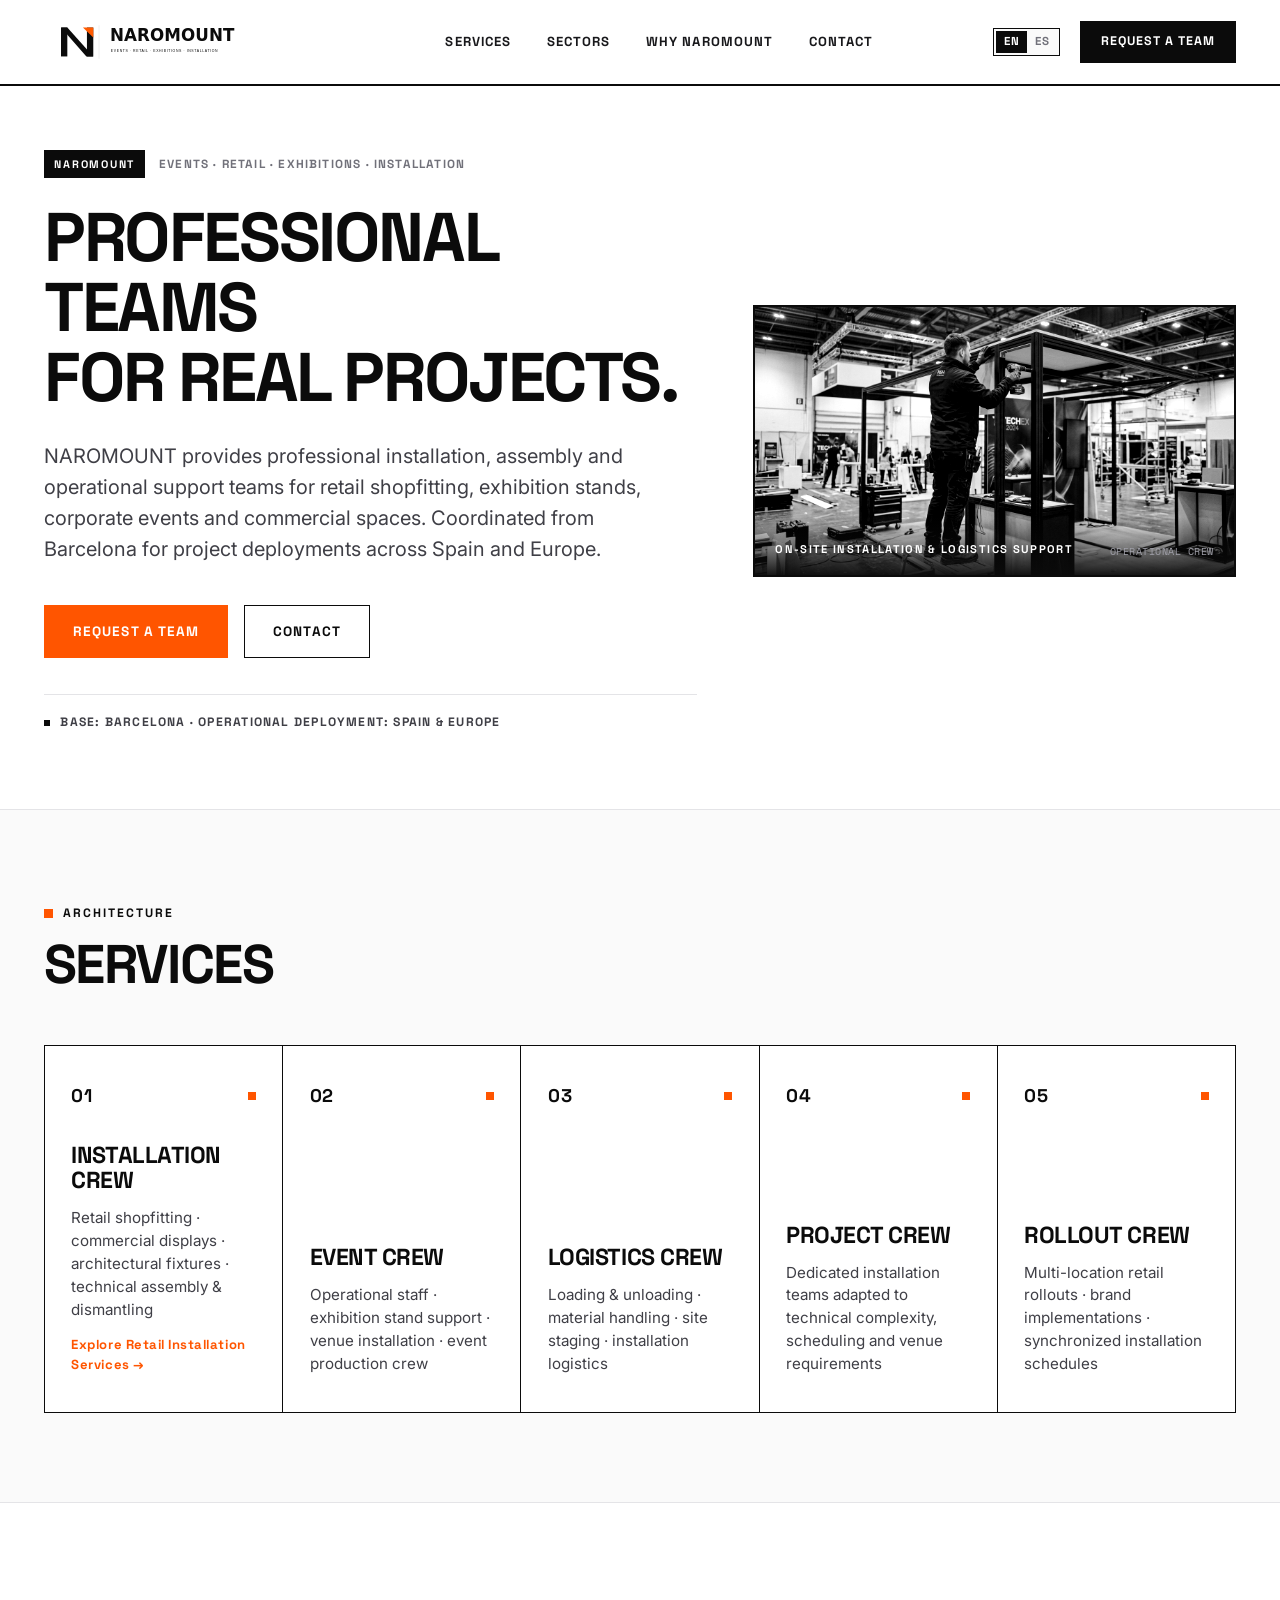
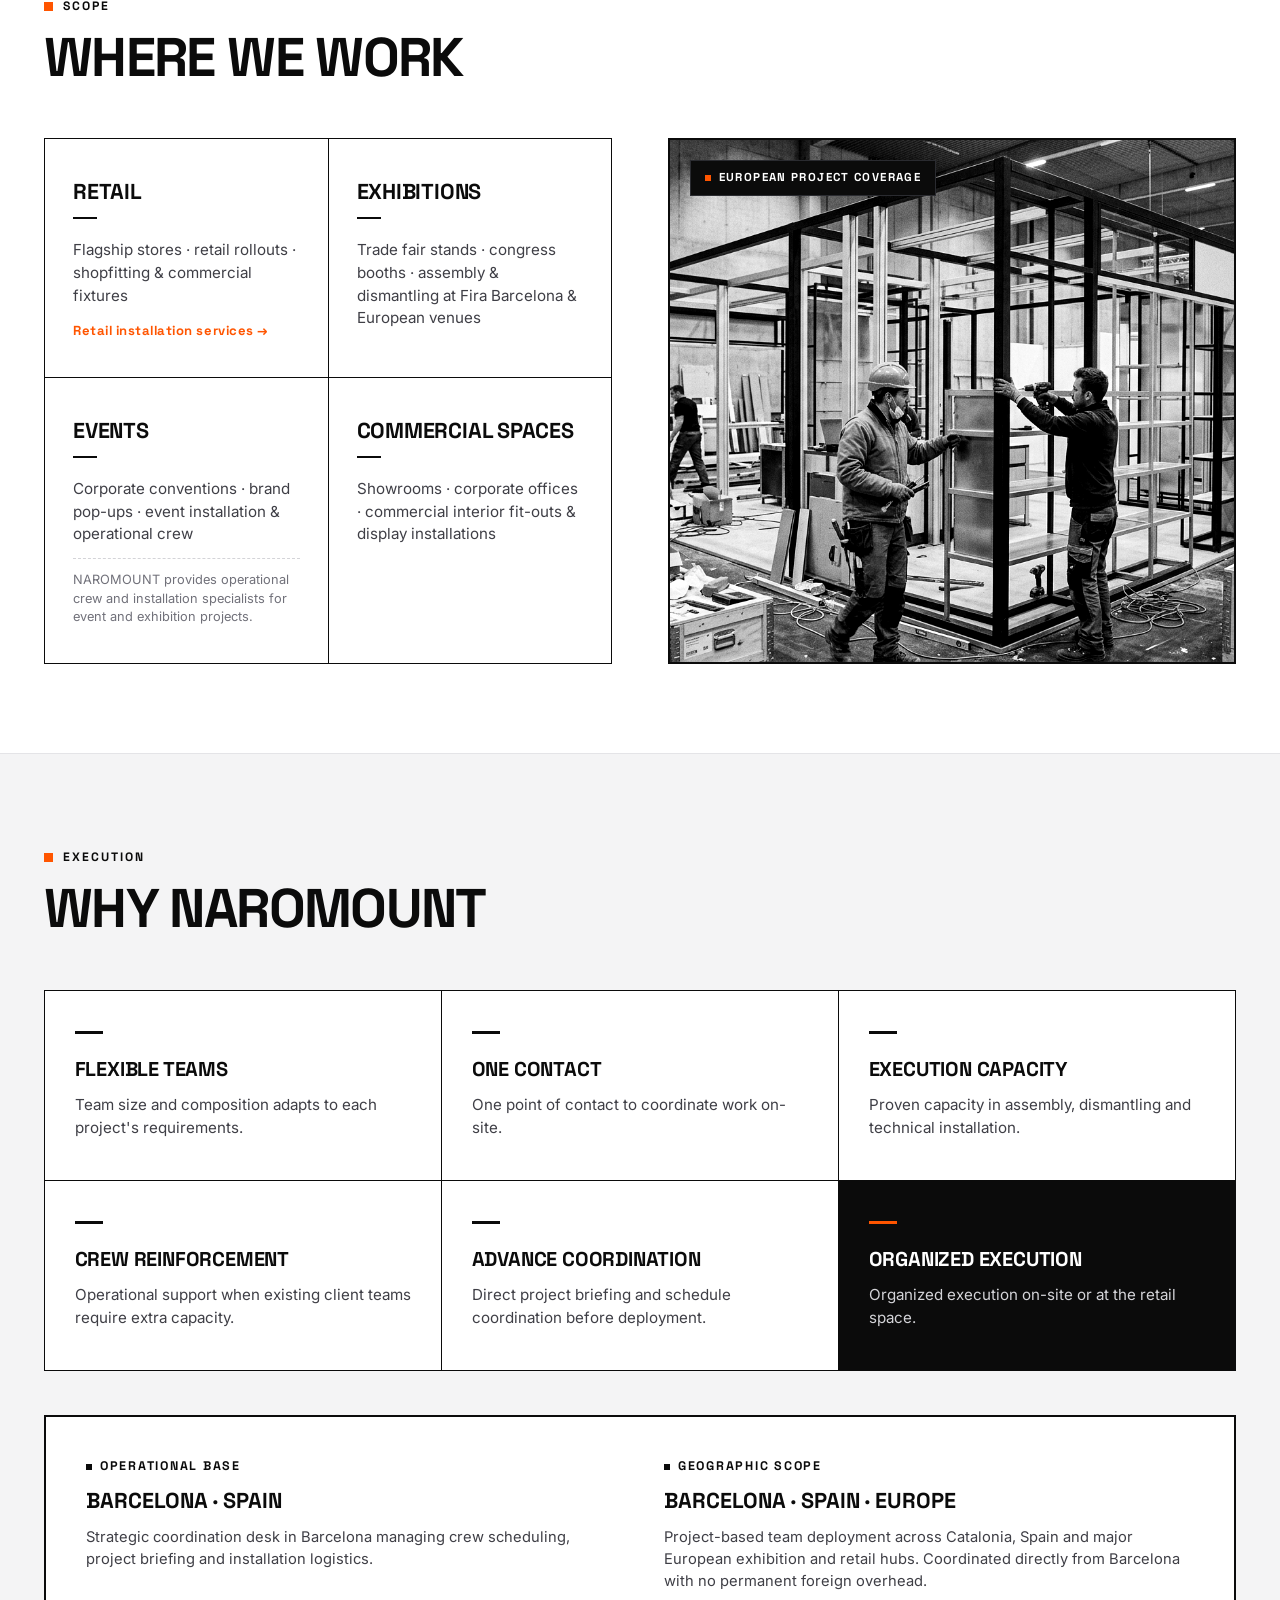
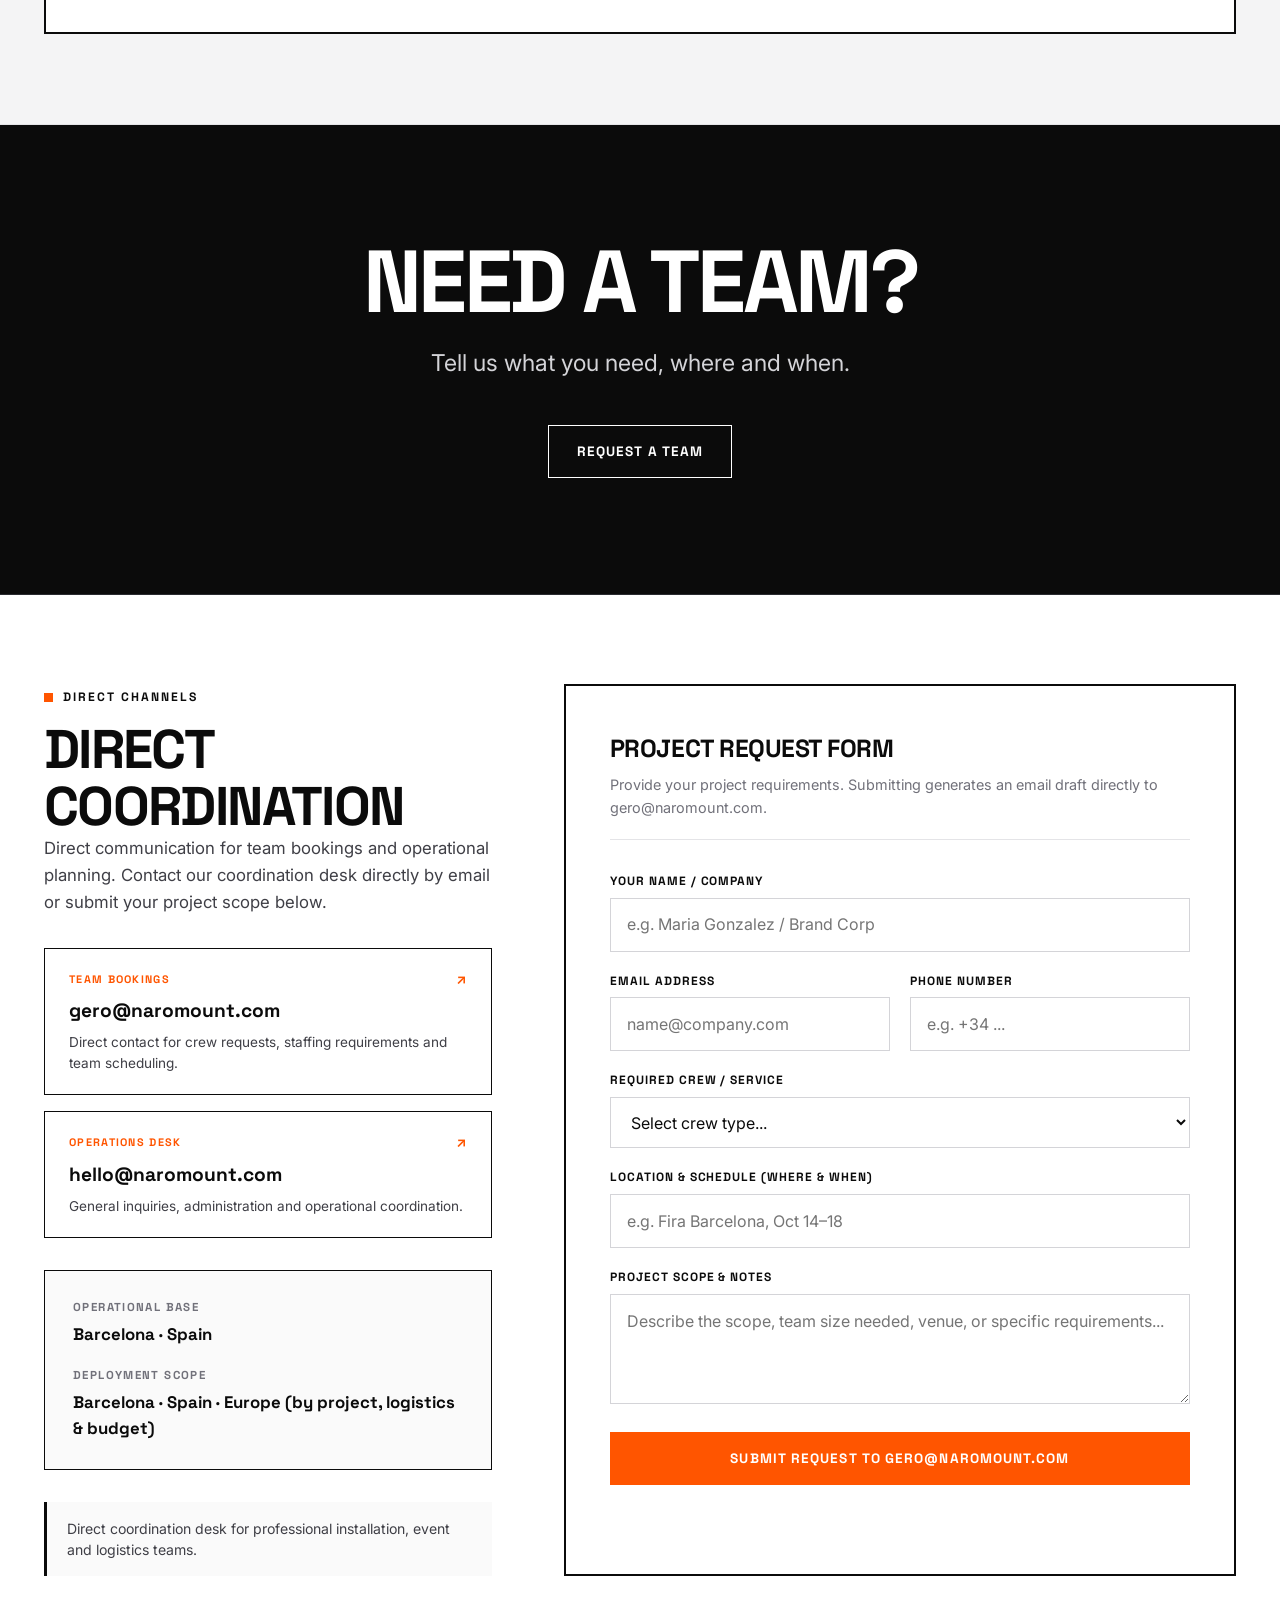
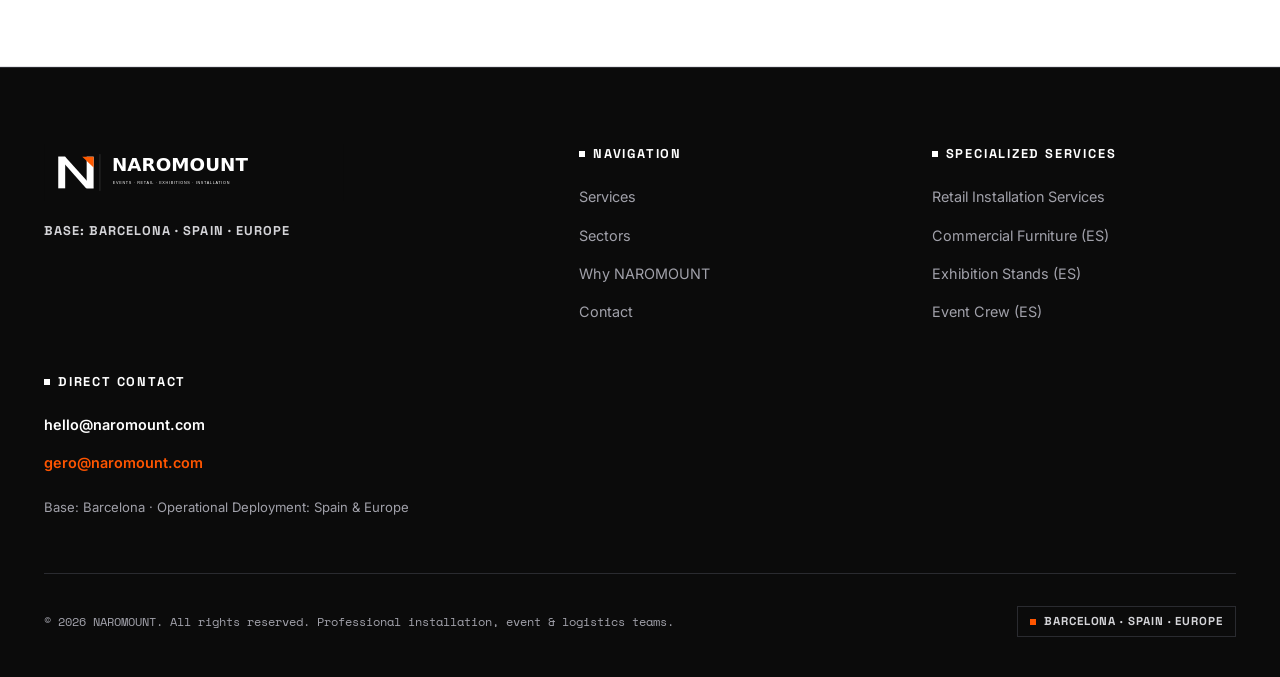
<file: index.html>
<!DOCTYPE html>
<html lang="en">
<head>
  <meta charset="UTF-8">
  <meta name="viewport" content="width=device-width, initial-scale=1.0">
  <title data-i18n="meta.title">NAROMOUNT — Installation, Retail Shopfitting &amp; Exhibition Crew | Barcelona</title>
  
  <!-- SEO & Commercial Search Meta -->
  <meta name="description" content="Professional crews for retail shopfitting, exhibition stand assembly, events and commercial logistics. Based in Barcelona, deploying across Spain and Europe.">
  <meta name="theme-color" content="#0B0B0B">

  <!-- Canonical URL & Bilingual Hreflang (Verified Search Console) -->
  <link rel="canonical" href="https://naromount.com/">
  <link rel="alternate" hreflang="en" href="https://naromount.com/">
  <link rel="alternate" hreflang="es" href="https://naromount.com/es/">
  <link rel="alternate" hreflang="x-default" href="https://naromount.com/">

  <!-- Open Graph / Social Media Meta -->
  <meta property="og:title" content="NAROMOUNT — Installation, Retail Shopfitting &amp; Exhibition Crew | Barcelona">
  <meta property="og:description" content="Professional crews for retail shopfitting, exhibition stand assembly, events and commercial logistics. Based in Barcelona, deploying across Spain and Europe.">
  <meta property="og:type" content="website">
  <meta property="og:url" content="https://naromount.com/">
  <meta property="og:image" content="https://naromount.com/assets/images/hero-installation.jpg">
  <meta property="og:image:width" content="1376">
  <meta property="og:image:height" content="768">
  <meta property="og:image:alt" content="NAROMOUNT professional installation specialist on site">
  <meta property="og:locale" content="en_US">
  <meta property="og:locale:alternate" content="es_ES">

  <!-- Twitter / X Preview Card -->
  <meta name="twitter:card" content="summary_large_image">
  <meta name="twitter:title" content="NAROMOUNT — Installation, Retail Shopfitting &amp; Exhibition Crew | Barcelona">
  <meta name="twitter:description" content="Professional crews for retail shopfitting, exhibition stand assembly, events and commercial logistics. Based in Barcelona, deploying across Spain and Europe.">
  <meta name="twitter:image" content="https://naromount.com/assets/images/hero-installation.jpg">

  <!-- Structured Data: Schema.org ProfessionalService (Verified Business Parameters Only) -->
  <script type="application/ld+json">
  {
    "@context": "https://schema.org",
    "@type": "ProfessionalService",
    "@id": "https://naromount.com/#business",
    "name": "NAROMOUNT",
    "url": "https://naromount.com/",
    "logo": "https://naromount.com/favicon.svg",
    "image": "https://naromount.com/assets/images/hero-installation.jpg",
    "description": "Professional teams for retail shopfitting, exhibition stand assembly, event installation and commercial logistics based in Barcelona, with project deployment across Spain and Europe.",
    "address": {
      "@type": "PostalAddress",
      "addressLocality": "Barcelona",
      "addressRegion": "Catalonia",
      "addressCountry": "ES"
    },
    "areaServed": [
      {
        "@type": "City",
        "name": "Barcelona"
      },
      {
        "@type": "Country",
        "name": "Spain"
      },
      {
        "@type": "Continent",
        "name": "Europe"
      }
    ],
    "hasOfferCatalog": {
      "@type": "OfferCatalog",
      "name": "Installation & Operational Crew Services",
      "itemListElement": [
        {
          "@type": "Offer",
          "itemOffered": {
            "@type": "Service",
            "name": "Retail Installation & Shopfitting Crew",
            "url": "https://naromount.com/en/retail-installation/",
            "description": "Store installation, commercial display assembly, and multi-location retail rollouts."
          }
        },
        {
          "@type": "Offer",
          "itemOffered": {
            "@type": "Service",
            "name": "Exhibition Stand Assembly & Dismantling",
            "description": "Technical assembly, booth setup, and dismantling for trade fairs and congresses."
          }
        },
        {
          "@type": "Offer",
          "itemOffered": {
            "@type": "Service",
            "name": "Event Operational Crew & Support",
            "description": "Operational staff and technical installation support for corporate events and exhibitions."
          }
        },
        {
          "@type": "Offer",
          "itemOffered": {
            "@type": "Service",
            "name": "Commercial Logistics Crew",
            "description": "Loading, unloading, material handling, and site logistics for commercial installation projects."
          }
        }
      ]
    },
    "contactPoint": [
      {
        "@type": "ContactPoint",
        "email": "gero@naromount.com",
        "contactType": "customer service",
        "availableLanguage": ["English", "Spanish"]
      },
      {
        "@type": "ContactPoint",
        "email": "hello@naromount.com",
        "contactType": "general inquiries",
        "availableLanguage": ["English", "Spanish"]
      }
    ]
  }
  </script>

  <!-- Favicon -->
  <link rel="icon" type="image/svg+xml" href="favicon.svg">

  <!-- Contemporary Google Fonts: Space Grotesk, Inter & Space Mono -->
  <link rel="preconnect" href="https://fonts.googleapis.com">
  <link rel="preconnect" href="https://fonts.gstatic.com" crossorigin>
  <link href="https://fonts.googleapis.com/css2?family=Inter:wght@400;500;600;700&family=Space+Grotesk:wght@500;600;700;800&family=Space+Mono:wght@400;700&display=swap" rel="stylesheet">

  <!-- Core Stylesheet -->
  <link rel="stylesheet" href="css/style.css">
</head>
<body>

  <!-- Accessible Skip Link -->
  <a href="#main-content" class="skip-link">Skip to main content</a>

  <!-- ========================================================================
       HEADER & NAVIGATION (NAROMOUNT V1)
       ======================================================================== -->
  <header class="site-header" role="banner">
    <div class="container header-inner">
      
      <!-- Brand Logo (Official V1.1 SVG) -->
      <a href="/" class="brand" aria-label="NAROMOUNT — Events, Retail, Exhibitions, Installation">
        <img 
          src="assets/brand/naromount-logo-horizontal.svg" 
          alt="NAROMOUNT — Events, Retail, Exhibitions, Installation" 
          class="brand-logo"
          width="950" 
          height="180"
        >
      </a>

      <!-- Desktop Navigation -->
      <nav class="nav-desktop" aria-label="Main Navigation">
        <a href="#services" class="nav-link" data-i18n="nav.services">Services</a>
        <a href="#sectors" class="nav-link" data-i18n="nav.sectors">Sectors</a>
        <a href="#why-naromount" class="nav-link" data-i18n="nav.why">Why NAROMOUNT</a>
        <a href="#contact" class="nav-link" data-i18n="nav.contact">Contact</a>
      </nav>

      <!-- Actions: Language Selector & Primary CTA -->
      <div class="header-actions">
        <!-- Language Switcher: ES / EN -->
        <div class="lang-selector" role="group" aria-label="Language selection">
          <span class="lang-btn active" data-lang="en" aria-current="page">EN</span>
          <a href="/es/" class="lang-btn" data-lang="es" aria-label="Cambiar a español">ES</a>
        </div>

        <!-- Header CTA (Real Mailto Booking) -->
        <a href="mailto:gero@naromount.com?subject=Team%20Request%20%E2%80%94%20NAROMOUNT" class="btn btn-primary btn-sm header-cta-btn" data-i18n="nav.request">Request a Team</a>

        <!-- Mobile Menu Toggle Button -->
        <button type="button" class="mobile-menu-toggle" aria-label="Open navigation menu" aria-expanded="false" aria-controls="mobile-nav">
          <span></span>
          <span></span>
          <span></span>
        </button>
      </div>

    </div>

    <!-- Mobile Navigation Drawer -->
    <div id="mobile-nav" class="mobile-nav-drawer" role="dialog" aria-modal="true" aria-label="Mobile Navigation">
      <ul class="mobile-nav-list">
        <li><a href="#services" data-i18n="nav.services">Services</a></li>
        <li><a href="#sectors" data-i18n="nav.sectors">Sectors</a></li>
        <li><a href="#why-naromount" data-i18n="nav.why">Why NAROMOUNT</a></li>
        <li><a href="#contact" data-i18n="nav.contact">Contact</a></li>
      </ul>
      <div class="mobile-nav-cta">
        <a href="mailto:gero@naromount.com?subject=Team%20Request%20%E2%80%94%20NAROMOUNT" class="btn btn-accent" style="width: 100%;" data-i18n="nav.request">Request a Team</a>
      </div>
    </div>
  </header>

  <!-- ========================================================================
       MAIN CONTENT
       ======================================================================== -->
  <main id="main-content">

    <!-- HERO SECTION -->
    <section class="hero-section" id="hero" aria-labelledby="hero-title">
      <div class="container">
        <div class="hero-grid">
          
          <!-- Hero Text Content -->
          <div class="hero-content">
            <div class="hero-meta-bar">
              <span class="hero-badge-tag">NAROMOUNT</span>
              <span data-i18n="hero.descriptor">EVENTS · RETAIL · EXHIBITIONS · INSTALLATION</span>
            </div>

            <h1 id="hero-title" class="hero-title" data-i18n="hero.title">
              Professional teams<br>for real projects.
            </h1>

            <p class="hero-subtitle" data-i18n="hero.subtitle">
              NAROMOUNT provides professional installation, assembly and operational support teams for retail shopfitting, exhibition stands, corporate events and commercial spaces. Coordinated from Barcelona for project deployments across Spain and Europe.
            </p>

            <div class="hero-cta-group">
              <a href="mailto:gero@naromount.com?subject=Team%20Request%20%E2%80%94%20NAROMOUNT" class="btn btn-accent" data-i18n="hero.ctaPrimary">Request a Team</a>
              <a href="#contact" class="btn btn-secondary" data-i18n="hero.ctaSecondary">Contact</a>
            </div>

            <div class="hero-base-note">
              <span class="dot" aria-hidden="true"></span>
              <span data-i18n="hero.base">Base: Barcelona · Operational Deployment: Spain &amp; Europe</span>
            </div>
          </div>

          <!-- Hero Photography Placeholder (Visual Editorial Asset) -->
          <div class="hero-media-wrapper">
            <img 
              src="assets/images/hero-installation.jpg" 
              alt="Installation specialist working on architectural display structure" 
              class="hero-image"
              width="1376"
              height="768"
              fetchpriority="high"
            >
            <div class="hero-media-caption">
              <span class="hero-caption-spec" data-i18n="hero.mediaSpec">On-site Installation &amp; Logistics Support</span>
              <span class="hero-caption-tag" data-i18n="hero.mediaTag">OPERATIONAL CREW</span>
            </div>
          </div>

        </div>
      </div>
    </section>

    <!-- SERVICES SECTION (Definitive 5 Crews Architecture) -->
    <section class="services-section" id="services" aria-labelledby="services-title">
      <div class="container">
        
        <div class="section-header">
          <span class="section-label" data-i18n="services.label">Architecture</span>
          <h2 id="services-title" class="section-title" data-i18n="services.title">Services</h2>
        </div>

        <div class="services-grid">
          
          <!-- 01 INSTALLATION CREW -->
          <div class="service-card">
            <div class="service-card-top">
              <span class="service-index">01</span>
              <span class="service-mark" aria-hidden="true"></span>
            </div>
            <div class="service-card-content">
              <h3 class="service-title" data-i18n="services.s1.title">INSTALLATION CREW</h3>
              <p class="service-desc" data-i18n="services.s1.desc">Retail shopfitting · commercial displays · architectural fixtures · technical assembly &amp; dismantling</p>
              <a href="/en/retail-installation/" class="service-card-link">Explore Retail Installation Services →</a>
            </div>
          </div>

          <!-- 02 EVENT CREW -->
          <div class="service-card">
            <div class="service-card-top">
              <span class="service-index">02</span>
              <span class="service-mark" aria-hidden="true"></span>
            </div>
            <div class="service-card-content">
              <h3 class="service-title" data-i18n="services.s2.title">EVENT CREW</h3>
              <p class="service-desc" data-i18n="services.s2.desc">Operational staff · exhibition stand support · venue installation · event production crew</p>
            </div>
          </div>

          <!-- 03 LOGISTICS CREW -->
          <div class="service-card">
            <div class="service-card-top">
              <span class="service-index">03</span>
              <span class="service-mark" aria-hidden="true"></span>
            </div>
            <div class="service-card-content">
              <h3 class="service-title" data-i18n="services.s3.title">LOGISTICS CREW</h3>
              <p class="service-desc" data-i18n="services.s3.desc">Loading &amp; unloading · material handling · site staging · installation logistics</p>
            </div>
          </div>

          <!-- 04 PROJECT CREW -->
          <div class="service-card">
            <div class="service-card-top">
              <span class="service-index">04</span>
              <span class="service-mark" aria-hidden="true"></span>
            </div>
            <div class="service-card-content">
              <h3 class="service-title" data-i18n="services.s4.title">PROJECT CREW</h3>
              <p class="service-desc" data-i18n="services.s4.desc">Dedicated installation teams adapted to technical complexity, scheduling and venue requirements</p>
            </div>
          </div>

          <!-- 05 ROLLOUT CREW -->
          <div class="service-card">
            <div class="service-card-top">
              <span class="service-index">05</span>
              <span class="service-mark" aria-hidden="true"></span>
            </div>
            <div class="service-card-content">
              <h3 class="service-title" data-i18n="services.s5.title">ROLLOUT CREW</h3>
              <p class="service-desc" data-i18n="services.s5.desc">Multi-location retail rollouts · brand implementations · synchronized installation schedules</p>
            </div>
          </div>

        </div>

      </div>
    </section>

    <!-- SECTORS SECTION (WHERE WE WORK) -->
    <section class="sectors-section" id="sectors" aria-labelledby="sectors-title">
      <div class="container">
        
        <div class="section-header">
          <span class="section-label" data-i18n="sectors.label">Scope</span>
          <h2 id="sectors-title" class="section-title" data-i18n="sectors.title">Where We Work</h2>
        </div>

        <div class="sectors-layout">
          
          <!-- 4 Modular Sectors Blocks -->
          <div class="sectors-grid">
            
            <div class="sector-block">
              <h3 class="sector-name" data-i18n="sectors.retail.title">Retail</h3>
              <p class="sector-detail" data-i18n="sectors.retail.desc">Flagship stores · retail rollouts · shopfitting &amp; commercial fixtures</p>
              <a href="/en/retail-installation/" class="service-card-link">Retail installation services →</a>
            </div>

            <div class="sector-block">
              <h3 class="sector-name" data-i18n="sectors.exhibitions.title">Exhibitions</h3>
              <p class="sector-detail" data-i18n="sectors.exhibitions.desc">Trade fair stands · congress booths · assembly &amp; dismantling at Fira Barcelona &amp; European venues</p>
            </div>

            <div class="sector-block">
              <h3 class="sector-name" data-i18n="sectors.events.title">Events</h3>
              <p class="sector-detail" data-i18n="sectors.events.desc">Corporate conventions · brand pop-ups · event installation &amp; operational crew</p>
              <p class="sector-clarification" data-i18n="sectors.events.note">NAROMOUNT provides operational crew and installation specialists for event and exhibition projects.</p>
            </div>

            <div class="sector-block">
              <h3 class="sector-name" data-i18n="sectors.spaces.title">Commercial Spaces</h3>
              <p class="sector-detail" data-i18n="sectors.spaces.desc">Showrooms · corporate offices · commercial interior fit-outs &amp; display installations</p>
            </div>

          </div>

          <!-- Editorial Photography Accent -->
          <div class="sectors-media-feature">
            <img 
              src="assets/images/sectors-retail.jpg" 
              alt="Retail shopfitting and architectural display installation in progress" 
              class="sectors-image"
              width="800"
              height="600"
              loading="lazy"
            >
            <div class="sectors-overlay-badge" data-i18n="sectors.badge">European Project Coverage</div>
          </div>

        </div>

      </div>
    </section>

    <!-- WHY NAROMOUNT SECTION (Concrete Operational Pillars) -->
    <section class="why-section" id="why-naromount" aria-labelledby="why-title">
      <div class="container">
        
        <div class="section-header">
          <span class="section-label" data-i18n="why.label">Execution</span>
          <h2 id="why-title" class="section-title" data-i18n="why.title">Why NAROMOUNT</h2>
        </div>

        <div class="why-grid">
          
          <!-- Pillar 1 -->
          <div class="why-card">
            <div class="why-card-bar" aria-hidden="true"></div>
            <h3 class="why-title" data-i18n="why.card1.title">Flexible Teams</h3>
            <p class="why-desc" data-i18n="why.card1.desc">Team size and composition adapts to each project's requirements.</p>
          </div>

          <!-- Pillar 2 -->
          <div class="why-card">
            <div class="why-card-bar" aria-hidden="true"></div>
            <h3 class="why-title" data-i18n="why.card2.title">One Contact</h3>
            <p class="why-desc" data-i18n="why.card2.desc">One point of contact to coordinate work on-site.</p>
          </div>

          <!-- Pillar 3 -->
          <div class="why-card">
            <div class="why-card-bar" aria-hidden="true"></div>
            <h3 class="why-title" data-i18n="why.card3.title">Execution Capacity</h3>
            <p class="why-desc" data-i18n="why.card3.desc">Proven capacity in assembly, dismantling and technical installation.</p>
          </div>

          <!-- Pillar 4 -->
          <div class="why-card">
            <div class="why-card-bar" aria-hidden="true"></div>
            <h3 class="why-title" data-i18n="why.card4.title">Crew Reinforcement</h3>
            <p class="why-desc" data-i18n="why.card4.desc">Operational support when existing client teams require extra capacity.</p>
          </div>

          <!-- Pillar 5 -->
          <div class="why-card">
            <div class="why-card-bar" aria-hidden="true"></div>
            <h3 class="why-title" data-i18n="why.card5.title">Advance Coordination</h3>
            <p class="why-desc" data-i18n="why.card5.desc">Direct project briefing and schedule coordination before deployment.</p>
          </div>

          <!-- Pillar 6 -->
          <div class="why-card highlight">
            <div class="why-card-bar" aria-hidden="true"></div>
            <h3 class="why-title" data-i18n="why.card6.title">Organized Execution</h3>
            <p class="why-desc" data-i18n="why.card6.desc">Organized execution on-site or at the retail space.</p>
          </div>

        </div>

        <!-- Geographic Scope Callout Box (Base vs. Reach) -->
        <div class="scope-callout-box">
          <div>
            <span class="scope-item-title" data-i18n="why.scope.baseTitle">Operational Base</span>
            <div class="scope-item-headline" data-i18n="why.scope.baseText">Barcelona · Spain</div>
            <p class="scope-item-desc" data-i18n="why.scope.baseDesc">Strategic coordination desk in Barcelona managing crew scheduling, project briefing and installation logistics.</p>
          </div>
          <div>
            <span class="scope-item-title" data-i18n="why.scope.reachTitle">Geographic Scope</span>
            <div class="scope-item-headline" data-i18n="why.scope.reachText">Barcelona · Spain · Europe</div>
            <p class="scope-item-desc" data-i18n="why.scope.reachDesc">Project-based team deployment across Catalonia, Spain and major European exhibition and retail hubs. Coordinated directly from Barcelona with no permanent foreign overhead.</p>
          </div>
        </div>

      </div>
    </section>

    <!-- FINAL HIGH-IMPACT CTA SECTION -->
    <section class="final-cta-section" id="final-cta" aria-labelledby="cta-headline">
      <div class="container">
        <div class="final-cta-content">
          <h2 id="cta-headline" class="final-cta-headline" data-i18n="final.title">Need a team?</h2>
          <p class="final-cta-subtext" data-i18n="final.subtitle">Tell us what you need, where and when.</p>
          <div class="final-cta-actions">
            <a href="mailto:gero@naromount.com?subject=Team%20Request%20%E2%80%94%20NAROMOUNT" class="btn btn-secondary-light" data-i18n="final.cta">Request a Team</a>
          </div>
        </div>
      </div>
    </section>

    <!-- CONTACT SECTION (Real Channels & Mailto-Assisted Form) -->
    <section class="contact-section" id="contact" aria-labelledby="contact-title">
      <div class="container">
        
        <div class="contact-grid">
          
          <!-- Left: Direct Channels & Operational Parameters -->
          <div class="contact-info-panel">
            <div>
              <span class="section-label" data-i18n="contact.label">Direct Channels</span>
              <h2 id="contact-title" class="section-title" data-i18n="contact.title">Direct Coordination</h2>
              <p class="contact-intro-text" data-i18n="contact.intro">
                Direct communication for team bookings and operational planning. Contact our coordination desk directly by email or submit your project scope below.
              </p>

              <!-- Real Direct Email Action Cards -->
              <div class="contact-direct-channels">
                <a href="mailto:gero@naromount.com?subject=Team%20Request%20%E2%80%94%20NAROMOUNT" class="contact-channel-card">
                  <div class="contact-channel-header">
                    <span class="contact-channel-badge" data-i18n="contact.cardBookingBadge">Team Bookings</span>
                    <span style="font-size: 0.85rem; font-weight: 700; color: var(--color-accent);" aria-hidden="true">↗</span>
                  </div>
                  <span class="contact-channel-email">gero@naromount.com</span>
                  <p class="contact-channel-desc" data-i18n="contact.cardBookingDesc">Direct contact for crew requests, staffing requirements and team scheduling.</p>
                </a>

                <a href="mailto:hello@naromount.com?subject=Inquiry%20%E2%80%94%20NAROMOUNT" class="contact-channel-card">
                  <div class="contact-channel-header">
                    <span class="contact-channel-badge" data-i18n="contact.cardGeneralBadge">Operations Desk</span>
                    <span style="font-size: 0.85rem; font-weight: 700; color: var(--color-accent);" aria-hidden="true">↗</span>
                  </div>
                  <span class="contact-channel-email">hello@naromount.com</span>
                  <p class="contact-channel-desc" data-i18n="contact.cardGeneralDesc">General inquiries, administration and operational coordination.</p>
                </a>
              </div>

              <!-- Operational Parameters -->
              <div class="operational-specs-box">
                <div class="spec-line">
                  <span class="spec-label" data-i18n="contact.specBaseLabel">Operational Base</span>
                  <span class="spec-value" data-i18n="contact.specBaseVal">Barcelona · Spain</span>
                </div>
                <div class="spec-line">
                  <span class="spec-label" data-i18n="contact.specScopeLabel">Deployment Scope</span>
                  <span class="spec-value" data-i18n="contact.specScopeVal">Barcelona · Spain · Europe (by project, logistics &amp; budget)</span>
                </div>
              </div>
            </div>

            <div class="contact-notice-box" data-i18n="contact.notice">
              Direct coordination desk for professional installation, event and logistics teams.
            </div>
          </div>

          <!-- Right: Mailto-Assisted Project Request Form -->
          <div class="request-form-card">
            <div class="form-header">
              <h3 class="form-title" data-i18n="form.title">Project Request Form</h3>
              <p class="form-subtext" data-i18n="form.subtext">Provide your project requirements. Submitting generates an email draft directly to gero@naromount.com.</p>
            </div>

            <form id="teamRequestForm" novalidate>
              <div class="form-grid">
                
                <div class="form-group">
                  <label for="req-name" class="form-label" data-i18n="form.name">Your Name / Company</label>
                  <input type="text" id="req-name" name="name" class="form-input" placeholder="e.g. Maria Gonzalez / Brand Corp" data-i18n-placeholder="form.namePlaceholder" required>
                </div>

                <div class="form-grid-2col">
                  <div class="form-group">
                    <label for="req-email" class="form-label" data-i18n="form.email">Email Address</label>
                    <input type="email" id="req-email" name="email" class="form-input" placeholder="name@company.com" data-i18n-placeholder="form.emailPlaceholder" required>
                  </div>
                  <div class="form-group">
                    <label for="req-phone" class="form-label" data-i18n="form.phone">Phone Number</label>
                    <input type="tel" id="req-phone" name="phone" class="form-input" placeholder="e.g. +34 ..." data-i18n-placeholder="form.phonePlaceholder">
                  </div>
                </div>

                <div class="form-group">
                  <label for="req-service" class="form-label" data-i18n="form.service">Required Crew / Service</label>
                  <select id="req-service" name="service" class="form-select" required>
                    <option value="" disabled selected data-i18n="form.optSelect">Select crew type...</option>
                    <option value="INSTALLATION CREW" data-i18n="form.optS1">INSTALLATION CREW — Assembly · dismantling · installation</option>
                    <option value="EVENT CREW" data-i18n="form.optS2">EVENT CREW — Operational staff · production · support</option>
                    <option value="LOGISTICS CREW" data-i18n="form.optS3">LOGISTICS CREW — Loading · unloading · preparation · movement</option>
                    <option value="PROJECT CREW" data-i18n="form.optS4">PROJECT CREW — Teams adapted to each project</option>
                    <option value="ROLLOUT CREW" data-i18n="form.optS5">ROLLOUT CREW — Multi-location implementation</option>
                    <option value="OTHER" data-i18n="form.optOther">Other operational requirement (describe in scope below)</option>
                  </select>
                </div>

                <div class="form-group">
                  <label for="req-location" class="form-label" data-i18n="form.location">Location &amp; Schedule (Where &amp; When)</label>
                  <input type="text" id="req-location" name="location" class="form-input" placeholder="e.g. Fira Barcelona, Oct 14–18" data-i18n-placeholder="form.locationPlaceholder" required>
                </div>

                <div class="form-group">
                  <label for="req-message" class="form-label" data-i18n="form.message">Project Scope &amp; Notes</label>
                  <textarea id="req-message" name="message" class="form-textarea" placeholder="Describe the scope, team size needed, venue, or specific requirements..." data-i18n-placeholder="form.messagePlaceholder"></textarea>
                </div>

                <button type="submit" class="btn btn-accent" style="width: 100%; margin-top: 0.5rem;" data-i18n="form.submit">
                  Submit Request to gero@naromount.com
                </button>

              </div>

              <!-- Feedback / Email Client Notice Container -->
              <div id="formFeedback" class="form-feedback" role="alert"></div>
            </form>
          </div>

        </div>

      </div>
    </section>

  </main>

  <!-- ========================================================================
       FOOTER (NAROMOUNT V1)
       ======================================================================== -->
  <footer class="site-footer" role="contentinfo">
    <div class="container">
      
      <div class="footer-top">
        
        <!-- Brand Information -->
        <div class="footer-brand">
          <img 
            src="assets/brand/naromount-logo-horizontal-dark.svg" 
            alt="NAROMOUNT — Events, Retail, Exhibitions, Installation" 
            class="footer-brand-logo"
            width="950" 
            height="180"
            loading="lazy"
          >
          <div class="footer-base-box">
            <span data-i18n="footer.base">Base: Barcelona · Spain · Europe</span>
          </div>
        </div>

        <!-- Navigation Links -->
        <div>
          <h4 class="footer-column-title" data-i18n="footer.colNav">Navigation</h4>
          <ul class="footer-links">
            <li><a href="#services" data-i18n="nav.services">Services</a></li>
            <li><a href="#sectors" data-i18n="nav.sectors">Sectors</a></li>
            <li><a href="#why-naromount" data-i18n="nav.why">Why NAROMOUNT</a></li>
            <li><a href="#contact" data-i18n="nav.contact">Contact</a></li>
          </ul>
        </div>

        <!-- Specialized Services Links -->
        <div>
          <h4 class="footer-column-title">Specialized Services</h4>
          <ul class="footer-links">
            <li><a href="/en/retail-installation/">Retail Installation Services</a></li>
            <li><a href="/es/montaje-mobiliario-comercial/">Commercial Furniture (ES)</a></li>
            <li><a href="/es/montaje-ferias-exposiciones/">Exhibition Stands (ES)</a></li>
            <li><a href="/es/eventos-personal-montaje/">Event Crew (ES)</a></li>
          </ul>
        </div>

        <!-- Direct Contact Column -->
        <div>
          <h4 class="footer-column-title" data-i18n="footer.colContact">Direct Contact</h4>
          <ul class="footer-links">
            <li><a href="mailto:hello@naromount.com" style="color: var(--color-white); font-weight: 600;">hello@naromount.com</a></li>
            <li><a href="mailto:gero@naromount.com" style="color: var(--color-accent); font-weight: 600;">gero@naromount.com</a></li>
            <li style="margin-top: 0.5rem; font-size: 0.82rem; color: var(--color-grey-400);" data-i18n="hero.base">Base: Barcelona · Operational Deployment: Spain &amp; Europe</li>
          </ul>
        </div>

      </div>

      <!-- Footer Bottom -->
      <div class="footer-bottom">
        <div class="footer-copyright">
          &copy; 2026 NAROMOUNT. <span data-i18n="footer.rights">All rights reserved. Professional installation, event &amp; logistics teams.</span>
        </div>
        <div class="footer-status-pill">
          <span class="pulse-dot" aria-hidden="true"></span>
          <span data-i18n="footer.statusScope">Barcelona · Spain · Europe</span>
        </div>
      </div>

    </div>
  </footer>

  <!-- Scripts -->
  <script src="js/main.js"></script>
</body>
</html>
</file>
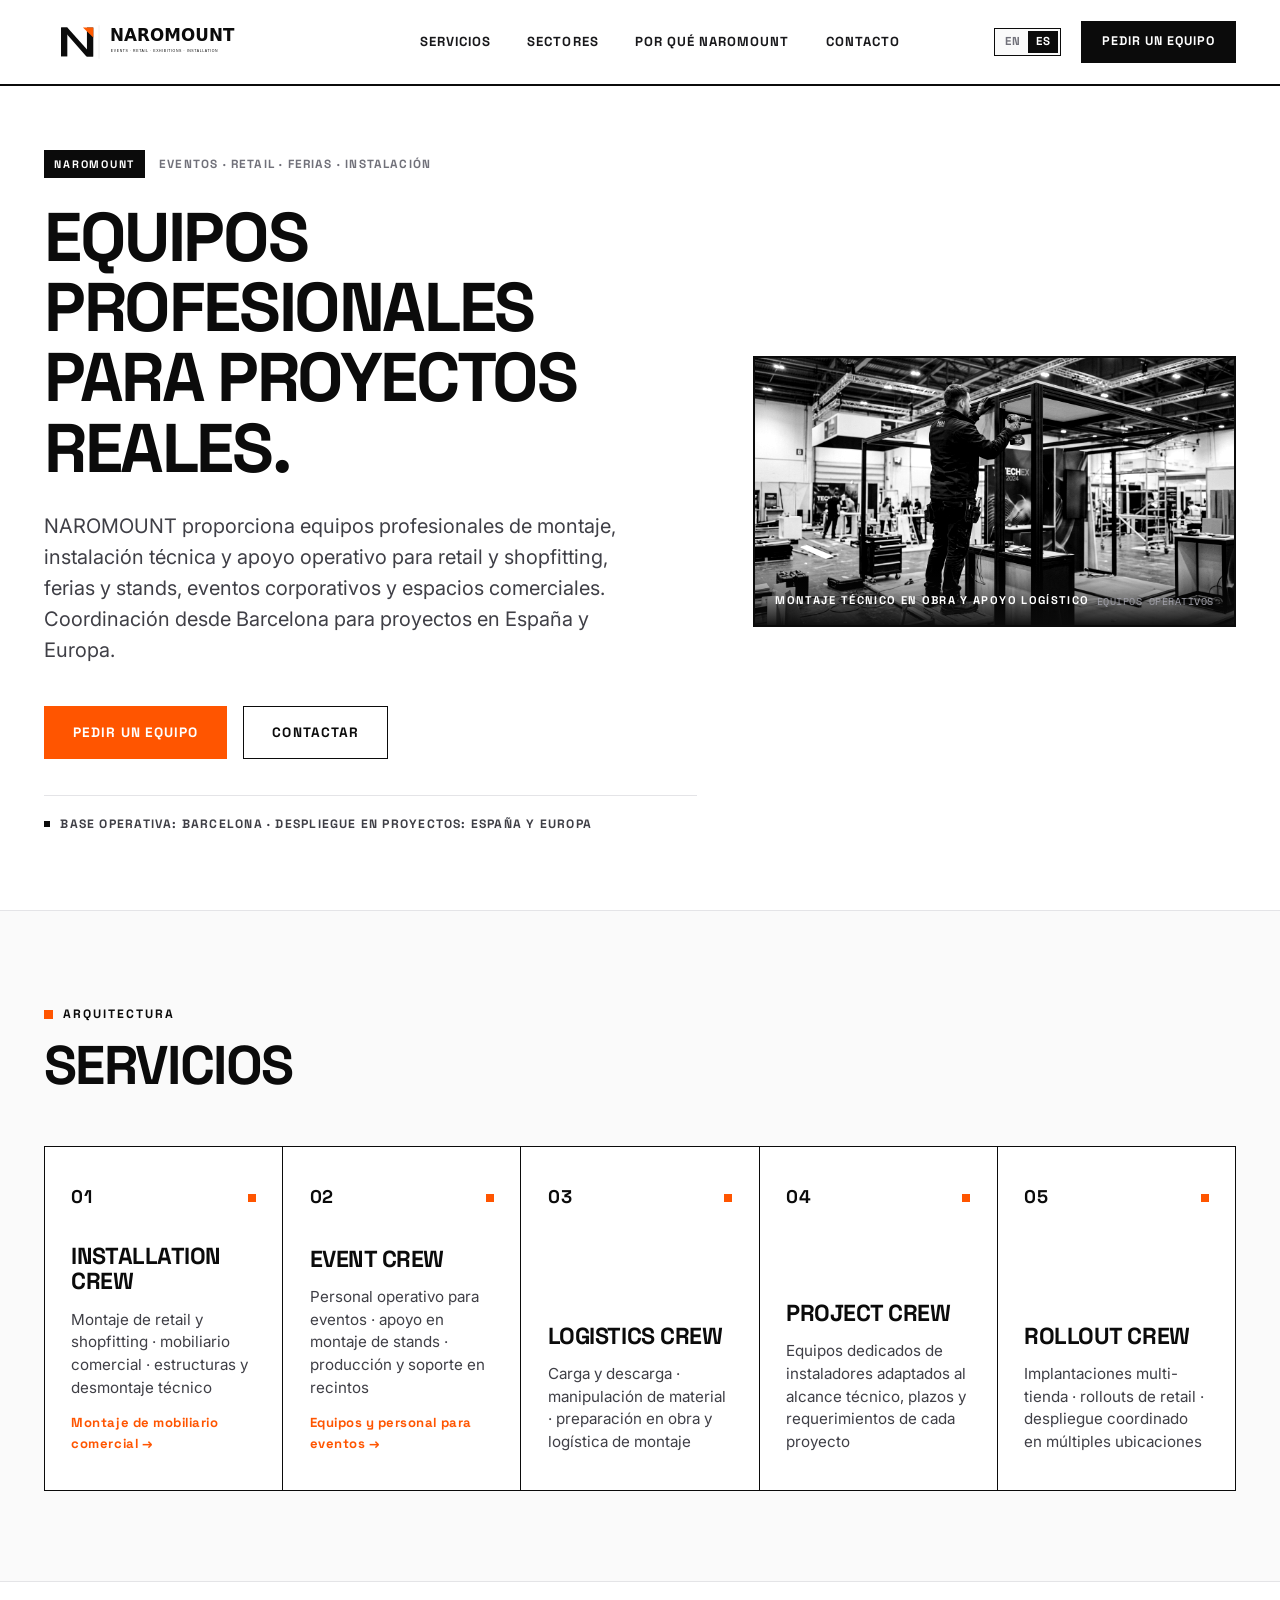
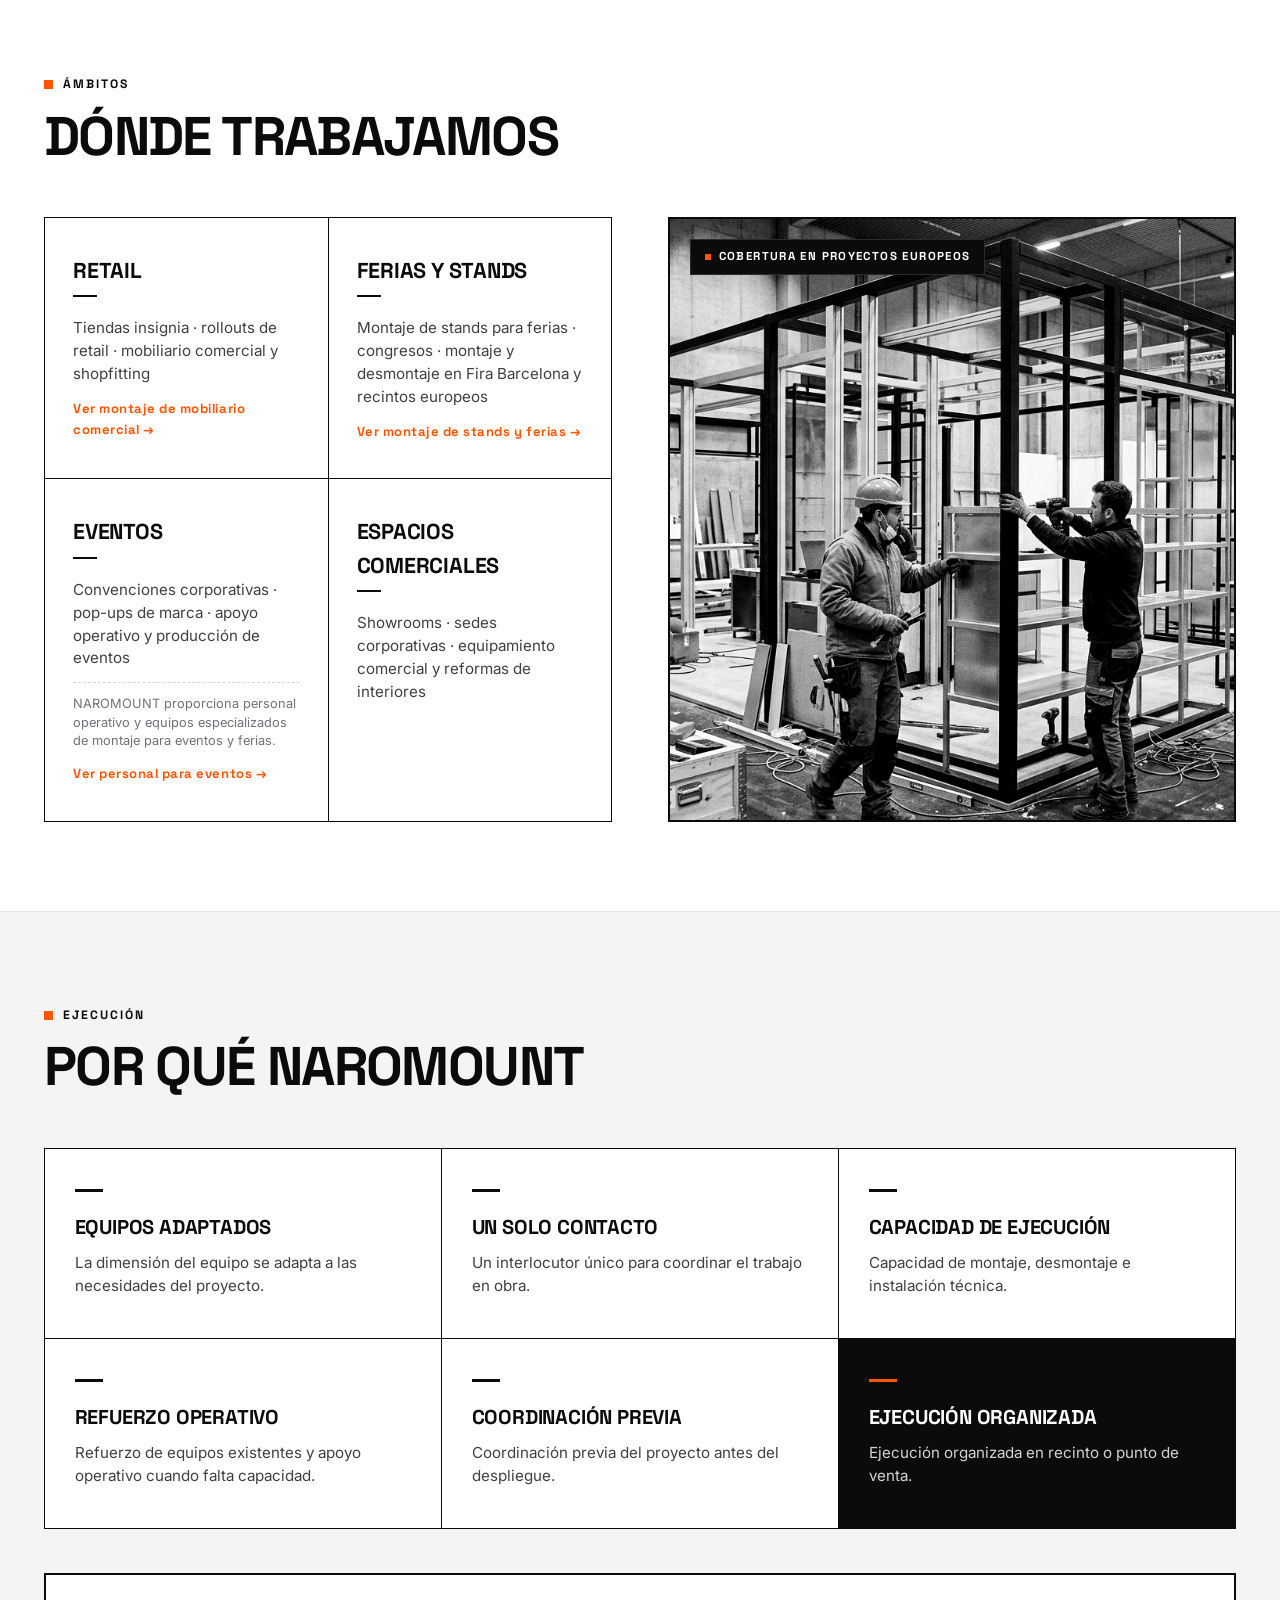
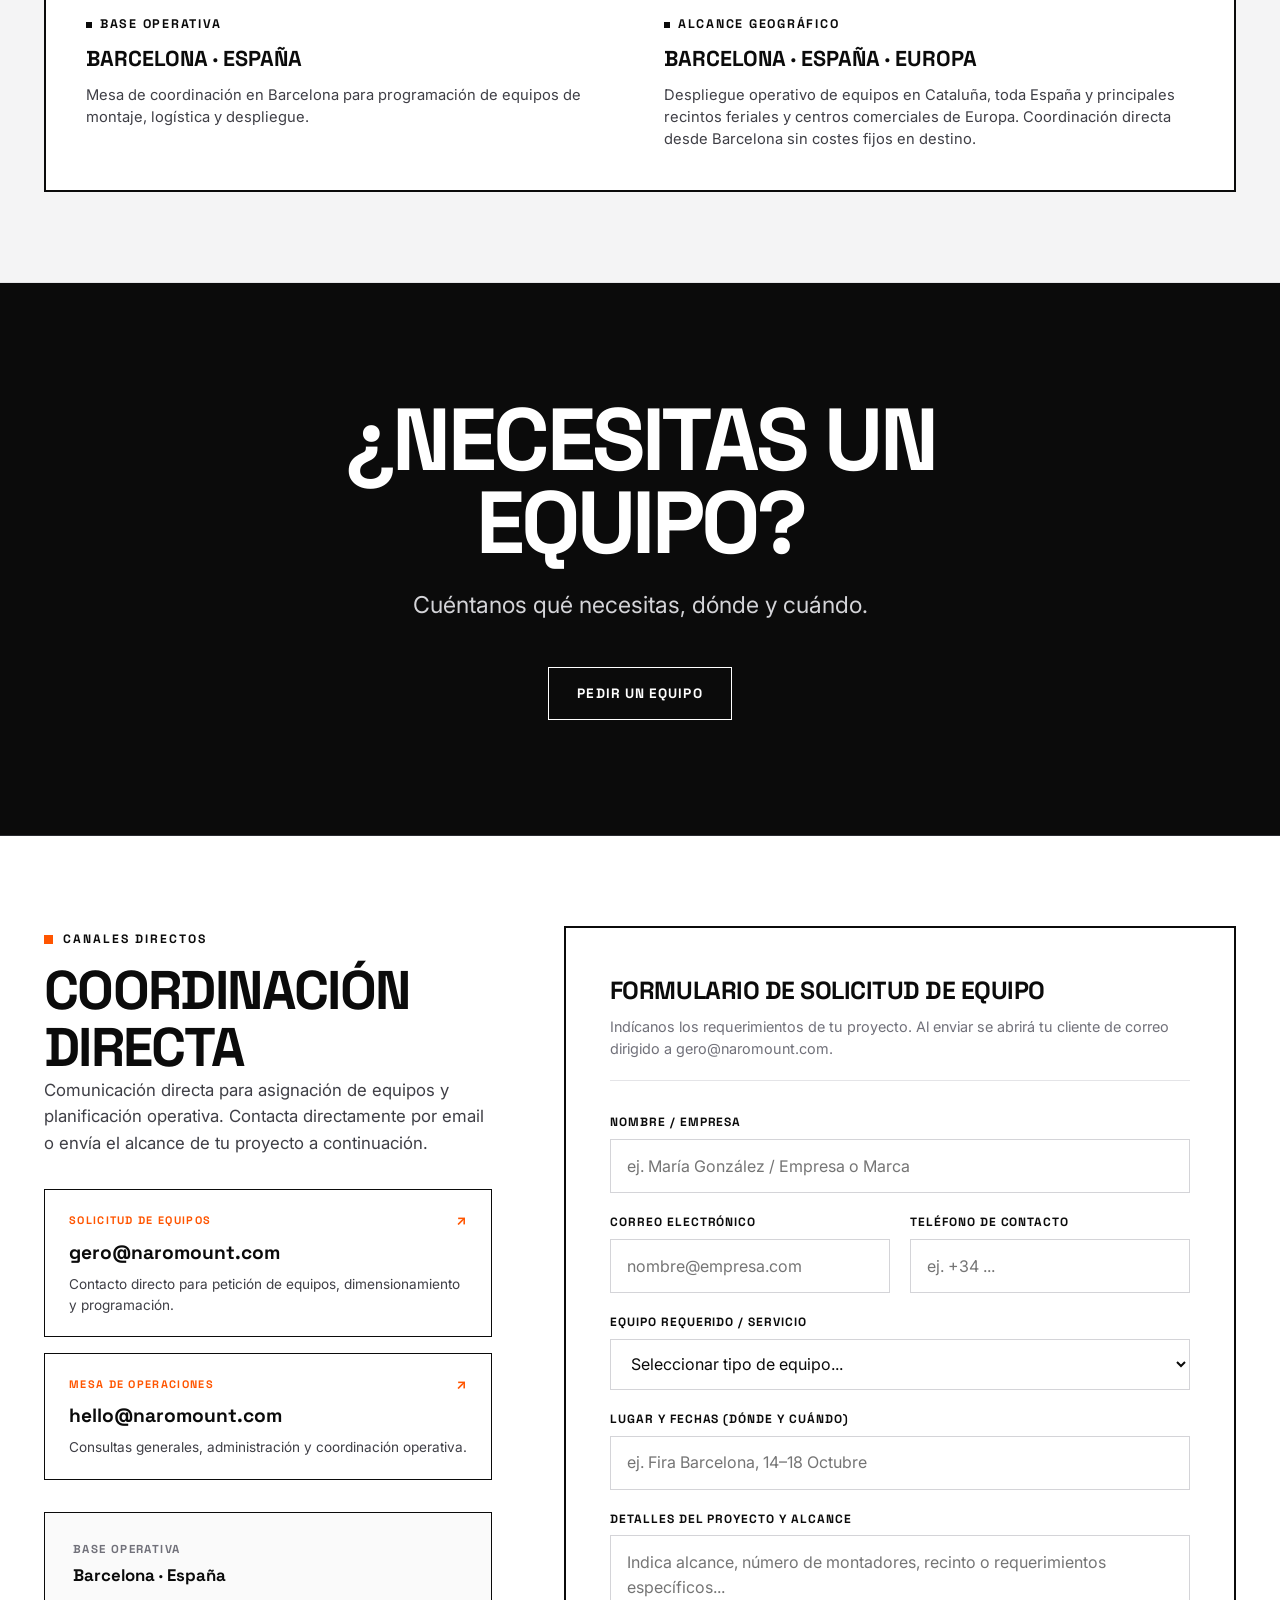
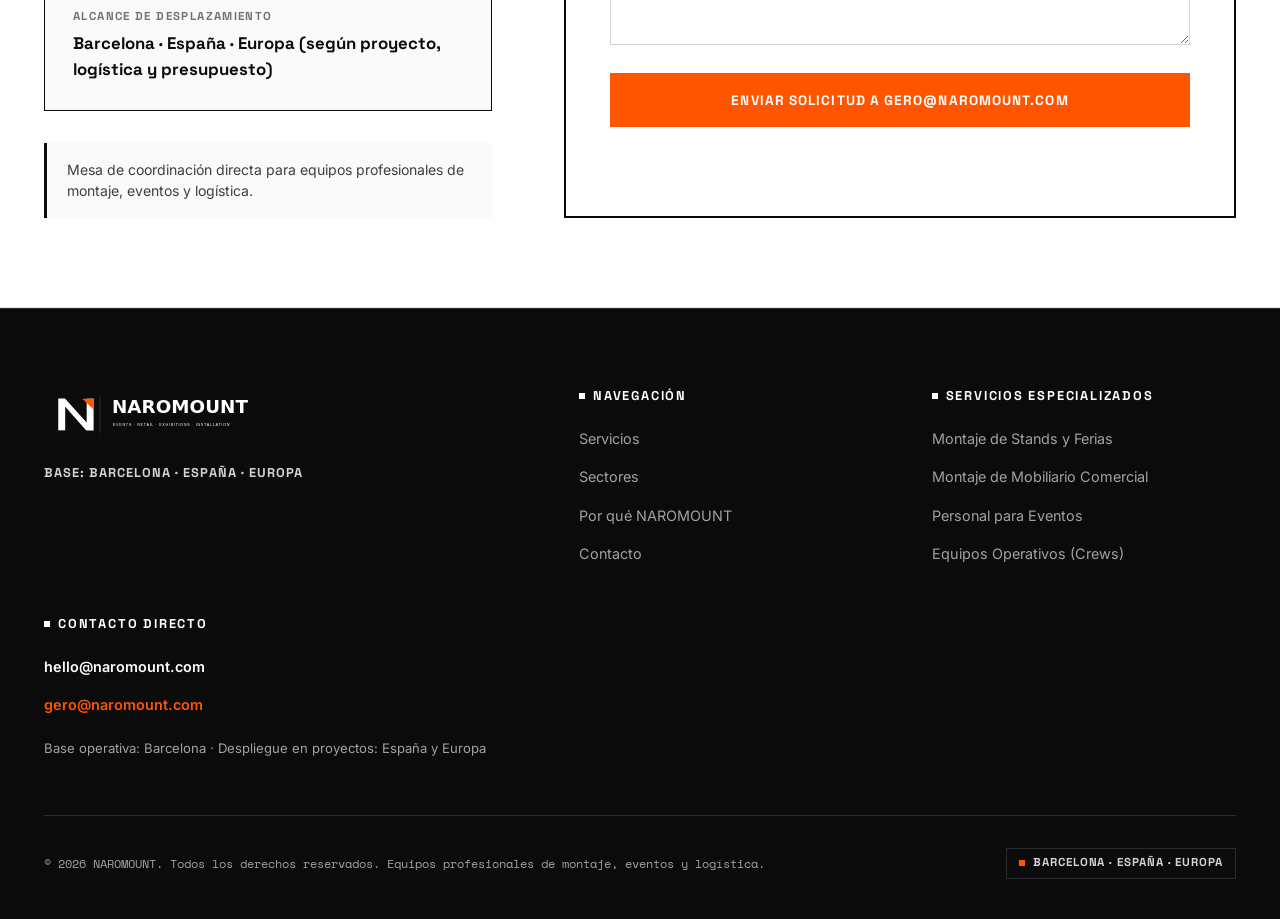
<file: es/index.html>
<!DOCTYPE html>
<html lang="es">
<head>
  <meta charset="UTF-8">
  <meta name="viewport" content="width=device-width, initial-scale=1.0">
  <title data-i18n="meta.title">NAROMOUNT — Montaje de Stands, Retail e Instalación Comercial | Barcelona</title>
  
  <!-- SEO & Commercial Search Meta -->
  <meta name="description" content="Equipos profesionales de montaje para retail, shopfitting, stands en ferias, eventos y logística comercial. Base en Barcelona con despliegue en España y Europa.">
  <meta name="theme-color" content="#0B0B0B">

  <!-- Canonical URL & Bilingual Hreflang (Verified Search Console) -->
  <link rel="canonical" href="https://naromount.com/es/">
  <link rel="alternate" hreflang="en" href="https://naromount.com/">
  <link rel="alternate" hreflang="es" href="https://naromount.com/es/">
  <link rel="alternate" hreflang="x-default" href="https://naromount.com/">

  <!-- Open Graph / Social Media Meta -->
  <meta property="og:title" content="NAROMOUNT — Montaje de Stands, Retail e Instalación Comercial | Barcelona">
  <meta property="og:description" content="Equipos profesionales de montaje para retail, shopfitting, stands en ferias, eventos y logística comercial. Base en Barcelona con despliegue en España y Europa.">
  <meta property="og:type" content="website">
  <meta property="og:url" content="https://naromount.com/es/">
  <meta property="og:image" content="https://naromount.com/assets/images/hero-installation.jpg">
  <meta property="og:image:width" content="1376">
  <meta property="og:image:height" content="768">
  <meta property="og:image:alt" content="Especialista de montaje técnico de NAROMOUNT en obra ferial">
  <meta property="og:locale" content="es_ES">
  <meta property="og:locale:alternate" content="en_US">

  <!-- Twitter / X Preview Card -->
  <meta name="twitter:card" content="summary_large_image">
  <meta name="twitter:title" content="NAROMOUNT — Montaje de Stands, Retail e Instalación Comercial | Barcelona">
  <meta name="twitter:description" content="Equipos profesionales de montaje para retail, shopfitting, stands en ferias, eventos y logística comercial. Base en Barcelona con despliegue en España y Europa.">
  <meta name="twitter:image" content="https://naromount.com/assets/images/hero-installation.jpg">

  <!-- Structured Data: Schema.org ProfessionalService (Spanish Verified Parameters) -->
  <script type="application/ld+json">
  {
    "@context": "https://schema.org",
    "@type": "ProfessionalService",
    "@id": "https://naromount.com/es/#business",
    "name": "NAROMOUNT",
    "url": "https://naromount.com/es/",
    "logo": "https://naromount.com/favicon.svg",
    "image": "https://naromount.com/assets/images/hero-installation.jpg",
    "description": "Equipos profesionales de montaje para retail, shopfitting, stands en ferias, eventos y logística comercial con base en Barcelona y despliegue en proyectos por España y Europa.",
    "address": {
      "@type": "PostalAddress",
      "addressLocality": "Barcelona",
      "addressRegion": "Catalonia",
      "addressCountry": "ES"
    },
    "areaServed": [
      {
        "@type": "City",
        "name": "Barcelona"
      },
      {
        "@type": "Country",
        "name": "Spain"
      },
      {
        "@type": "Continent",
        "name": "Europe"
      }
    ],
    "hasOfferCatalog": {
      "@type": "OfferCatalog",
      "name": "Servicios de Montaje e Instalación Técnica",
      "itemListElement": [
        {
          "@type": "Offer",
          "itemOffered": {
            "@type": "Service",
            "name": "Montaje de Retail y Shopfitting",
            "url": "https://naromount.com/es/montaje-mobiliario-comercial/",
            "description": "Instalación de tiendas, montaje de mobiliario comercial y rollouts multi-tienda."
          }
        },
        {
          "@type": "Offer",
          "itemOffered": {
            "@type": "Service",
            "name": "Montaje y Desmontaje de Stands de Feria",
            "url": "https://naromount.com/es/montaje-ferias-exposiciones/",
            "description": "Montaje técnico, carpintería, estructuras y desmontaje para ferias y congresos."
          }
        },
        {
          "@type": "Offer",
          "itemOffered": {
            "@type": "Service",
            "name": "Personal Operativo para Eventos",
            "url": "https://naromount.com/es/eventos-personal-montaje/",
            "description": "Personal auxiliar y soporte técnico de montaje para eventos corporativos y ferias."
          }
        },
        {
          "@type": "Offer",
          "itemOffered": {
            "@type": "Service",
            "name": "Logística Comercial de Montaje",
            "description": "Carga, descarga, manipulación de material y preparación técnica en obra."
          }
        }
      ]
    },
    "contactPoint": [
      {
        "@type": "ContactPoint",
        "email": "gero@naromount.com",
        "contactType": "customer service",
        "availableLanguage": ["Spanish", "English"]
      },
      {
        "@type": "ContactPoint",
        "email": "hello@naromount.com",
        "contactType": "general inquiries",
        "availableLanguage": ["Spanish", "English"]
      }
    ]
  }
  </script>

  <!-- Favicon -->
  <link rel="icon" type="image/svg+xml" href="/favicon.svg">

  <!-- Contemporary Google Fonts: Space Grotesk, Inter & Space Mono -->
  <link rel="preconnect" href="https://fonts.googleapis.com">
  <link rel="preconnect" href="https://fonts.gstatic.com" crossorigin>
  <link href="https://fonts.googleapis.com/css2?family=Inter:wght@400;500;600;700&family=Space+Grotesk:wght@500;600;700;800&family=Space+Mono:wght@400;700&display=swap" rel="stylesheet">

  <!-- Core Stylesheet (Shared) -->
  <link rel="stylesheet" href="/css/style.css">
</head>
<body>

  <!-- Accessible Skip Link -->
  <a href="#main-content" class="skip-link">Saltar al contenido principal</a>

  <!-- ========================================================================
       HEADER & NAVIGATION (NAROMOUNT V1)
       ======================================================================== -->
  <header class="site-header" role="banner">
    <div class="container header-inner">
      
      <!-- Brand Logo (Official V1.1 SVG) -->
      <a href="/es/" class="brand" aria-label="NAROMOUNT — Eventos, Retail, Ferias, Instalación">
        <img 
          src="/assets/brand/naromount-logo-horizontal.svg" 
          alt="NAROMOUNT — Eventos, Retail, Ferias, Instalación" 
          class="brand-logo"
          width="950" 
          height="180"
        >
      </a>

      <!-- Desktop Navigation -->
      <nav class="nav-desktop" aria-label="Navegación principal">
        <a href="#services" class="nav-link" data-i18n="nav.services">Servicios</a>
        <a href="#sectors" class="nav-link" data-i18n="nav.sectors">Sectores</a>
        <a href="#why-naromount" class="nav-link" data-i18n="nav.why">Por qué NAROMOUNT</a>
        <a href="#contact" class="nav-link" data-i18n="nav.contact">Contacto</a>
      </nav>

      <!-- Actions: Language Selector & Primary CTA -->
      <div class="header-actions">
        <!-- Language Switcher: ES / EN -->
        <div class="lang-selector" role="group" aria-label="Selección de idioma">
          <a href="/" class="lang-btn" data-lang="en" aria-label="Switch to English">EN</a>
          <span class="lang-btn active" data-lang="es" aria-current="page">ES</span>
        </div>

        <!-- Header CTA (Real Mailto Booking) -->
        <a href="mailto:gero@naromount.com?subject=Solicitud%20de%20Equipo%20%E2%80%94%20NAROMOUNT" class="btn btn-primary btn-sm header-cta-btn" data-i18n="nav.request">Pedir un Equipo</a>

        <!-- Mobile Menu Toggle Button -->
        <button type="button" class="mobile-menu-toggle" aria-label="Abrir menú de navegación" aria-expanded="false" aria-controls="mobile-nav">
          <span></span>
          <span></span>
          <span></span>
        </button>
      </div>

    </div>

    <!-- Mobile Navigation Drawer -->
    <div id="mobile-nav" class="mobile-nav-drawer" role="dialog" aria-modal="true" aria-label="Navegación móvil">
      <ul class="mobile-nav-list">
        <li><a href="#services" data-i18n="nav.services">Servicios</a></li>
        <li><a href="#sectors" data-i18n="nav.sectors">Sectores</a></li>
        <li><a href="#why-naromount" data-i18n="nav.why">Por qué NAROMOUNT</a></li>
        <li><a href="#contact" data-i18n="nav.contact">Contacto</a></li>
      </ul>
      <div class="mobile-nav-cta">
        <a href="mailto:gero@naromount.com?subject=Solicitud%20de%20Equipo%20%E2%80%94%20NAROMOUNT" class="btn btn-accent" style="width: 100%;" data-i18n="nav.request">Pedir un Equipo</a>
      </div>
    </div>
  </header>

  <!-- ========================================================================
       MAIN CONTENT
       ======================================================================== -->
  <main id="main-content">

    <!-- HERO SECTION -->
    <section class="hero-section" id="hero" aria-labelledby="hero-title">
      <div class="container">
        <div class="hero-grid">
          
          <!-- Hero Text Content -->
          <div class="hero-content">
            <div class="hero-meta-bar">
              <span class="hero-badge-tag">NAROMOUNT</span>
              <span data-i18n="hero.descriptor">EVENTOS · RETAIL · FERIAS · INSTALACIÓN</span>
            </div>

            <h1 id="hero-title" class="hero-title" data-i18n="hero.title">
              Equipos profesionales<br>para proyectos reales.
            </h1>

            <p class="hero-subtitle" data-i18n="hero.subtitle">
              NAROMOUNT proporciona equipos profesionales de montaje, instalación técnica y apoyo operativo para retail y shopfitting, ferias y stands, eventos corporativos y espacios comerciales. Coordinación desde Barcelona para proyectos en España y Europa.
            </p>

            <div class="hero-cta-group">
              <a href="mailto:gero@naromount.com?subject=Solicitud%20de%20Equipo%20%E2%80%94%20NAROMOUNT" class="btn btn-accent" data-i18n="hero.ctaPrimary">Pedir un Equipo</a>
              <a href="#contact" class="btn btn-secondary" data-i18n="hero.ctaSecondary">Contactar</a>
            </div>

            <div class="hero-base-note">
              <span class="dot" aria-hidden="true"></span>
              <span data-i18n="hero.base">Base operativa: Barcelona · Despliegue en proyectos: España y Europa</span>
            </div>
          </div>

          <!-- Hero Photography (Visual Editorial Asset) -->
          <div class="hero-media-wrapper">
            <img 
              src="/assets/images/hero-installation.jpg" 
              alt="Especialista de montaje técnico trabajando en estructura arquitectónica ferial" 
              class="hero-image"
              width="1376"
              height="768"
              fetchpriority="high"
            >
            <div class="hero-media-caption">
              <span class="hero-caption-spec" data-i18n="hero.mediaSpec">Montaje técnico en obra y apoyo logístico</span>
              <span class="hero-caption-tag" data-i18n="hero.mediaTag">EQUIPOS OPERATIVOS</span>
            </div>
          </div>

        </div>
      </div>
    </section>

    <!-- SERVICES SECTION (Definitive 5 Crews Architecture) -->
    <section class="services-section" id="services" aria-labelledby="services-title">
      <div class="container">
        
        <div class="section-header">
          <span class="section-label" data-i18n="services.label">Arquitectura</span>
          <h2 id="services-title" class="section-title" data-i18n="services.title">Servicios</h2>
        </div>

        <div class="services-grid">
          
          <!-- 01 INSTALLATION CREW -->
          <div class="service-card">
            <div class="service-card-top">
              <span class="service-index">01</span>
              <span class="service-mark" aria-hidden="true"></span>
            </div>
            <div class="service-card-content">
              <h3 class="service-title" data-i18n="services.s1.title">INSTALLATION CREW</h3>
              <p class="service-desc" data-i18n="services.s1.desc">Montaje de retail y shopfitting · mobiliario comercial · estructuras y desmontaje técnico</p>
              <a href="/es/montaje-mobiliario-comercial/" class="service-card-link">Montaje de mobiliario comercial →</a>
            </div>
          </div>

          <!-- 02 EVENT CREW -->
          <div class="service-card">
            <div class="service-card-top">
              <span class="service-index">02</span>
              <span class="service-mark" aria-hidden="true"></span>
            </div>
            <div class="service-card-content">
              <h3 class="service-title" data-i18n="services.s2.title">EVENT CREW</h3>
              <p class="service-desc" data-i18n="services.s2.desc">Personal operativo para eventos · apoyo en montaje de stands · producción y soporte en recintos</p>
              <a href="/es/eventos-personal-montaje/" class="service-card-link">Equipos y personal para eventos →</a>
            </div>
          </div>

          <!-- 03 LOGISTICS CREW -->
          <div class="service-card">
            <div class="service-card-top">
              <span class="service-index">03</span>
              <span class="service-mark" aria-hidden="true"></span>
            </div>
            <div class="service-card-content">
              <h3 class="service-title" data-i18n="services.s3.title">LOGISTICS CREW</h3>
              <p class="service-desc" data-i18n="services.s3.desc">Carga y descarga · manipulación de material · preparación en obra y logística de montaje</p>
            </div>
          </div>

          <!-- 04 PROJECT CREW -->
          <div class="service-card">
            <div class="service-card-top">
              <span class="service-index">04</span>
              <span class="service-mark" aria-hidden="true"></span>
            </div>
            <div class="service-card-content">
              <h3 class="service-title" data-i18n="services.s4.title">PROJECT CREW</h3>
              <p class="service-desc" data-i18n="services.s4.desc">Equipos dedicados de instaladores adaptados al alcance técnico, plazos y requerimientos de cada proyecto</p>
            </div>
          </div>

          <!-- 05 ROLLOUT CREW -->
          <div class="service-card">
            <div class="service-card-top">
              <span class="service-index">05</span>
              <span class="service-mark" aria-hidden="true"></span>
            </div>
            <div class="service-card-content">
              <h3 class="service-title" data-i18n="services.s5.title">ROLLOUT CREW</h3>
              <p class="service-desc" data-i18n="services.s5.desc">Implantaciones multi-tienda · rollouts de retail · despliegue coordinado en múltiples ubicaciones</p>
            </div>
          </div>

        </div>

      </div>
    </section>

    <!-- SECTORS SECTION (WHERE WE WORK) -->
    <section class="sectors-section" id="sectors" aria-labelledby="sectors-title">
      <div class="container">
        
        <div class="section-header">
          <span class="section-label" data-i18n="sectors.label">Ámbitos</span>
          <h2 id="sectors-title" class="section-title" data-i18n="sectors.title">Dónde Trabajamos</h2>
        </div>

        <div class="sectors-layout">
          
          <!-- 4 Modular Sectors Blocks -->
          <div class="sectors-grid">
            
            <div class="sector-block">
              <h3 class="sector-name" data-i18n="sectors.retail.title">Retail</h3>
              <p class="sector-detail" data-i18n="sectors.retail.desc">Tiendas insignia · rollouts de retail · mobiliario comercial y shopfitting</p>
              <a href="/es/montaje-mobiliario-comercial/" class="service-card-link">Ver montaje de mobiliario comercial →</a>
            </div>

            <div class="sector-block">
              <h3 class="sector-name" data-i18n="sectors.exhibitions.title">Ferias y Stands</h3>
              <p class="sector-detail" data-i18n="sectors.exhibitions.desc">Montaje de stands para ferias · congresos · montaje y desmontaje en Fira Barcelona y recintos europeos</p>
              <a href="/es/montaje-ferias-exposiciones/" class="service-card-link">Ver montaje de stands y ferias →</a>
            </div>

            <div class="sector-block">
              <h3 class="sector-name" data-i18n="sectors.events.title">Eventos</h3>
              <p class="sector-detail" data-i18n="sectors.events.desc">Convenciones corporativas · pop-ups de marca · apoyo operativo y producción de eventos</p>
              <p class="sector-clarification" data-i18n="sectors.events.note">NAROMOUNT proporciona personal operativo y equipos especializados de montaje para eventos y ferias.</p>
              <a href="/es/eventos-personal-montaje/" class="service-card-link">Ver personal para eventos →</a>
            </div>

            <div class="sector-block">
              <h3 class="sector-name" data-i18n="sectors.spaces.title">Espacios Comerciales</h3>
              <p class="sector-detail" data-i18n="sectors.spaces.desc">Showrooms · sedes corporativas · equipamiento comercial y reformas de interiores</p>
            </div>

          </div>

          <!-- Editorial Photography Accent -->
          <div class="sectors-media-feature">
            <img 
              src="/assets/images/sectors-retail.jpg" 
              alt="Montaje de carpintería y mobiliario comercial en curso" 
              class="sectors-image"
              width="800"
              height="600"
              loading="lazy"
            >
            <div class="sectors-overlay-badge" data-i18n="sectors.badge">Cobertura en Proyectos Europeos</div>
          </div>

        </div>

      </div>
    </section>

    <!-- WHY NAROMOUNT SECTION (Concrete Operational Pillars) -->
    <section class="why-section" id="why-naromount" aria-labelledby="why-title">
      <div class="container">
        
        <div class="section-header">
          <span class="section-label" data-i18n="why.label">Ejecución</span>
          <h2 id="why-title" class="section-title" data-i18n="why.title">Por qué NAROMOUNT</h2>
        </div>

        <div class="why-grid">
          
          <!-- Pillar 1 -->
          <div class="why-card">
            <div class="why-card-bar" aria-hidden="true"></div>
            <h3 class="why-title" data-i18n="why.card1.title">Equipos Adaptados</h3>
            <p class="why-desc" data-i18n="why.card1.desc">La dimensión del equipo se adapta a las necesidades del proyecto.</p>
          </div>

          <!-- Pillar 2 -->
          <div class="why-card">
            <div class="why-card-bar" aria-hidden="true"></div>
            <h3 class="why-title" data-i18n="why.card2.title">Un Solo Contacto</h3>
            <p class="why-desc" data-i18n="why.card2.desc">Un interlocutor único para coordinar el trabajo en obra.</p>
          </div>

          <!-- Pillar 3 -->
          <div class="why-card">
            <div class="why-card-bar" aria-hidden="true"></div>
            <h3 class="why-title" data-i18n="why.card3.title">Capacidad de Ejecución</h3>
            <p class="why-desc" data-i18n="why.card3.desc">Capacidad de montaje, desmontaje e instalación técnica.</p>
          </div>

          <!-- Pillar 4 -->
          <div class="why-card">
            <div class="why-card-bar" aria-hidden="true"></div>
            <h3 class="why-title" data-i18n="why.card4.title">Refuerzo Operativo</h3>
            <p class="why-desc" data-i18n="why.card4.desc">Refuerzo de equipos existentes y apoyo operativo cuando falta capacidad.</p>
          </div>

          <!-- Pillar 5 -->
          <div class="why-card">
            <div class="why-card-bar" aria-hidden="true"></div>
            <h3 class="why-title" data-i18n="why.card5.title">Coordinación Previa</h3>
            <p class="why-desc" data-i18n="why.card5.desc">Coordinación previa del proyecto antes del despliegue.</p>
          </div>

          <!-- Pillar 6 -->
          <div class="why-card highlight">
            <div class="why-card-bar" aria-hidden="true"></div>
            <h3 class="why-title" data-i18n="why.card6.title">Ejecución Organizada</h3>
            <p class="why-desc" data-i18n="why.card6.desc">Ejecución organizada en recinto o punto de venta.</p>
          </div>

        </div>

        <!-- Geographic Scope Callout Box (Base vs. Reach) -->
        <div class="scope-callout-box">
          <div>
            <span class="scope-item-title" data-i18n="why.scope.baseTitle">Base Operativa</span>
            <div class="scope-item-headline" data-i18n="why.scope.baseText">Barcelona · España</div>
            <p class="scope-item-desc" data-i18n="why.scope.baseDesc">Mesa de coordinación en Barcelona para programación de equipos de montaje, logística y despliegue.</p>
          </div>
          <div>
            <span class="scope-item-title" data-i18n="why.scope.reachTitle">Alcance Geográfico</span>
            <div class="scope-item-headline" data-i18n="why.scope.reachText">Barcelona · España · Europa</div>
            <p class="scope-item-desc" data-i18n="why.scope.reachDesc">Despliegue operativo de equipos en Cataluña, toda España y principales recintos feriales y centros comerciales de Europa. Coordinación directa desde Barcelona sin costes fijos en destino.</p>
          </div>
        </div>

      </div>
    </section>

    <!-- FINAL HIGH-IMPACT CTA SECTION -->
    <section class="final-cta-section" id="final-cta" aria-labelledby="cta-headline">
      <div class="container">
        <div class="final-cta-content">
          <h2 id="cta-headline" class="final-cta-headline" data-i18n="final.title">¿Necesitas un equipo?</h2>
          <p class="final-cta-subtext" data-i18n="final.subtitle">Cuéntanos qué necesitas, dónde y cuándo.</p>
          <div class="final-cta-actions">
            <a href="mailto:gero@naromount.com?subject=Solicitud%20de%20Equipo%20%E2%80%94%20NAROMOUNT" class="btn btn-secondary-light" data-i18n="final.cta">Pedir un Equipo</a>
          </div>
        </div>
      </div>
    </section>

    <!-- CONTACT SECTION (Real Channels & Mailto-Assisted Form) -->
    <section class="contact-section" id="contact" aria-labelledby="contact-title">
      <div class="container">
        
        <div class="contact-grid">
          
          <!-- Left: Direct Channels & Operational Parameters -->
          <div class="contact-info-panel">
            <div>
              <span class="section-label" data-i18n="contact.label">Canales Directos</span>
              <h2 id="contact-title" class="section-title" data-i18n="contact.title">Coordinación Directa</h2>
              <p class="contact-intro-text" data-i18n="contact.intro">
                Comunicación directa para asignación de equipos y planificación operativa. Contacta directamente por email o envía el alcance de tu proyecto a continuación.
              </p>

              <!-- Real Direct Email Action Cards -->
              <div class="contact-direct-channels">
                <a href="mailto:gero@naromount.com?subject=Solicitud%20de%20Equipo%20%E2%80%94%20NAROMOUNT" class="contact-channel-card">
                  <div class="contact-channel-header">
                    <span class="contact-channel-badge" data-i18n="contact.cardBookingBadge">Solicitud de Equipos</span>
                    <span style="font-size: 0.85rem; font-weight: 700; color: var(--color-accent);" aria-hidden="true">↗</span>
                  </div>
                  <span class="contact-channel-email">gero@naromount.com</span>
                  <p class="contact-channel-desc" data-i18n="contact.cardBookingDesc">Contacto directo para petición de equipos, dimensionamiento y programación.</p>
                </a>

                <a href="mailto:hello@naromount.com?subject=Consulta%20Operativa%20%E2%80%94%20NAROMOUNT" class="contact-channel-card">
                  <div class="contact-channel-header">
                    <span class="contact-channel-badge" data-i18n="contact.cardGeneralBadge">Mesa de Operaciones</span>
                    <span style="font-size: 0.85rem; font-weight: 700; color: var(--color-accent);" aria-hidden="true">↗</span>
                  </div>
                  <span class="contact-channel-email">hello@naromount.com</span>
                  <p class="contact-channel-desc" data-i18n="contact.cardGeneralDesc">Consultas generales, administración y coordinación operativa.</p>
                </a>
              </div>

              <!-- Operational Parameters -->
              <div class="operational-specs-box">
                <div class="spec-line">
                  <span class="spec-label" data-i18n="contact.specBaseLabel">Base Operativa</span>
                  <span class="spec-value" data-i18n="contact.specBaseVal">Barcelona · España</span>
                </div>
                <div class="spec-line">
                  <span class="spec-label" data-i18n="contact.specScopeLabel">Alcance de Desplazamiento</span>
                  <span class="spec-value" data-i18n="contact.specScopeVal">Barcelona · España · Europa (según proyecto, logística y presupuesto)</span>
                </div>
              </div>
            </div>

            <div class="contact-notice-box" data-i18n="contact.notice">
              Mesa de coordinación directa para equipos profesionales de montaje, eventos y logística.
            </div>
          </div>

          <!-- Right: Mailto-Assisted Project Request Form -->
          <div class="request-form-card">
            <div class="form-header">
              <h3 class="form-title" data-i18n="form.title">Formulario de Solicitud de Equipo</h3>
              <p class="form-subtext" data-i18n="form.subtext">Indícanos los requerimientos de tu proyecto. Al enviar se abrirá tu cliente de correo dirigido a gero@naromount.com.</p>
            </div>

            <form id="teamRequestForm" novalidate>
              <div class="form-grid">
                
                <div class="form-group">
                  <label for="req-name" class="form-label" data-i18n="form.name">Nombre / Empresa</label>
                  <input type="text" id="req-name" name="name" class="form-input" placeholder="ej. María González / Empresa o Marca" data-i18n-placeholder="form.namePlaceholder" required>
                </div>

                <div class="form-grid-2col">
                  <div class="form-group">
                    <label for="req-email" class="form-label" data-i18n="form.email">Correo Electrónico</label>
                    <input type="email" id="req-email" name="email" class="form-input" placeholder="nombre@empresa.com" data-i18n-placeholder="form.emailPlaceholder" required>
                  </div>
                  <div class="form-group">
                    <label for="req-phone" class="form-label" data-i18n="form.phone">Teléfono de Contacto</label>
                    <input type="tel" id="req-phone" name="phone" class="form-input" placeholder="ej. +34 ..." data-i18n-placeholder="form.phonePlaceholder">
                  </div>
                </div>

                <div class="form-group">
                  <label for="req-service" class="form-label" data-i18n="form.service">Equipo Requerido / Servicio</label>
                  <select id="req-service" name="service" class="form-select" required>
                    <option value="" disabled selected data-i18n="form.optSelect">Seleccionar tipo de equipo...</option>
                    <option value="INSTALLATION CREW" data-i18n="form.optS1">INSTALLATION CREW — Montaje · desmontaje · instalación técnica</option>
                    <option value="EVENT CREW" data-i18n="form.optS2">EVENT CREW — Personal operativo · producción · apoyo</option>
                    <option value="LOGISTICS CREW" data-i18n="form.optS3">LOGISTICS CREW — Carga · descarga · preparación · movimiento</option>
                    <option value="PROJECT CREW" data-i18n="form.optS4">PROJECT CREW — Equipos adaptados a cada proyecto</option>
                    <option value="ROLLOUT CREW" data-i18n="form.optS5">ROLLOUT CREW — Implantación en múltiples localizaciones</option>
                    <option value="OTHER" data-i18n="form.optOther">Otra necesidad operativa (describir abajo en el alcance)</option>
                  </select>
                </div>

                <div class="form-group">
                  <label for="req-location" class="form-label" data-i18n="form.location">Lugar y Fechas (Dónde y Cuándo)</label>
                  <input type="text" id="req-location" name="location" class="form-input" placeholder="ej. Fira Barcelona, 14–18 Octubre" data-i18n-placeholder="form.locationPlaceholder" required>
                </div>

                <div class="form-group">
                  <label for="req-message" class="form-label" data-i18n="form.message">Detalles del Proyecto y Alcance</label>
                  <textarea id="req-message" name="message" class="form-textarea" placeholder="Indica alcance, número de montadores, recinto o requerimientos específicos..." data-i18n-placeholder="form.messagePlaceholder"></textarea>
                </div>

                <button type="submit" class="btn btn-accent" style="width: 100%; margin-top: 0.5rem;" data-i18n="form.submit">
                  Enviar Solicitud a gero@naromount.com
                </button>

              </div>

              <!-- Feedback / Email Client Notice Container -->
              <div id="formFeedback" class="form-feedback" role="alert"></div>
            </form>
          </div>

        </div>

      </div>
    </section>

  </main>

  <!-- ========================================================================
       FOOTER (NAROMOUNT V1)
       ======================================================================== -->
  <footer class="site-footer" role="contentinfo">
    <div class="container">
      
      <div class="footer-top">
        
        <!-- Brand Information -->
        <div class="footer-brand">
          <img 
            src="/assets/brand/naromount-logo-horizontal-dark.svg" 
            alt="NAROMOUNT — Eventos, Retail, Ferias, Instalación" 
            class="footer-brand-logo"
            width="950" 
            height="180"
            loading="lazy"
          >
          <div class="footer-base-box">
            <span data-i18n="footer.base">Base: Barcelona · España · Europa</span>
          </div>
        </div>

        <!-- Navigation Links -->
        <div>
          <h4 class="footer-column-title" data-i18n="footer.colNav">Navegación</h4>
          <ul class="footer-links">
            <li><a href="#services" data-i18n="nav.services">Servicios</a></li>
            <li><a href="#sectors" data-i18n="nav.sectors">Sectores</a></li>
            <li><a href="#why-naromount" data-i18n="nav.why">Por qué NAROMOUNT</a></li>
            <li><a href="#contact" data-i18n="nav.contact">Contacto</a></li>
          </ul>
        </div>

        <!-- Specialized Services Links -->
        <div>
          <h4 class="footer-column-title">Servicios Especializados</h4>
          <ul class="footer-links">
            <li><a href="/es/montaje-ferias-exposiciones/">Montaje de Stands y Ferias</a></li>
            <li><a href="/es/montaje-mobiliario-comercial/">Montaje de Mobiliario Comercial</a></li>
            <li><a href="/es/eventos-personal-montaje/">Personal para Eventos</a></li>
            <li><a href="#services">Equipos Operativos (Crews)</a></li>
          </ul>
        </div>

        <!-- Direct Contact Column -->
        <div>
          <h4 class="footer-column-title" data-i18n="footer.colContact">Contacto Directo</h4>
          <ul class="footer-links">
            <li><a href="mailto:hello@naromount.com" style="color: var(--color-white); font-weight: 600;">hello@naromount.com</a></li>
            <li><a href="mailto:gero@naromount.com" style="color: var(--color-accent); font-weight: 600;">gero@naromount.com</a></li>
            <li style="margin-top: 0.5rem; font-size: 0.82rem; color: var(--color-grey-400);" data-i18n="hero.base">Base operativa: Barcelona · Despliegue en proyectos: España y Europa</li>
          </ul>
        </div>

      </div>

      <!-- Footer Bottom -->
      <div class="footer-bottom">
        <div class="footer-copyright">
          &copy; 2026 NAROMOUNT. <span data-i18n="footer.rights">Todos los derechos reservados. Equipos profesionales de montaje, eventos y logística.</span>
        </div>
        <div class="footer-status-pill">
          <span class="pulse-dot" aria-hidden="true"></span>
          <span data-i18n="footer.statusScope">Barcelona · España · Europa</span>
        </div>
      </div>

    </div>
  </footer>

  <!-- Scripts (Shared) -->
  <script src="/js/main.js"></script>
</body>
</html>
</file>
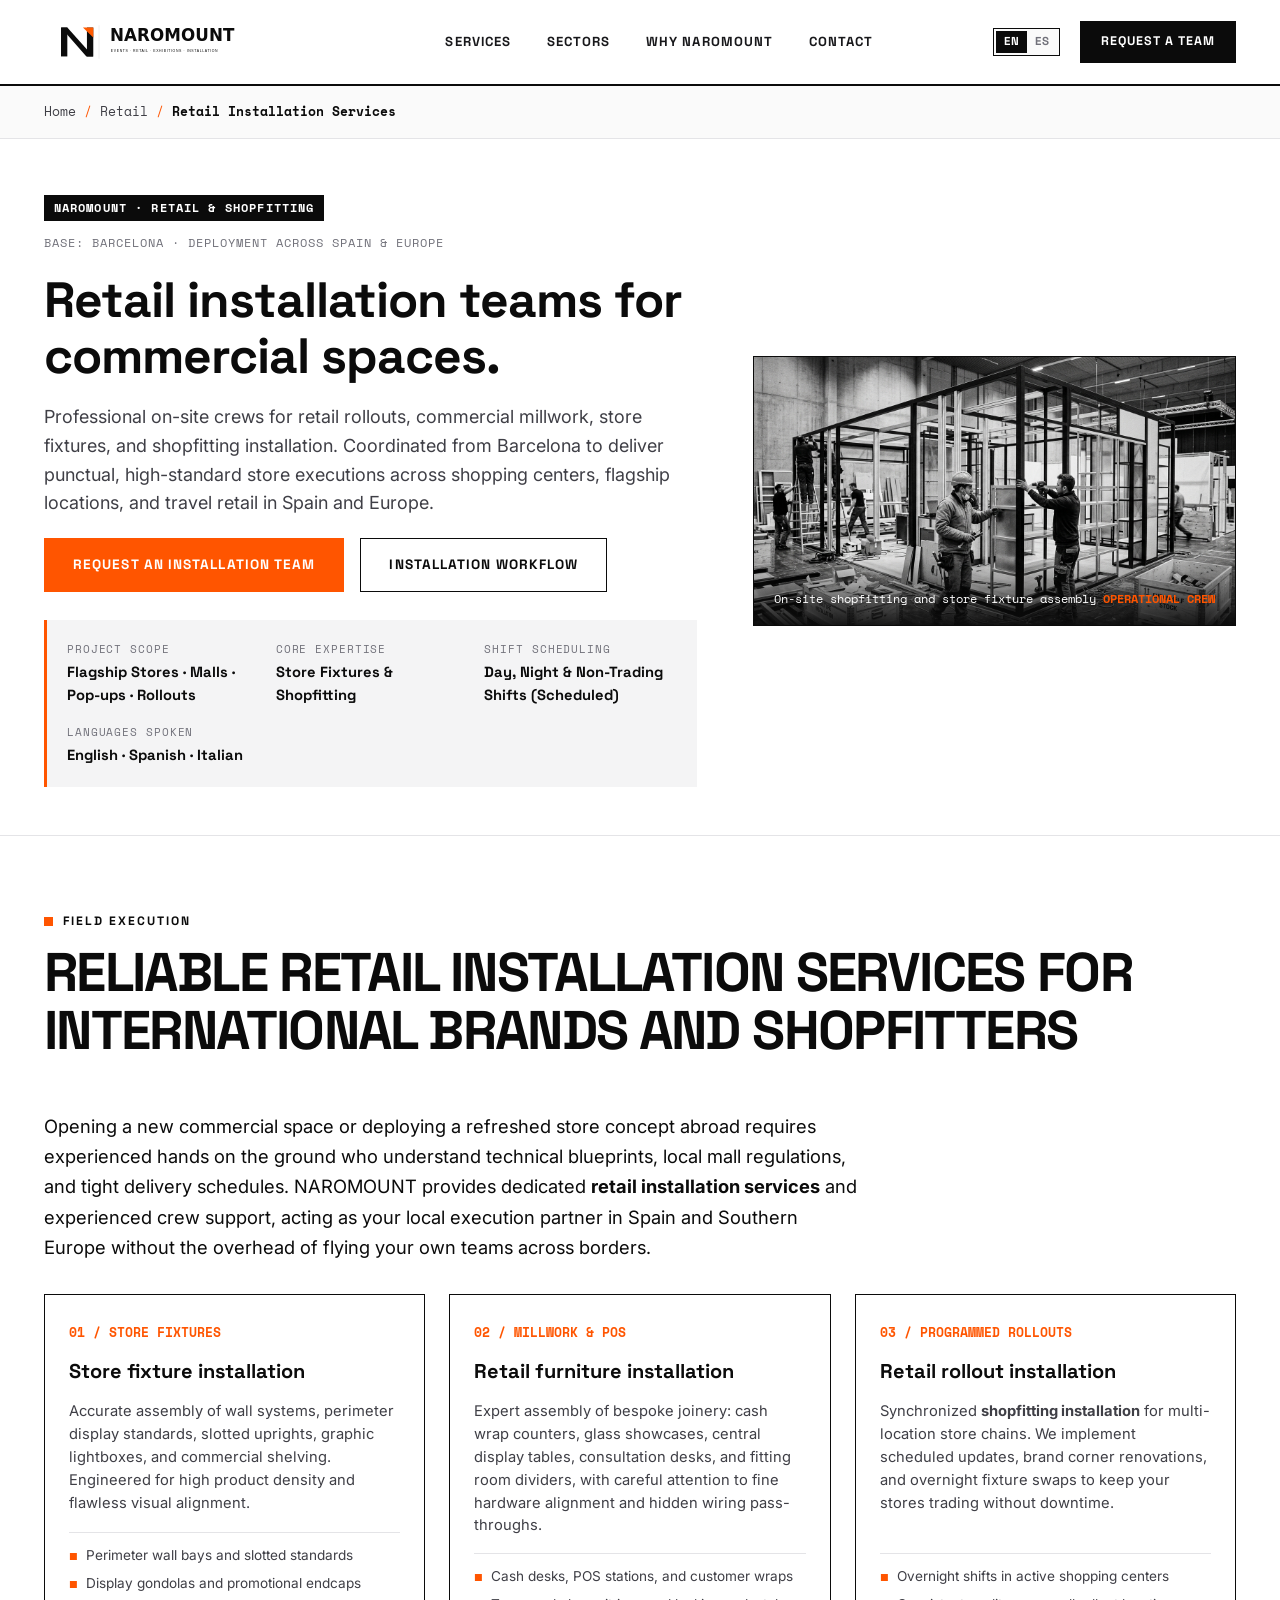
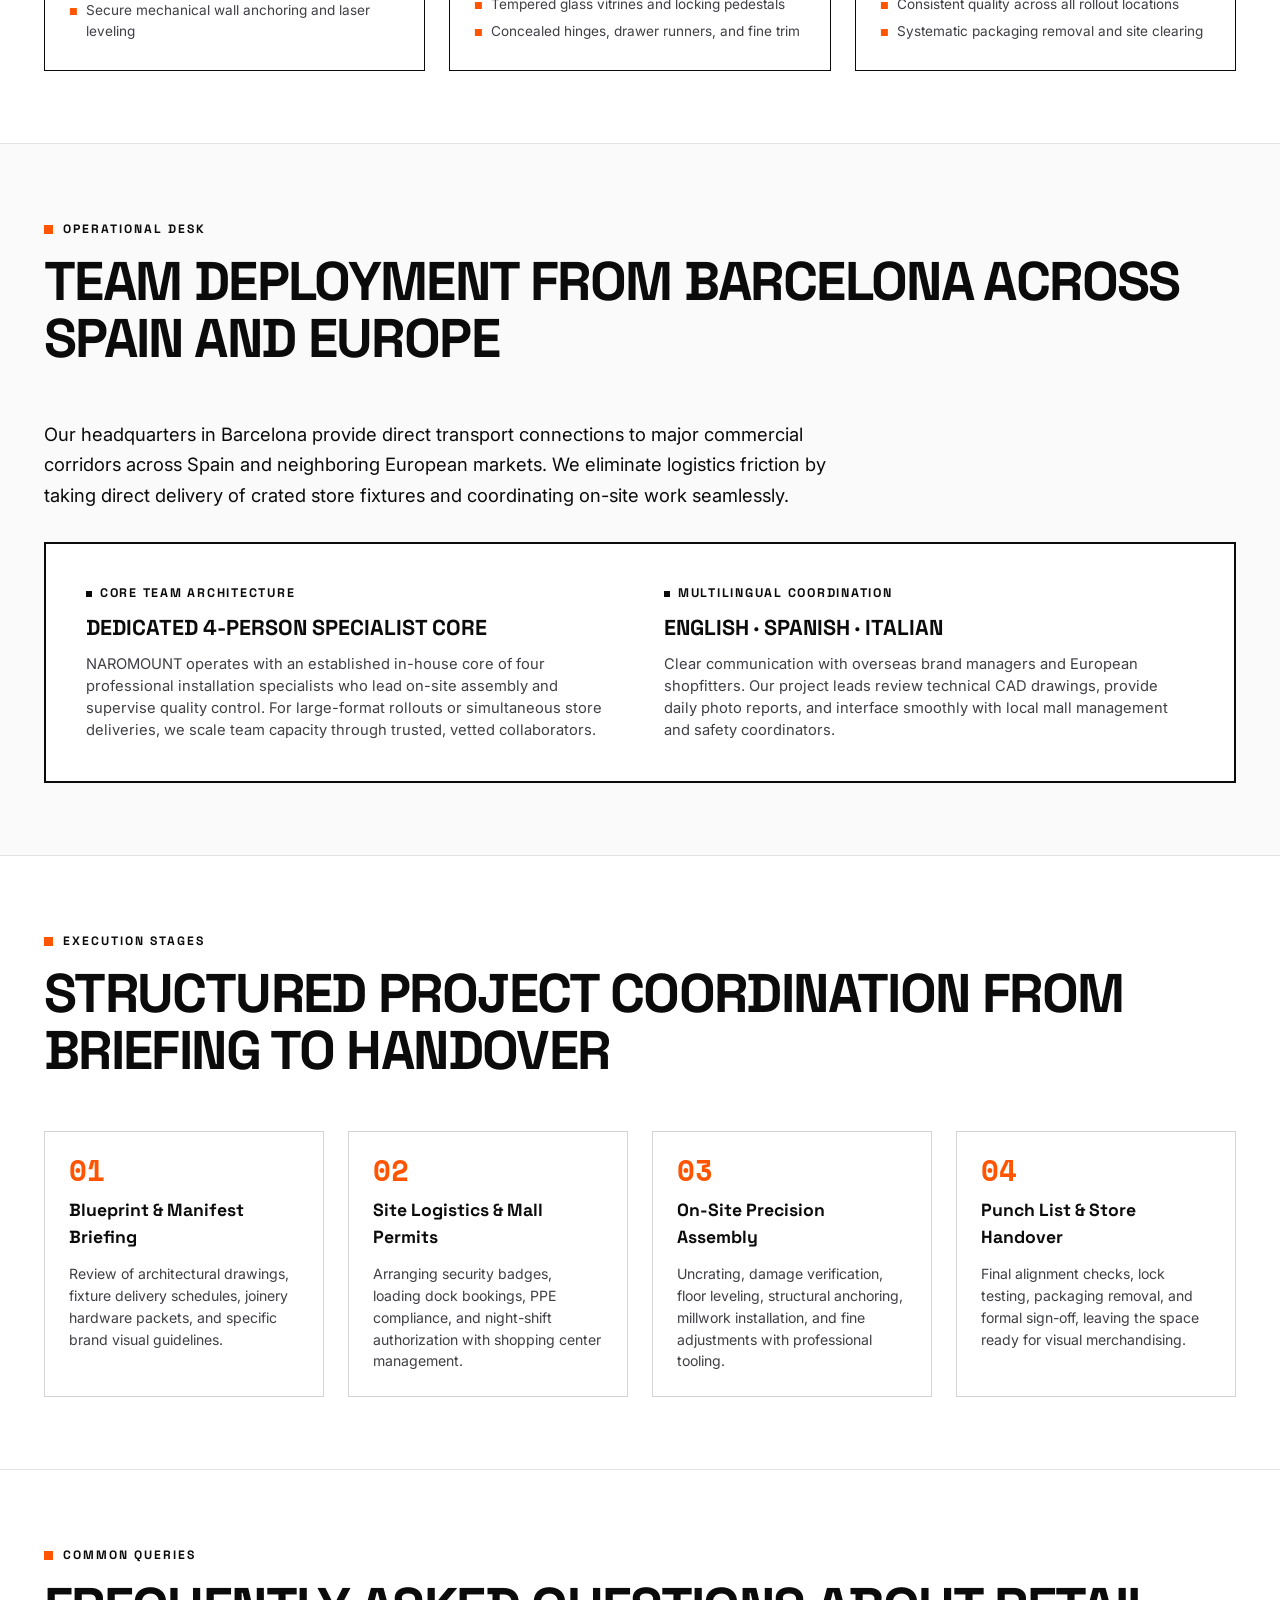
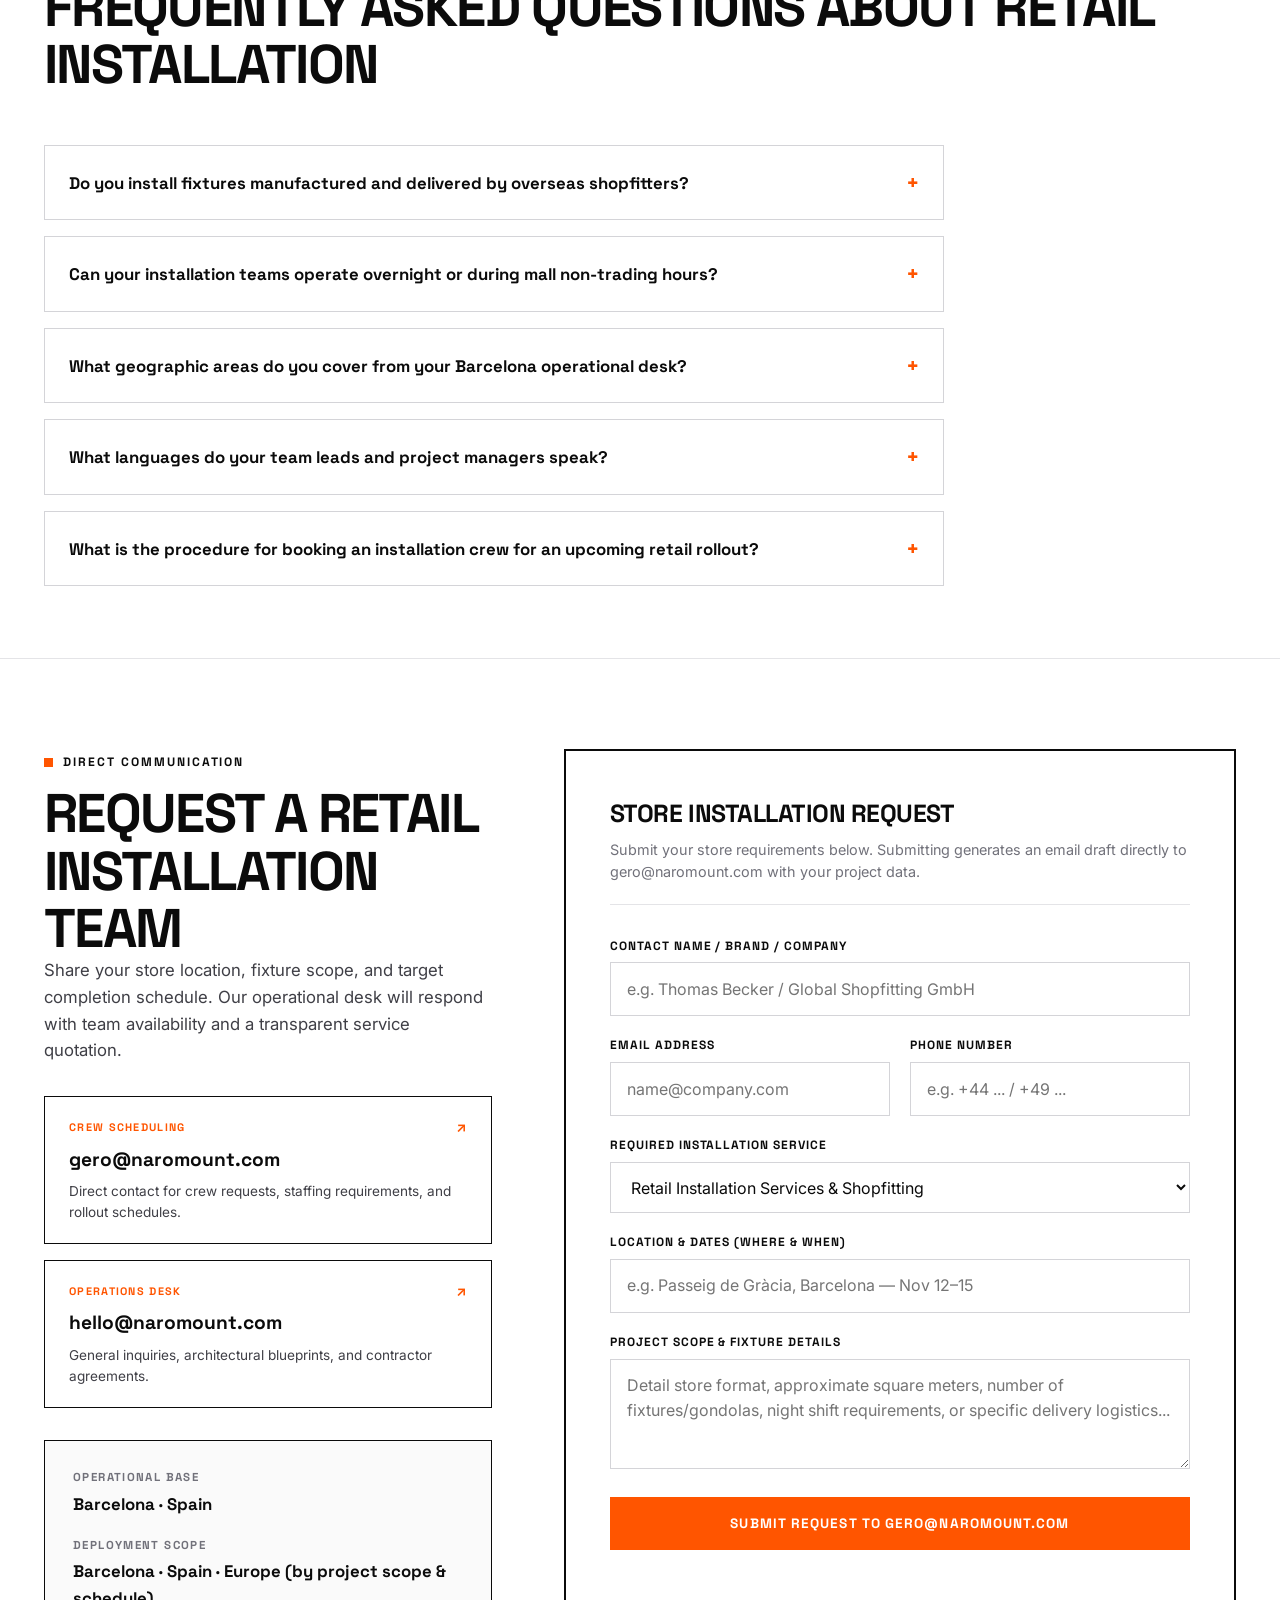
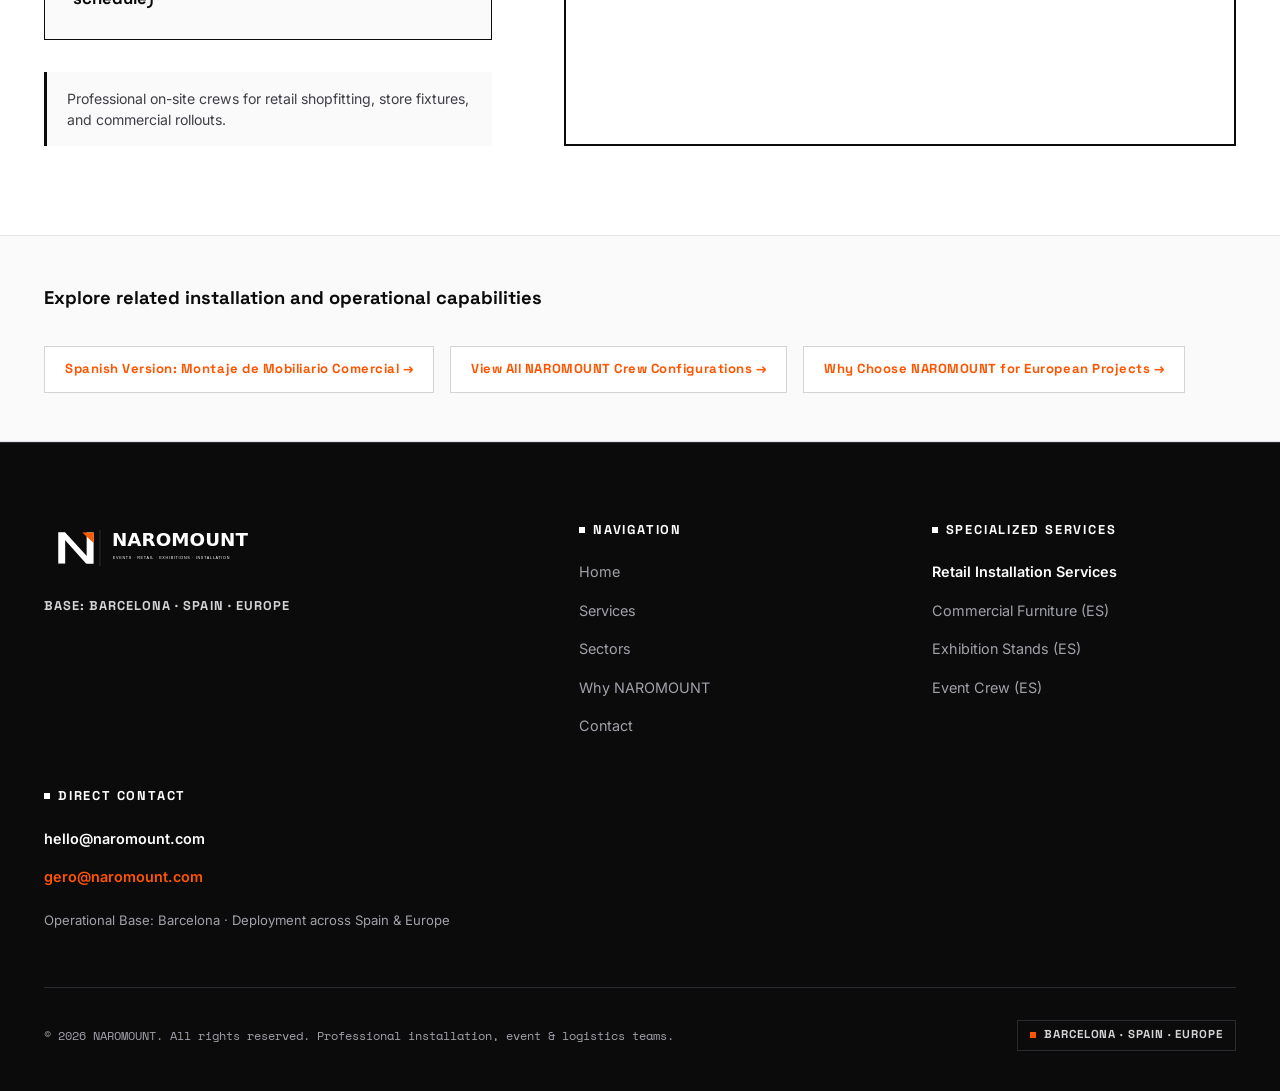
<file: en/retail-installation/index.html>
<!DOCTYPE html>
<html lang="en">
<head>
  <meta charset="UTF-8">
  <meta name="viewport" content="width=device-width, initial-scale=1.0">
  <title>Retail Installation Services &amp; Shopfitting Teams | NAROMOUNT</title>

  <!-- SEO & Commercial Search Meta -->
  <meta name="description" content="Professional retail installation teams for shopfitting, store fixtures, and commercial furniture rollouts across Spain and Europe. Based in Barcelona.">
  <meta name="keywords" content="retail installation services, retail furniture installation, shopfitting installation, store fixture installation, retail rollout installation">
  <meta name="theme-color" content="#0B0B0B">

  <!-- Canonical URL & Reciprocal Hreflang with Spanish Retail Page -->
  <link rel="canonical" href="https://naromount.com/en/retail-installation/">
  <link rel="alternate" hreflang="en" href="https://naromount.com/en/retail-installation/">
  <link rel="alternate" hreflang="es" href="https://naromount.com/es/montaje-mobiliario-comercial/">

  <!-- Open Graph / Social Media Meta -->
  <meta property="og:title" content="Retail Installation Services &amp; Shopfitting Teams | NAROMOUNT">
  <meta property="og:description" content="Professional retail installation teams for shopfitting, store fixtures, and commercial furniture rollouts across Spain and Europe. Based in Barcelona.">
  <meta property="og:type" content="website">
  <meta property="og:url" content="https://naromount.com/en/retail-installation/">
  <meta property="og:image" content="https://naromount.com/assets/images/sectors-retail.jpg">
  <meta property="og:image:width" content="800">
  <meta property="og:image:height" content="600">
  <meta property="og:image:alt" content="Professional installation specialist assembling store fixtures and commercial furniture on site">
  <meta property="og:locale" content="en_US">
  <meta property="og:locale:alternate" content="es_ES">

  <!-- Twitter / X Preview Card -->
  <meta name="twitter:card" content="summary_large_image">
  <meta name="twitter:title" content="Retail Installation Services &amp; Shopfitting Teams | NAROMOUNT">
  <meta name="twitter:description" content="Professional retail installation teams for shopfitting, store fixtures, and commercial furniture rollouts across Spain and Europe. Based in Barcelona.">
  <meta name="twitter:image" content="https://naromount.com/assets/images/sectors-retail.jpg">

  <!-- Structured Data: BreadcrumbList, Service & FAQPage -->
  <script type="application/ld+json">
  {
    "@context": "https://schema.org",
    "@graph": [
      {
        "@type": "BreadcrumbList",
        "@id": "https://naromount.com/en/retail-installation/#breadcrumb",
        "itemListElement": [
          {
            "@type": "ListItem",
            "position": 1,
            "name": "Home",
            "item": "https://naromount.com/"
          },
          {
            "@type": "ListItem",
            "position": 2,
            "name": "Retail Installation Services",
            "item": "https://naromount.com/en/retail-installation/"
          }
        ]
      },
      {
        "@type": "Service",
        "@id": "https://naromount.com/en/retail-installation/#service",
        "name": "Retail Installation Services",
        "serviceType": "Shopfitting & Store Fixture Installation",
        "provider": {
          "@type": "ProfessionalService",
          "name": "NAROMOUNT",
          "url": "https://naromount.com/",
          "logo": "https://naromount.com/favicon.svg",
          "address": {
            "@type": "PostalAddress",
            "addressLocality": "Barcelona",
            "addressRegion": "Catalonia",
            "addressCountry": "ES"
          }
        },
        "description": "On-site installation teams for retail store fixtures, commercial millwork, display gondolas, cash wraps, and multi-location retail rollouts across Spain and Europe.",
        "areaServed": [
          { "@type": "City", "name": "Barcelona" },
          { "@type": "Country", "name": "Spain" },
          { "@type": "Continent", "name": "Europe" }
        ],
        "hasOfferCatalog": {
          "@type": "OfferCatalog",
          "name": "Retail Installation Portfolio",
          "itemListElement": [
            {
              "@type": "Offer",
              "itemOffered": {
                "@type": "Service",
                "name": "Retail furniture installation and store fixtures"
              }
            },
            {
              "@type": "Offer",
              "itemOffered": {
                "@type": "Service",
                "name": "Shopfitting installation and store fit-outs"
              }
            },
            {
              "@type": "Offer",
              "itemOffered": {
                "@type": "Service",
                "name": "Retail rollout installation across multiple locations"
              }
            }
          ]
        }
      },
      {
        "@type": "FAQPage",
        "@id": "https://naromount.com/en/retail-installation/#faq",
        "mainEntity": [
          {
            "@type": "Question",
            "name": "Do you install fixtures manufactured and delivered by overseas shopfitters?",
            "acceptedAnswer": {
              "@type": "Answer",
              "text": "Yes. We frequently act as the trusted on-site installation partner for international millwork manufacturers and European shopfitters. We receive crated fixtures at the job site, unpack, inspect, and assemble according to your detailed CAD drawings and instructions."
            }
          },
          {
            "@type": "Question",
            "name": "Can your crews operate overnight or during shopping center non-trading hours?",
            "acceptedAnswer": {
              "@type": "Answer",
              "text": "Yes. We work night shifts, weekends, and designated mall closing hours, subject to advance project planning, mall management authorizations, and crew scheduling."
            }
          },
          {
            "@type": "Question",
            "name": "What geographic areas do you cover from your Barcelona operational desk?",
            "acceptedAnswer": {
              "@type": "Answer",
              "text": "Based in Barcelona, we provide flexible operational deployment throughout Catalonia and across Spain (including Madrid, Valencia, and Bilbao), with logistics capability to handle scheduled projects in France, Italy, and other European destinations."
            }
          },
          {
            "@type": "Question",
            "name": "What languages do your team leads and project managers speak?",
            "acceptedAnswer": {
              "@type": "Answer",
              "text": "Our coordination desk and lead supervisors work fluently in English, Spanish, and Italian, ensuring seamless communication with international project managers, general contractors, and local mall personnel."
            }
          },
          {
            "@type": "Question",
            "name": "What is the procedure for booking an installation crew for an upcoming retail rollout?",
            "acceptedAnswer": {
              "@type": "Answer",
              "text": "Simply share your fixture manifest, architectural floor plans, target opening dates, and location list. We assess the required crew size, confirm availability, and provide a clear quotation and operational deployment schedule."
            }
          }
        ]
      }
    ]
  }
  </script>

  <!-- Favicon -->
  <link rel="icon" type="image/svg+xml" href="/favicon.svg">

  <!-- Fonts -->
  <link rel="preconnect" href="https://fonts.googleapis.com">
  <link rel="preconnect" href="https://fonts.gstatic.com" crossorigin>
  <link href="https://fonts.googleapis.com/css2?family=Inter:wght@400;500;600;700&family=Space+Grotesk:wght@500;600;700;800&family=Space+Mono:wght@400;700&display=swap" rel="stylesheet">

  <!-- Core Stylesheet -->
  <link rel="stylesheet" href="/css/style.css">
</head>
<body>

  <!-- Accessible Skip Link -->
  <a href="#main-content" class="skip-link">Skip to main content</a>

  <!-- ========================================================================
       HEADER & NAVIGATION
       ======================================================================== -->
  <header class="site-header" role="banner">
    <div class="container header-inner">

      <!-- Brand Logo -->
      <a href="/" class="brand" aria-label="NAROMOUNT — Events, Retail, Exhibitions, Installation">
        <img
          src="/assets/brand/naromount-logo-horizontal.svg"
          alt="NAROMOUNT — Events, Retail, Exhibitions, Installation"
          class="brand-logo"
          width="950"
          height="180"
        >
      </a>

      <!-- Desktop Navigation -->
      <nav class="nav-desktop" aria-label="Main Navigation">
        <a href="/#services" class="nav-link">Services</a>
        <a href="/#sectors" class="nav-link">Sectors</a>
        <a href="/#why-naromount" class="nav-link">Why NAROMOUNT</a>
        <a href="#contact" class="nav-link">Contact</a>
      </nav>

      <!-- Actions: Language Selector & Primary CTA -->
      <div class="header-actions">
        <!-- Language Switcher: Links directly to Spanish commercial furniture page -->
        <div class="lang-selector" role="group" aria-label="Language selection">
          <span class="lang-btn active" data-lang="en" aria-current="page">EN</span>
          <a href="/es/montaje-mobiliario-comercial/" class="lang-btn" data-lang="es" aria-label="Versión en español: Montaje de Mobiliario Comercial">ES</a>
        </div>

        <!-- Header CTA -->
        <a href="mailto:gero@naromount.com?subject=NAROMOUNT%20Team%20Request:%20Retail%20Installation%20Services" class="btn btn-primary btn-sm header-cta-btn">Request a Team</a>

        <!-- Mobile Menu Toggle Button -->
        <button type="button" class="mobile-menu-toggle" aria-label="Open navigation menu" aria-expanded="false" aria-controls="mobile-nav">
          <span></span>
          <span></span>
          <span></span>
        </button>
      </div>

    </div>

    <!-- Mobile Navigation Drawer -->
    <div id="mobile-nav" class="mobile-nav-drawer" role="dialog" aria-modal="true" aria-label="Mobile Navigation">
      <ul class="mobile-nav-list">
        <li><a href="/#services">Services</a></li>
        <li><a href="/#sectors">Sectors</a></li>
        <li><a href="/#why-naromount">Why NAROMOUNT</a></li>
        <li><a href="#contact">Contact</a></li>
      </ul>
      <div class="mobile-nav-cta">
        <a href="mailto:gero@naromount.com?subject=NAROMOUNT%20Team%20Request:%20Retail%20Installation%20Services" class="btn btn-accent" style="width: 100%;">Request a Team</a>
      </div>
    </div>
  </header>

  <!-- BREADCRUMBS -->
  <nav class="breadcrumbs" aria-label="Breadcrumb Trail">
    <div class="container">
      <ol class="breadcrumb-list">
        <li class="breadcrumb-item"><a href="/">Home</a></li>
        <li class="breadcrumb-separator" aria-hidden="true">/</li>
        <li class="breadcrumb-item"><a href="/#sectors">Retail</a></li>
        <li class="breadcrumb-separator" aria-hidden="true">/</li>
        <li class="breadcrumb-item current" aria-current="page">Retail Installation Services</li>
      </ol>
    </div>
  </nav>

  <!-- ========================================================================
       MAIN CONTENT
       ======================================================================== -->
  <main id="main-content">

    <!-- HERO SECTION -->
    <section class="service-hero" aria-labelledby="service-h1">
      <div class="container">
        <div class="service-hero-grid">

          <div class="service-hero-content">
            <div class="service-hero-meta">
              <span class="service-hero-badge">NAROMOUNT · RETAIL &amp; SHOPFITTING</span>
              <span>BASE: BARCELONA · DEPLOYMENT ACROSS SPAIN &amp; EUROPE</span>
            </div>

            <h1 id="service-h1" class="service-hero-title">
              Retail installation teams for commercial spaces.
            </h1>

            <p class="service-hero-subtitle">
              Professional on-site crews for retail rollouts, commercial millwork, store fixtures, and shopfitting installation. Coordinated from Barcelona to deliver punctual, high-standard store executions across shopping centers, flagship locations, and travel retail in Spain and Europe.
            </p>

            <div class="hero-cta-group">
              <a href="mailto:gero@naromount.com?subject=NAROMOUNT%20Team%20Request:%20Retail%20Installation%20Services" class="btn btn-accent">Request an Installation Team</a>
              <a href="#workflow" class="btn btn-secondary">Installation Workflow</a>
            </div>

            <div class="service-hero-specs">
              <div class="service-spec-item">
                <span class="service-spec-label">Project Scope</span>
                <span class="service-spec-val">Flagship Stores · Malls · Pop-ups · Rollouts</span>
              </div>
              <div class="service-spec-item">
                <span class="service-spec-label">Core Expertise</span>
                <span class="service-spec-val">Store Fixtures &amp; Shopfitting</span>
              </div>
              <div class="service-spec-item">
                <span class="service-spec-label">Shift Scheduling</span>
                <span class="service-spec-val">Day, Night &amp; Non-Trading Shifts (Scheduled)</span>
              </div>
              <div class="service-spec-item">
                <span class="service-spec-label">Languages Spoken</span>
                <span class="service-spec-val">English · Spanish · Italian</span>
              </div>
            </div>
          </div>

          <div class="service-hero-media">
            <img
              src="/assets/images/sectors-retail.jpg"
              alt="On-site shopfitting specialist assembling store fixtures and commercial display units"
              class="service-hero-img"
              width="800"
              height="600"
              fetchpriority="high"
            >
            <div class="service-hero-caption">
              <span>On-site shopfitting and store fixture assembly</span>
              <span style="color: var(--color-accent); font-weight: 700;">OPERATIONAL CREW</span>
            </div>
          </div>

        </div>
      </div>
    </section>

    <!-- SERVICE OVERVIEW FOR INTERNATIONAL B2B CLIENTS -->
    <section class="service-content-section" aria-labelledby="overview-title">
      <div class="container">
        <div class="section-header">
          <span class="section-label">Field Execution</span>
          <h2 id="overview-title" class="section-title">Reliable retail installation services for international brands and shopfitters</h2>
        </div>

        <p class="service-prose-lead">
          Opening a new commercial space or deploying a refreshed store concept abroad requires experienced hands on the ground who understand technical blueprints, local mall regulations, and tight delivery schedules. NAROMOUNT provides dedicated <strong>retail installation services</strong> and experienced crew support, acting as your local execution partner in Spain and Southern Europe without the overhead of flying your own teams across borders.
        </p>

        <div class="capability-grid">

          <!-- Card 1 -->
          <div class="capability-card">
            <span class="capability-index">01 / STORE FIXTURES</span>
            <h3 class="capability-title">Store fixture installation</h3>
            <p class="capability-desc">
              Accurate assembly of wall systems, perimeter display standards, slotted uprights, graphic lightboxes, and commercial shelving. Engineered for high product density and flawless visual alignment.
            </p>
            <ul class="capability-list">
              <li>Perimeter wall bays and slotted standards</li>
              <li>Display gondolas and promotional endcaps</li>
              <li>Secure mechanical wall anchoring and laser leveling</li>
            </ul>
          </div>

          <!-- Card 2 -->
          <div class="capability-card">
            <span class="capability-index">02 / MILLWORK &amp; POS</span>
            <h3 class="capability-title">Retail furniture installation</h3>
            <p class="capability-desc">
              Expert assembly of bespoke joinery: cash wrap counters, glass showcases, central display tables, consultation desks, and fitting room dividers, with careful attention to fine hardware alignment and hidden wiring pass-throughs.
            </p>
            <ul class="capability-list">
              <li>Cash desks, POS stations, and customer wraps</li>
              <li>Tempered glass vitrines and locking pedestals</li>
              <li>Concealed hinges, drawer runners, and fine trim</li>
            </ul>
          </div>

          <!-- Card 3 -->
          <div class="capability-card">
            <span class="capability-index">03 / PROGRAMMED ROLLOUTS</span>
            <h3 class="capability-title">Retail rollout installation</h3>
            <p class="capability-desc">
              Synchronized <strong>shopfitting installation</strong> for multi-location store chains. We implement scheduled updates, brand corner renovations, and overnight fixture swaps to keep your stores trading without downtime.
            </p>
            <ul class="capability-list">
              <li>Overnight shifts in active shopping centers</li>
              <li>Consistent quality across all rollout locations</li>
              <li>Systematic packaging removal and site clearing</li>
            </ul>
          </div>

        </div>
      </div>
    </section>

    <!-- STRATEGIC HUB & TEAM ARCHITECTURE -->
    <section class="service-content-section bg-alt" aria-labelledby="deployment-title">
      <div class="container">
        <div class="section-header">
          <span class="section-label">Operational Desk</span>
          <h2 id="deployment-title" class="section-title">Team deployment from Barcelona across Spain and Europe</h2>
        </div>

        <p class="service-prose-lead">
          Our headquarters in Barcelona provide direct transport connections to major commercial corridors across Spain and neighboring European markets. We eliminate logistics friction by taking direct delivery of crated store fixtures and coordinating on-site work seamlessly.
        </p>

        <div class="scope-callout-box" style="margin-top: 2rem;">
          <div>
            <span class="scope-item-title">Core Team Architecture</span>
            <div class="scope-item-headline">Dedicated 4-person specialist core</div>
            <p class="scope-item-desc">
              NAROMOUNT operates with an established in-house core of four professional installation specialists who lead on-site assembly and supervise quality control. For large-format rollouts or simultaneous store deliveries, we scale team capacity through trusted, vetted collaborators.
            </p>
          </div>
          <div>
            <span class="scope-item-title">Multilingual Coordination</span>
            <div class="scope-item-headline">English · Spanish · Italian</div>
            <p class="scope-item-desc">
              Clear communication with overseas brand managers and European shopfitters. Our project leads review technical CAD drawings, provide daily photo reports, and interface smoothly with local mall management and safety coordinators.
            </p>
          </div>
        </div>
      </div>
    </section>

    <!-- WORKFLOW PROCESS -->
    <section class="service-content-section" id="workflow" aria-labelledby="workflow-title">
      <div class="container">
        <div class="section-header">
          <span class="section-label">Execution Stages</span>
          <h2 id="workflow-title" class="section-title">Structured project coordination from briefing to handover</h2>
        </div>

        <div class="process-grid">

          <div class="process-step">
            <span class="process-step-num">01</span>
            <h3 class="process-step-title">Blueprint &amp; Manifest Briefing</h3>
            <p class="process-step-desc">
              Review of architectural drawings, fixture delivery schedules, joinery hardware packets, and specific brand visual guidelines.
            </p>
          </div>

          <div class="process-step">
            <span class="process-step-num">02</span>
            <h3 class="process-step-title">Site Logistics &amp; Mall Permits</h3>
            <p class="process-step-desc">
              Arranging security badges, loading dock bookings, PPE compliance, and night-shift authorization with shopping center management.
            </p>
          </div>

          <div class="process-step">
            <span class="process-step-num">03</span>
            <h3 class="process-step-title">On-Site Precision Assembly</h3>
            <p class="process-step-desc">
              Uncrating, damage verification, floor leveling, structural anchoring, millwork installation, and fine adjustments with professional tooling.
            </p>
          </div>

          <div class="process-step">
            <span class="process-step-num">04</span>
            <h3 class="process-step-title">Punch List &amp; Store Handover</h3>
            <p class="process-step-desc">
              Final alignment checks, lock testing, packaging removal, and formal sign-off, leaving the space ready for visual merchandising.
            </p>
          </div>

        </div>
      </div>
    </section>

    <!-- FAQ SECTION -->
    <section class="faq-section" aria-labelledby="faq-title">
      <div class="container">
        <div class="section-header">
          <span class="section-label">Common Queries</span>
          <h2 id="faq-title" class="section-title">Frequently asked questions about retail installation</h2>
        </div>

        <div class="faq-list">

          <details class="faq-item">
            <summary class="faq-question">Do you install fixtures manufactured and delivered by overseas shopfitters?</summary>
            <div class="faq-answer">
              Yes. We regularly act as the reliable on-the-ground installation partner for international millwork manufacturers and European shopfitters. We receive crated fixtures at the job site, unpack, inspect for transit integrity, and assemble according to your detailed CAD drawings and instructions.
            </div>
          </details>

          <details class="faq-item">
            <summary class="faq-question">Can your installation teams operate overnight or during mall non-trading hours?</summary>
            <div class="faq-answer">
              Yes. Working night shifts, weekends, and designated mall closing hours is standard practice for our crews, subject to advance project planning, mall management permits, and crew availability. This ensures active shopping center locations and high-street boutiques experience minimal interruption to customer trading hours during rollouts and refurbishments.
            </div>
          </details>

          <details class="faq-item">
            <summary class="faq-question">What geographic areas do you cover from your Barcelona operational desk?</summary>
            <div class="faq-answer">
              Based in Barcelona, we provide flexible operational deployment throughout Catalonia and across Spain (including Madrid, Valencia, and Bilbao), with established logistics capacity to handle scheduled projects in France, Italy, and other European destinations.
            </div>
          </details>

          <details class="faq-item">
            <summary class="faq-question">What languages do your team leads and project managers speak?</summary>
            <div class="faq-answer">
              Our coordination desk and lead supervisors work fluently in English, Spanish, and Italian. We communicate directly with international project managers, general contractors, and local mall personnel, providing clear progress updates and photographic logs.
            </div>
          </details>

          <details class="faq-item">
            <summary class="faq-question">What is the procedure for booking an installation crew for an upcoming retail rollout?</summary>
            <div class="faq-answer">
              Simply share your fixture manifest, architectural floor plans, target opening dates, and store location list. We assess the required crew size, confirm availability, and provide a clear quotation and operational deployment schedule.
            </div>
          </details>

        </div>
      </div>
    </section>

    <!-- CONTACT & REQUEST FORM SECTION -->
    <section class="contact-section" id="contact" aria-labelledby="contact-title">
      <div class="container">

        <div class="contact-grid">

          <!-- Left: Direct Channels & Operational Parameters -->
          <div class="contact-info-panel">
            <div>
              <span class="section-label">Direct Communication</span>
              <h2 id="contact-title" class="section-title">Request a Retail Installation Team</h2>
              <p class="contact-intro-text">
                Share your store location, fixture scope, and target completion schedule. Our operational desk will respond with team availability and a transparent service quotation.
              </p>

              <!-- Real Direct Email Action Cards -->
              <div class="contact-direct-channels">
                <a href="mailto:gero@naromount.com?subject=NAROMOUNT%20Team%20Request:%20Retail%20Installation%20Services" class="contact-channel-card">
                  <div class="contact-channel-header">
                    <span class="contact-channel-badge">Crew Scheduling</span>
                    <span style="font-size: 0.85rem; font-weight: 700; color: var(--color-accent);" aria-hidden="true">↗</span>
                  </div>
                  <span class="contact-channel-email">gero@naromount.com</span>
                  <p class="contact-channel-desc">Direct contact for crew requests, staffing requirements, and rollout schedules.</p>
                </a>

                <a href="mailto:hello@naromount.com?subject=Retail%20Project%20Inquiry%20%E2%80%94%20NAROMOUNT" class="contact-channel-card">
                  <div class="contact-channel-header">
                    <span class="contact-channel-badge">Operations Desk</span>
                    <span style="font-size: 0.85rem; font-weight: 700; color: var(--color-accent);" aria-hidden="true">↗</span>
                  </div>
                  <span class="contact-channel-email">hello@naromount.com</span>
                  <p class="contact-channel-desc">General inquiries, architectural blueprints, and contractor agreements.</p>
                </a>
              </div>

              <!-- Operational Parameters -->
              <div class="operational-specs-box">
                <div class="spec-line">
                  <span class="spec-label">Operational Base</span>
                  <span class="spec-value">Barcelona · Spain</span>
                </div>
                <div class="spec-line">
                  <span class="spec-label">Deployment Scope</span>
                  <span class="spec-value">Barcelona · Spain · Europe (by project scope &amp; schedule)</span>
                </div>
              </div>
            </div>

            <div class="contact-notice-box">
              Professional on-site crews for retail shopfitting, store fixtures, and commercial rollouts.
            </div>
          </div>

          <!-- Right: Mailto-Assisted Project Request Form -->
          <div class="request-form-card">
            <div class="form-header">
              <h3 class="form-title">Store Installation Request</h3>
              <p class="form-subtext">Submit your store requirements below. Submitting generates an email draft directly to gero@naromount.com with your project data.</p>
            </div>

            <form id="teamRequestForm" novalidate>
              <div class="form-grid">

                <div class="form-group">
                  <label for="req-name" class="form-label">Contact Name / Brand / Company</label>
                  <input type="text" id="req-name" name="name" class="form-input" placeholder="e.g. Thomas Becker / Global Shopfitting GmbH" required>
                </div>

                <div class="form-grid-2col">
                  <div class="form-group">
                    <label for="req-email" class="form-label">Email Address</label>
                    <input type="email" id="req-email" name="email" class="form-input" placeholder="name@company.com" required>
                  </div>
                  <div class="form-group">
                    <label for="req-phone" class="form-label">Phone Number</label>
                    <input type="tel" id="req-phone" name="phone" class="form-input" placeholder="e.g. +44 ... / +49 ...">
                  </div>
                </div>

                <div class="form-group">
                  <label for="req-service" class="form-label">Required Installation Service</label>
                  <select id="req-service" name="service" class="form-select" required>
                    <option value="Retail Installation Services" selected>Retail Installation Services &amp; Shopfitting</option>
                    <option value="INSTALLATION CREW">INSTALLATION CREW — Retail fixtures · assembly · technical fitting</option>
                    <option value="ROLLOUT CREW">ROLLOUT CREW — Multi-location rollout implementation</option>
                    <option value="PROJECT CREW">PROJECT CREW — Dedicated teams adapted to project scope</option>
                  </select>
                </div>

                <div class="form-group">
                  <label for="req-location" class="form-label">Location &amp; Dates (Where &amp; When)</label>
                  <input type="text" id="req-location" name="location" class="form-input" placeholder="e.g. Passeig de Gràcia, Barcelona — Nov 12–15" required>
                </div>

                <div class="form-group">
                  <label for="req-message" class="form-label">Project Scope &amp; Fixture Details</label>
                  <textarea id="req-message" name="message" class="form-textarea" placeholder="Detail store format, approximate square meters, number of fixtures/gondolas, night shift requirements, or specific delivery logistics..."></textarea>
                </div>

                <button type="submit" class="btn btn-accent" style="width: 100%; margin-top: 0.5rem;">
                  Submit Request to gero@naromount.com
                </button>

              </div>

              <!-- Feedback / Email Client Notice Container -->
              <div id="formFeedback" class="form-feedback" role="alert"></div>
            </form>
          </div>

        </div>

      </div>
    </section>

    <!-- INTERNAL LINKING / RELATED CAPABILITIES -->
    <section class="service-content-section bg-alt" style="padding: 3rem 0;">
      <div class="container">
        <h3 style="font-family: var(--font-display); font-size: 1.15rem; font-weight: 700; margin-bottom: 1.25rem;">
          Explore related installation and operational capabilities
        </h3>
        <div style="display: flex; flex-wrap: wrap; gap: 1rem;">
          <a href="/es/montaje-mobiliario-comercial/" class="service-card-link" style="border: 1px solid var(--color-grey-300); padding: 0.75rem 1.25rem; background: var(--color-white);">
            Spanish Version: Montaje de Mobiliario Comercial →
          </a>
          <a href="/#services" class="service-card-link" style="border: 1px solid var(--color-grey-300); padding: 0.75rem 1.25rem; background: var(--color-white);">
            View All NAROMOUNT Crew Configurations →
          </a>
          <a href="/#why-naromount" class="service-card-link" style="border: 1px solid var(--color-grey-300); padding: 0.75rem 1.25rem; background: var(--color-white);">
            Why Choose NAROMOUNT for European Projects →
          </a>
        </div>
      </div>
    </section>

  </main>

  <!-- ========================================================================
       FOOTER
       ======================================================================== -->
  <footer class="site-footer" role="contentinfo">
    <div class="container">

      <div class="footer-top">

        <!-- Brand Information -->
        <div class="footer-brand">
          <img
            src="/assets/brand/naromount-logo-horizontal-dark.svg"
            alt="NAROMOUNT — Events, Retail, Exhibitions, Installation"
            class="footer-brand-logo"
            width="950"
            height="180"
            loading="lazy"
          >
          <div class="footer-base-box">
            <span>Base: Barcelona · Spain · Europe</span>
          </div>
        </div>

        <!-- Navigation Links -->
        <div>
          <h4 class="footer-column-title">Navigation</h4>
          <ul class="footer-links">
            <li><a href="/">Home</a></li>
            <li><a href="/#services">Services</a></li>
            <li><a href="/#sectors">Sectors</a></li>
            <li><a href="/#why-naromount">Why NAROMOUNT</a></li>
            <li><a href="#contact">Contact</a></li>
          </ul>
        </div>

        <!-- Specialized Services Links -->
        <div>
          <h4 class="footer-column-title">Specialized Services</h4>
          <ul class="footer-links">
            <li><a href="/en/retail-installation/" style="color: var(--color-white); font-weight: 600;">Retail Installation Services</a></li>
            <li><a href="/es/montaje-mobiliario-comercial/">Commercial Furniture (ES)</a></li>
            <li><a href="/es/montaje-ferias-exposiciones/">Exhibition Stands (ES)</a></li>
            <li><a href="/es/eventos-personal-montaje/">Event Crew (ES)</a></li>
          </ul>
        </div>

        <!-- Direct Contact Column -->
        <div>
          <h4 class="footer-column-title">Direct Contact</h4>
          <ul class="footer-links">
            <li><a href="mailto:hello@naromount.com" style="color: var(--color-white); font-weight: 600;">hello@naromount.com</a></li>
            <li><a href="mailto:gero@naromount.com" style="color: var(--color-accent); font-weight: 600;">gero@naromount.com</a></li>
            <li style="margin-top: 0.5rem; font-size: 0.82rem; color: var(--color-grey-400);">Operational Base: Barcelona · Deployment across Spain &amp; Europe</li>
          </ul>
        </div>

      </div>

      <!-- Footer Bottom -->
      <div class="footer-bottom">
        <div class="footer-copyright">
          &copy; 2026 NAROMOUNT. <span>All rights reserved. Professional installation, event &amp; logistics teams.</span>
        </div>
        <div class="footer-status-pill">
          <span class="pulse-dot" aria-hidden="true"></span>
          <span>Barcelona · Spain · Europe</span>
        </div>
      </div>

    </div>
  </footer>

  <!-- Scripts -->
  <script src="/js/main.js"></script>
</body>
</html>
</file>
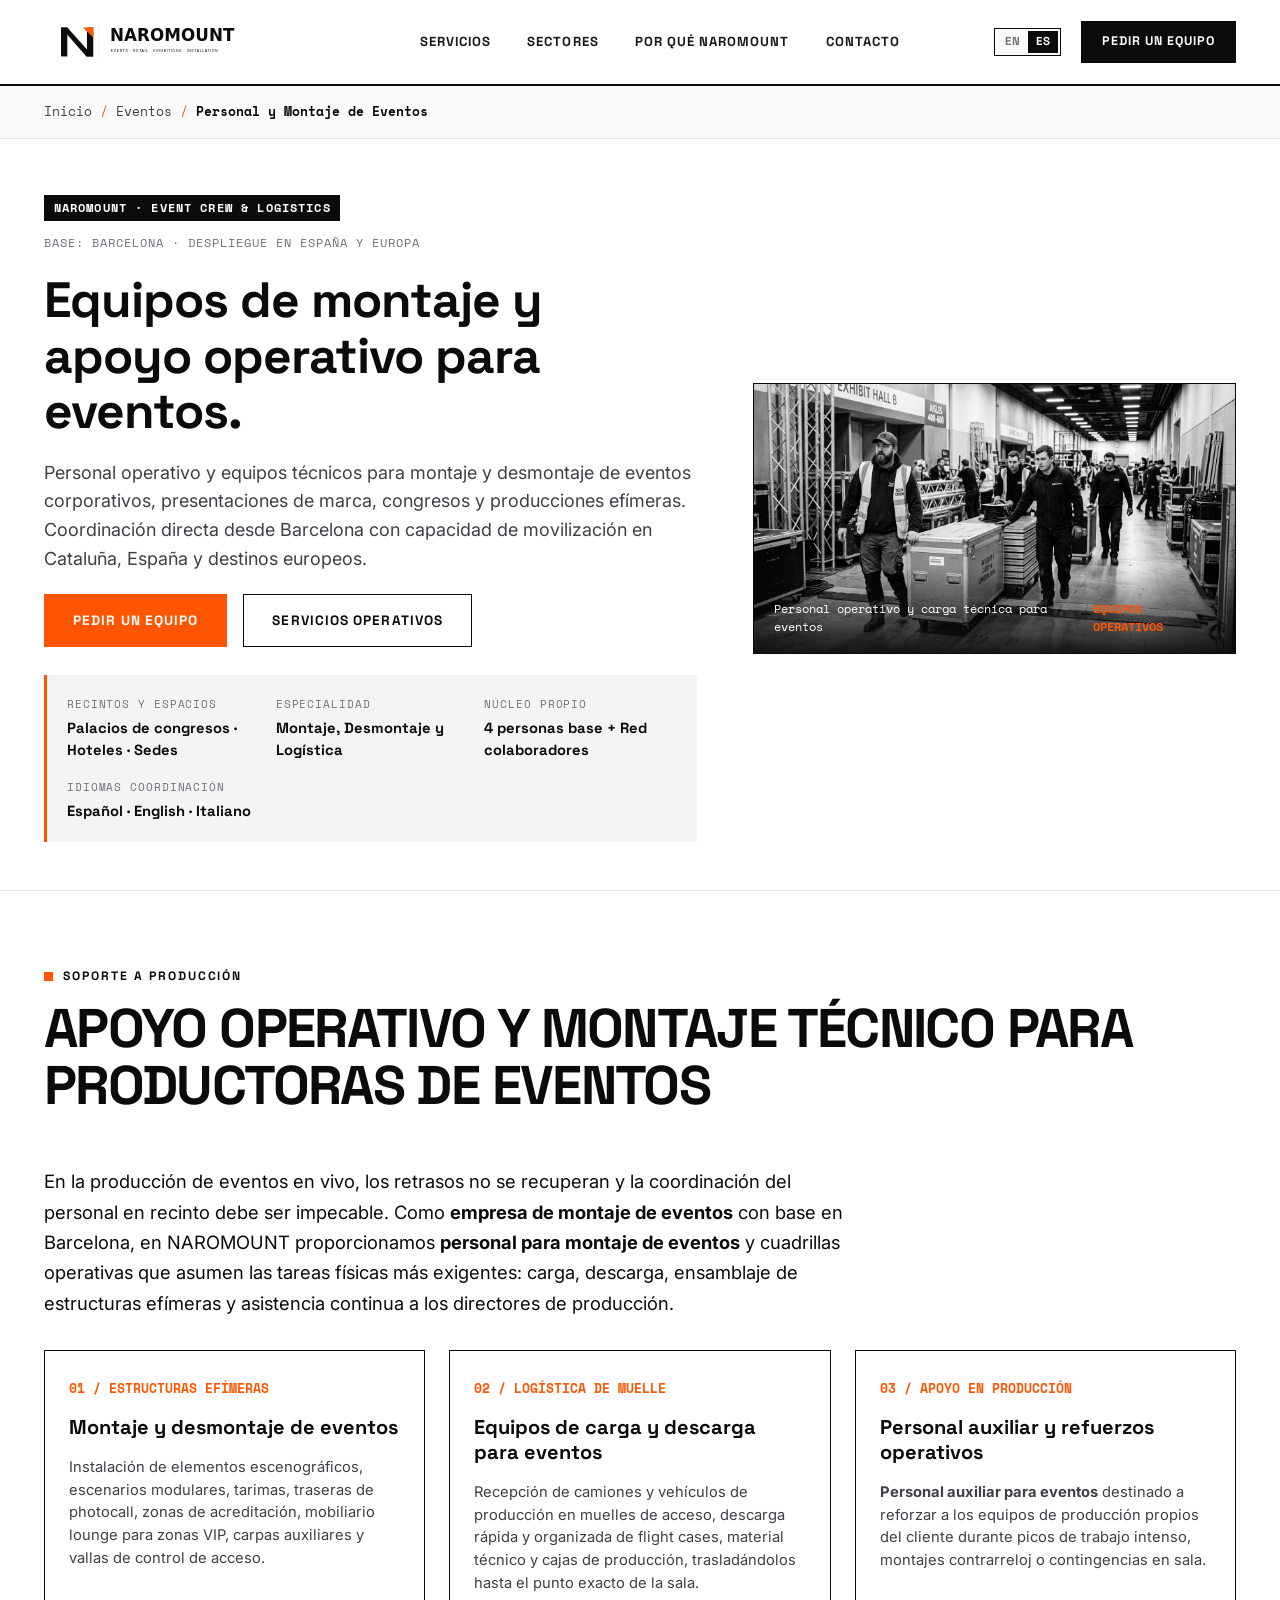
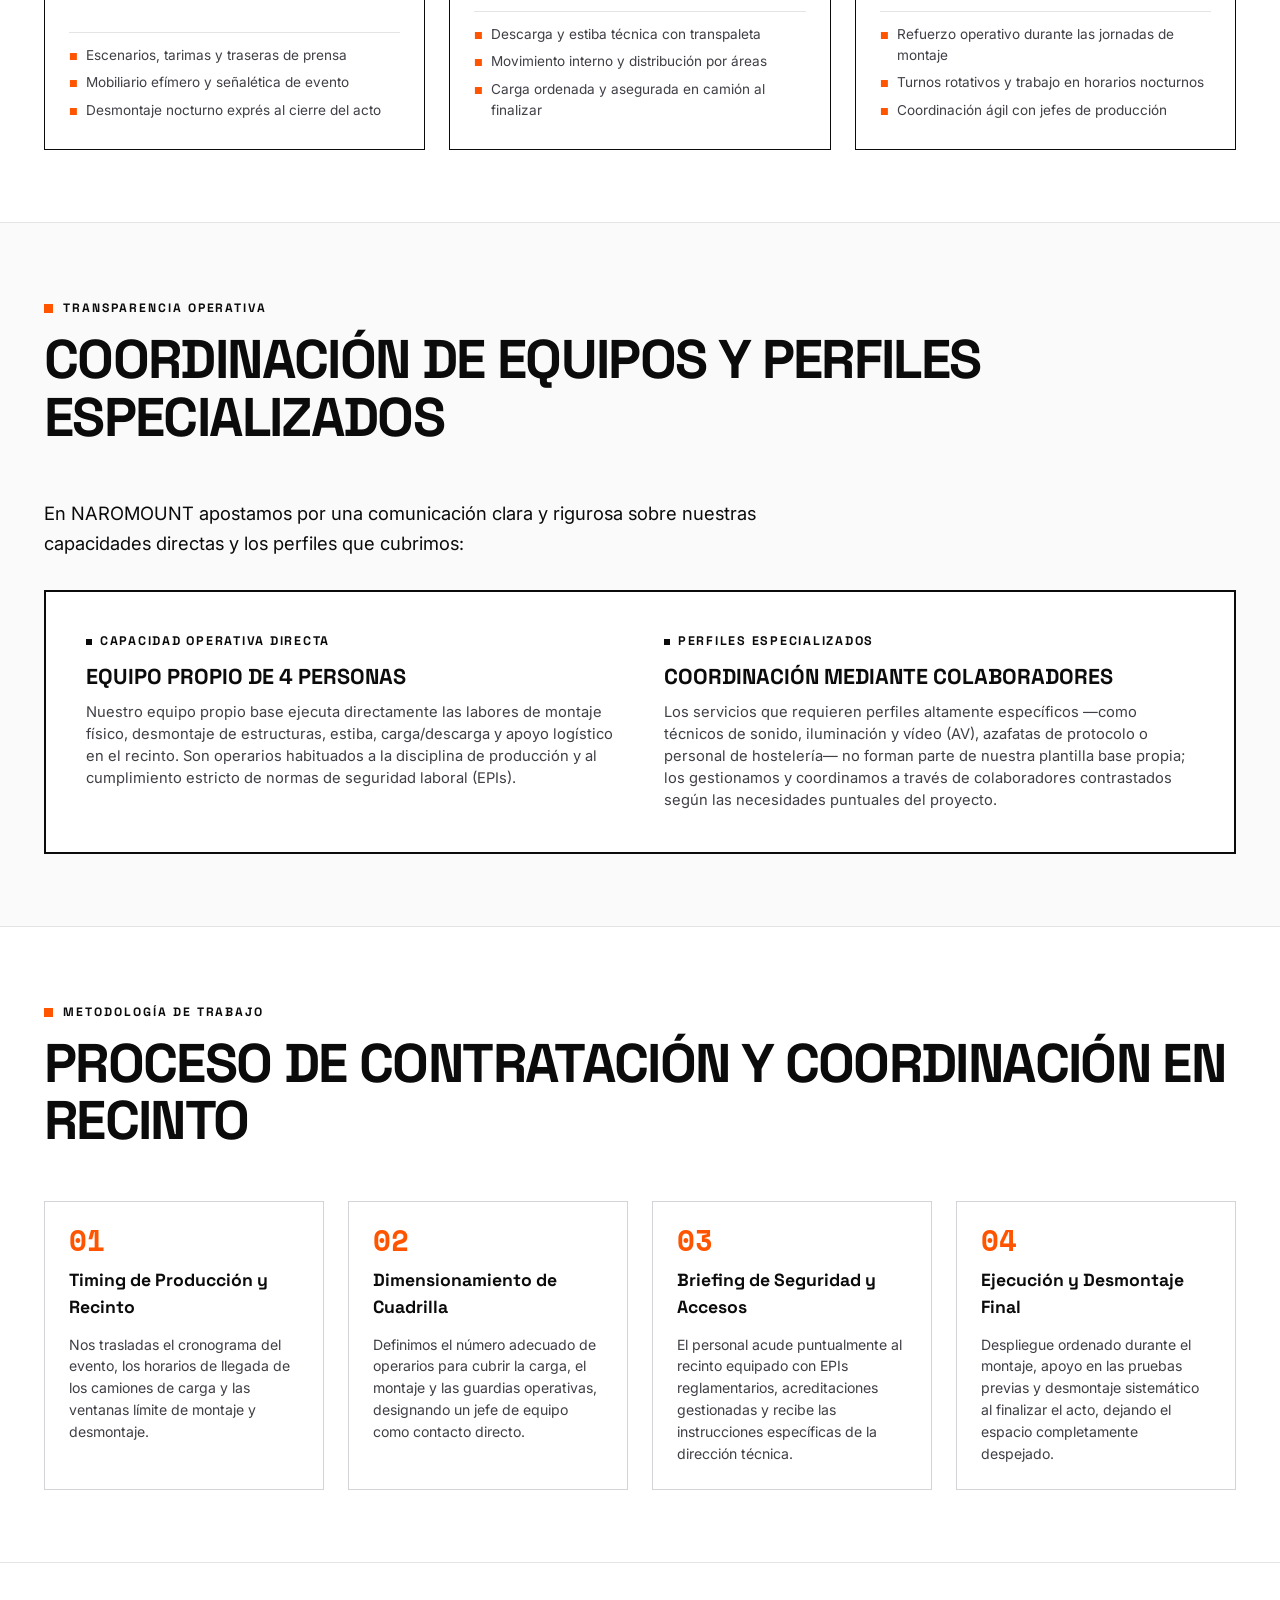
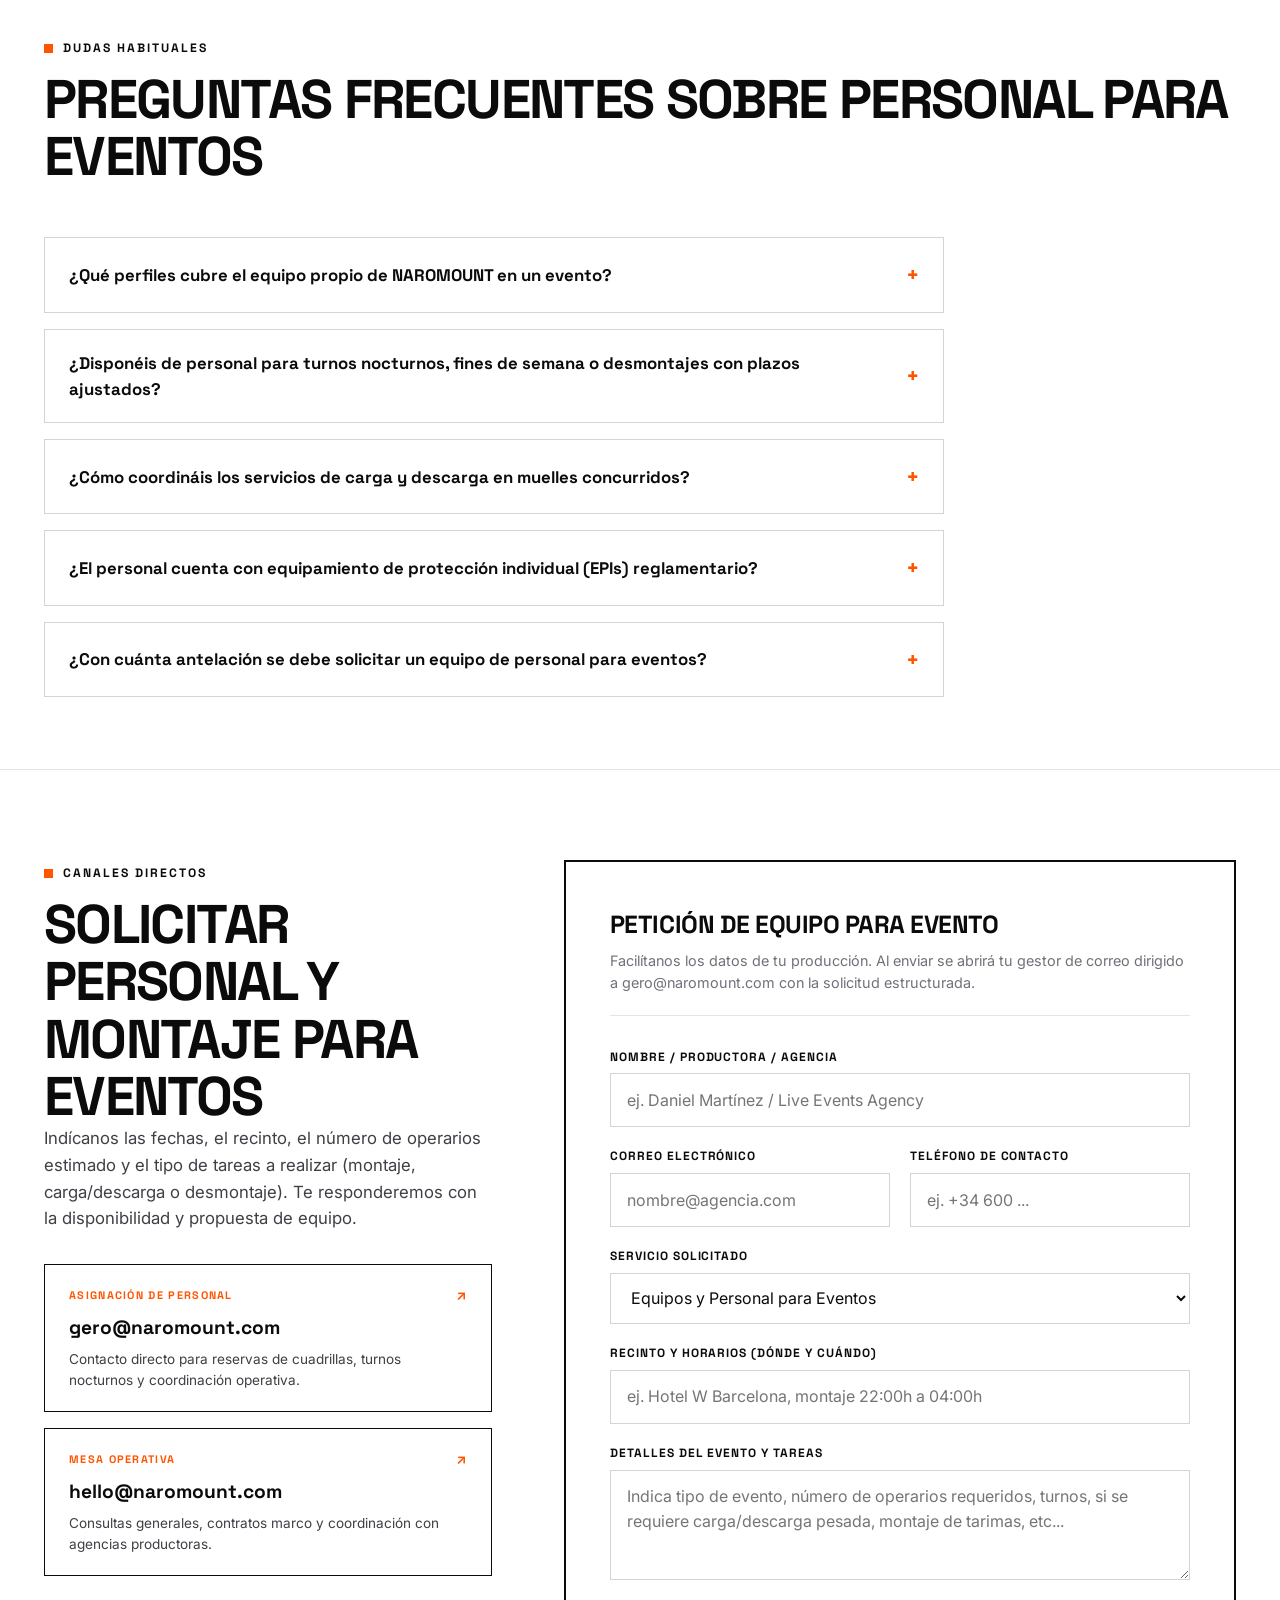
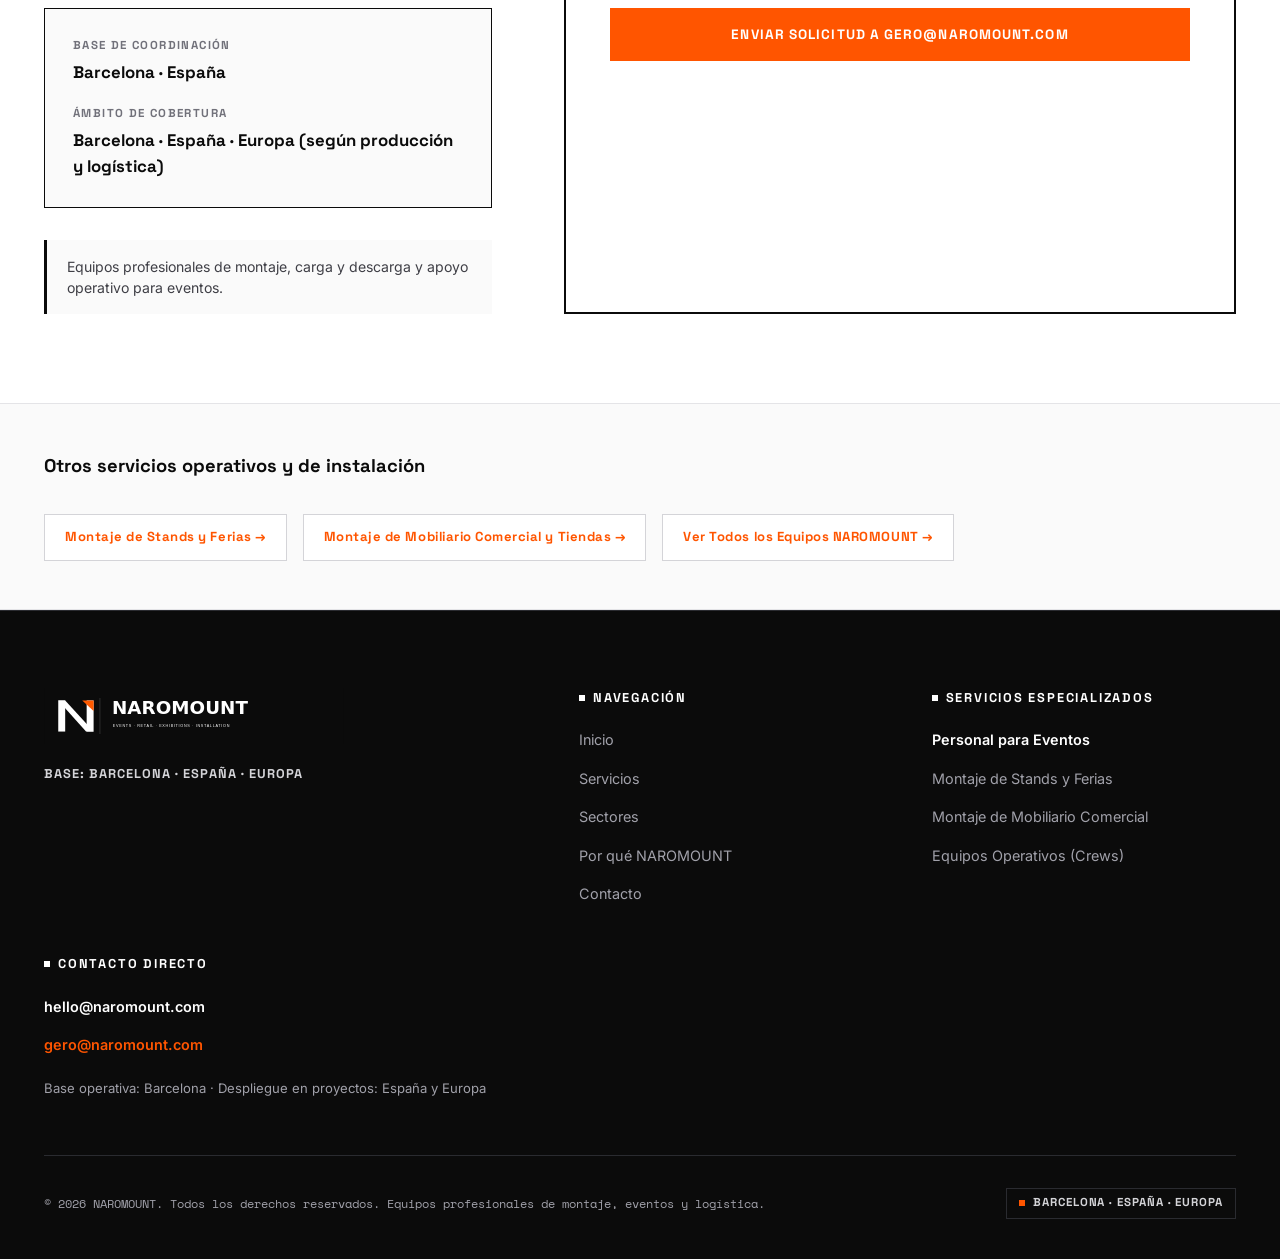
<file: es/eventos-personal-montaje/index.html>
<!DOCTYPE html>
<html lang="es">
<head>
  <meta charset="UTF-8">
  <meta name="viewport" content="width=device-width, initial-scale=1.0">
  <title>Personal y Montaje de Eventos en Barcelona y Europa | NAROMOUNT</title>

  <!-- SEO & Commercial Search Meta -->
  <meta name="description" content="Equipos profesionales de montaje y apoyo operativo para eventos corporativos y ferias. Carga, descarga, manipulación de material y refuerzo operativo en recintos.">
  <meta name="keywords" content="montaje y desmontaje de eventos, empresa de montaje de eventos, personal para montaje de eventos, personal auxiliar para eventos, equipos de carga y descarga para eventos">
  <meta name="theme-color" content="#0B0B0B">

  <!-- Canonical URL (No alternate hreflang as no direct foreign equivalent exists yet) -->
  <link rel="canonical" href="https://naromount.com/es/eventos-personal-montaje/">

  <!-- Open Graph / Social Media Meta -->
  <meta property="og:title" content="Personal y Montaje de Eventos en Barcelona y Europa | NAROMOUNT">
  <meta property="og:description" content="Equipos profesionales de montaje y apoyo operativo para eventos corporativos y ferias. Carga, descarga, manipulación de material y refuerzo operativo en recintos.">
  <meta property="og:type" content="website">
  <meta property="og:url" content="https://naromount.com/es/eventos-personal-montaje/">
  <meta property="og:image" content="https://naromount.com/assets/images/operations-crew.jpg">
  <meta property="og:image:width" content="1200">
  <meta property="og:image:height" content="800">
  <meta property="og:image:alt" content="Personal operativo de NAROMOUNT coordinando materiales en recinto de eventos">
  <meta property="og:locale" content="es_ES">

  <!-- Twitter / X Preview Card -->
  <meta name="twitter:card" content="summary_large_image">
  <meta name="twitter:title" content="Personal y Montaje de Eventos en Barcelona y Europa | NAROMOUNT">
  <meta name="twitter:description" content="Equipos profesionales de montaje y apoyo operativo para eventos corporativos y ferias. Carga, descarga, manipulación de material y refuerzo operativo en recintos.">
  <meta name="twitter:image" content="https://naromount.com/assets/images/operations-crew.jpg">

  <!-- Structured Data: BreadcrumbList, Service & FAQPage -->
  <script type="application/ld+json">
  {
    "@context": "https://schema.org",
    "@graph": [
      {
        "@type": "BreadcrumbList",
        "@id": "https://naromount.com/es/eventos-personal-montaje/#breadcrumb",
        "itemListElement": [
          {
            "@type": "ListItem",
            "position": 1,
            "name": "Inicio",
            "item": "https://naromount.com/es/"
          },
          {
            "@type": "ListItem",
            "position": 2,
            "name": "Personal y Montaje de Eventos",
            "item": "https://naromount.com/es/eventos-personal-montaje/"
          }
        ]
      },
      {
        "@type": "Service",
        "@id": "https://naromount.com/es/eventos-personal-montaje/#service",
        "name": "Equipos de Montaje y Apoyo Operativo para Eventos",
        "serviceType": "Montaje y Desmontaje de Eventos",
        "provider": {
          "@type": "ProfessionalService",
          "name": "NAROMOUNT",
          "url": "https://naromount.com/",
          "logo": "https://naromount.com/favicon.svg",
          "address": {
            "@type": "PostalAddress",
            "addressLocality": "Barcelona",
            "addressRegion": "Catalonia",
            "addressCountry": "ES"
          }
        },
        "description": "Servicio profesional de montaje y desmontaje de eventos corporativos, carga y descarga, manipulación de material y apoyo operativo en recintos de Barcelona, España y Europa.",
        "areaServed": [
          { "@type": "City", "name": "Barcelona" },
          { "@type": "Country", "name": "Spain" },
          { "@type": "Continent", "name": "Europe" }
        ],
        "hasOfferCatalog": {
          "@type": "OfferCatalog",
          "name": "Servicios para Eventos y Producción",
          "itemListElement": [
            {
              "@type": "Offer",
              "itemOffered": {
                "@type": "Service",
                "name": "Montaje y desmontaje de eventos corporativos"
              }
            },
            {
              "@type": "Offer",
              "itemOffered": {
                "@type": "Service",
                "name": "Equipos de carga y descarga para eventos"
              }
            },
            {
              "@type": "Offer",
              "itemOffered": {
                "@type": "Service",
                "name": "Personal auxiliar y apoyo operativo en producción"
              }
            }
          ]
        }
      },
      {
        "@type": "FAQPage",
        "@id": "https://naromount.com/es/eventos-personal-montaje/#faq",
        "mainEntity": [
          {
            "@type": "Question",
            "name": "¿Qué perfiles cubre el equipo propio de NAROMOUNT en un evento?",
            "acceptedAnswer": {
              "@type": "Answer",
              "text": "Nuestro núcleo propio está compuesto por personal especializado en montaje físico, desmontaje técnico, carga y descarga, manipulación de material y apoyo operativo de producción en recinto. No garantizamos como plantilla propia fija perfiles de azafatas, camareros o técnicos audiovisuales certificados de broadcast, los cuales gestionamos mediante colaboradores cualificados si el proyecto lo requiere."
            }
          },
          {
            "@type": "Question",
            "name": "¿Disponéis de personal para turnos nocturnos, fines de semana o desmontajes con plazos ajustados?",
            "acceptedAnswer": {
              "@type": "Answer",
              "text": "Sí. Adaptamos los turnos de nuestras cuadrillas para cubrir desmontajes nocturnos tras el evento o trabajos en fines de semana, siempre sujeto a planificación previa del cronograma, requerimientos del recinto y disponibilidad de cuadrilla pactada."
            }
          },
          {
            "@type": "Question",
            "name": "¿Cómo coordináis los servicios de carga y descarga en muelles concurridos?",
            "acceptedAnswer": {
              "@type": "Answer",
              "text": "Asignamos un responsable de equipo que coordina la recepción con los transportistas, verificando albaranes de bultos y asegurando un flujo constante de traslado hacia la sala o pabellón mediante transpaletas y carros de carga, evitando cuellos de botella en los accesos."
            }
          },
          {
            "@type": "Question",
            "name": "¿El personal cuenta con equipamiento de protección individual (EPIs) reglamentario?",
            "acceptedAnswer": {
              "@type": "Answer",
              "text": "Sí. Todos los operarios acuden con calzado de seguridad, guantes técnicos, chalecos de alta visibilidad y casco homologado cuando la fase de montaje o las normas del recinto lo exigen."
            }
          },
          {
            "@type": "Question",
            "name": "¿Con cuánta antelación se debe solicitar un equipo de personal para eventos?",
            "acceptedAnswer": {
              "@type": "Answer",
              "text": "Recomendamos contactar con un mínimo de 1 a 2 semanas de antelación para eventos estándar, y con mayor margen en temporadas de alta concentración de congresos en Barcelona o Madrid (primavera y otoño), para garantizar la disponibilidad del número de operarios necesario."
            }
          }
        ]
      }
    ]
  }
  </script>

  <!-- Favicon -->
  <link rel="icon" type="image/svg+xml" href="/favicon.svg">

  <!-- Fonts -->
  <link rel="preconnect" href="https://fonts.googleapis.com">
  <link rel="preconnect" href="https://fonts.gstatic.com" crossorigin>
  <link href="https://fonts.googleapis.com/css2?family=Inter:wght@400;500;600;700&family=Space+Grotesk:wght@500;600;700;800&family=Space+Mono:wght@400;700&display=swap" rel="stylesheet">

  <!-- Core Stylesheet -->
  <link rel="stylesheet" href="/css/style.css">
</head>
<body>

  <!-- Accessible Skip Link -->
  <a href="#main-content" class="skip-link">Saltar al contenido principal</a>

  <!-- ========================================================================
       HEADER & NAVIGATION
       ======================================================================== -->
  <header class="site-header" role="banner">
    <div class="container header-inner">

      <!-- Brand Logo -->
      <a href="/es/" class="brand" aria-label="NAROMOUNT — Eventos, Retail, Ferias, Instalación">
        <img
          src="/assets/brand/naromount-logo-horizontal.svg"
          alt="NAROMOUNT — Eventos, Retail, Ferias, Instalación"
          class="brand-logo"
          width="950"
          height="180"
        >
      </a>

      <!-- Desktop Navigation -->
      <nav class="nav-desktop" aria-label="Navegación principal">
        <a href="/es/#services" class="nav-link">Servicios</a>
        <a href="/es/#sectors" class="nav-link">Sectores</a>
        <a href="/es/#why-naromount" class="nav-link">Por qué NAROMOUNT</a>
        <a href="#contacto" class="nav-link">Contacto</a>
      </nav>

      <!-- Actions: Language Selector & Primary CTA -->
      <div class="header-actions">
        <!-- Language Switcher: No direct foreign translation available, so EN links to root homepage -->
        <div class="lang-selector" role="group" aria-label="Selección de idioma">
          <a href="/" class="lang-btn" data-lang="en" aria-label="English homepage">EN</a>
          <span class="lang-btn active" data-lang="es" aria-current="page">ES</span>
        </div>

        <!-- Header CTA -->
        <a href="mailto:gero@naromount.com?subject=Solicitud%20de%20Equipo%20NAROMOUNT:%20Personal%20y%20Montaje%20de%20Eventos" class="btn btn-primary btn-sm header-cta-btn">Pedir un Equipo</a>

        <!-- Mobile Menu Toggle Button -->
        <button type="button" class="mobile-menu-toggle" aria-label="Abrir menú de navegación" aria-expanded="false" aria-controls="mobile-nav">
          <span></span>
          <span></span>
          <span></span>
        </button>
      </div>

    </div>

    <!-- Mobile Navigation Drawer -->
    <div id="mobile-nav" class="mobile-nav-drawer" role="dialog" aria-modal="true" aria-label="Navegación móvil">
      <ul class="mobile-nav-list">
        <li><a href="/es/#services">Servicios</a></li>
        <li><a href="/es/#sectors">Sectores</a></li>
        <li><a href="/es/#why-naromount">Por qué NAROMOUNT</a></li>
        <li><a href="#contacto">Contacto</a></li>
      </ul>
      <div class="mobile-nav-cta">
        <a href="mailto:gero@naromount.com?subject=Solicitud%20de%20Equipo%20NAROMOUNT:%20Personal%20y%20Montaje%20de%20Eventos" class="btn btn-accent" style="width: 100%;">Pedir un Equipo</a>
      </div>
    </div>
  </header>

  <!-- BREADCRUMBS -->
  <nav class="breadcrumbs" aria-label="Ruta de navegación">
    <div class="container">
      <ol class="breadcrumb-list">
        <li class="breadcrumb-item"><a href="/es/">Inicio</a></li>
        <li class="breadcrumb-separator" aria-hidden="true">/</li>
        <li class="breadcrumb-item"><a href="/es/#sectors">Eventos</a></li>
        <li class="breadcrumb-separator" aria-hidden="true">/</li>
        <li class="breadcrumb-item current" aria-current="page">Personal y Montaje de Eventos</li>
      </ol>
    </div>
  </nav>

  <!-- ========================================================================
       MAIN CONTENT
       ======================================================================== -->
  <main id="main-content">

    <!-- HERO SECTION -->
    <section class="service-hero" aria-labelledby="service-h1">
      <div class="container">
        <div class="service-hero-grid">

          <div class="service-hero-content">
            <div class="service-hero-meta">
              <span class="service-hero-badge">NAROMOUNT · EVENT CREW &amp; LOGISTICS</span>
              <span>BASE: BARCELONA · DESPLIEGUE EN ESPAÑA Y EUROPA</span>
            </div>

            <h1 id="service-h1" class="service-hero-title">
              Equipos de montaje y apoyo operativo para eventos.
            </h1>

            <p class="service-hero-subtitle">
              Personal operativo y equipos técnicos para montaje y desmontaje de eventos corporativos, presentaciones de marca, congresos y producciones efímeras. Coordinación directa desde Barcelona con capacidad de movilización en Cataluña, España y destinos europeos.
            </p>

            <div class="hero-cta-group">
              <a href="mailto:gero@naromount.com?subject=Solicitud%20de%20Equipo%20NAROMOUNT:%20Personal%20y%20Montaje%20de%20Eventos" class="btn btn-accent">Pedir un Equipo</a>
              <a href="#servicios-eventos" class="btn btn-secondary">Servicios Operativos</a>
            </div>

            <div class="service-hero-specs">
              <div class="service-spec-item">
                <span class="service-spec-label">Recintos y Espacios</span>
                <span class="service-spec-val">Palacios de congresos · Hoteles · Sedes</span>
              </div>
              <div class="service-spec-item">
                <span class="service-spec-label">Especialidad</span>
                <span class="service-spec-val">Montaje, Desmontaje y Logística</span>
              </div>
              <div class="service-spec-item">
                <span class="service-spec-label">Núcleo Propio</span>
                <span class="service-spec-val">4 personas base + Red colaboradores</span>
              </div>
              <div class="service-spec-item">
                <span class="service-spec-label">Idiomas Coordinación</span>
                <span class="service-spec-val">Español · English · Italiano</span>
              </div>
            </div>
          </div>

          <div class="service-hero-media">
            <img
              src="/assets/images/operations-crew.jpg"
              alt="Personal técnico coordinando materiales y logística en recinto de eventos"
              class="service-hero-img"
              width="1200"
              height="800"
              fetchpriority="high"
            >
            <div class="service-hero-caption">
              <span>Personal operativo y carga técnica para eventos</span>
              <span style="color: var(--color-accent); font-weight: 700;">EQUIPOS OPERATIVOS</span>
            </div>
          </div>

        </div>
      </div>
    </section>

    <!-- SERVICE PRESENTATION & B2B PRODUCTION FOCUS -->
    <section class="service-content-section" id="servicios-eventos" aria-labelledby="presentation-title">
      <div class="container">
        <div class="section-header">
          <span class="section-label">Soporte a Producción</span>
          <h2 id="presentation-title" class="section-title">Apoyo operativo y montaje técnico para productoras de eventos</h2>
        </div>

        <p class="service-prose-lead">
          En la producción de eventos en vivo, los retrasos no se recuperan y la coordinación del personal en recinto debe ser impecable. Como <strong>empresa de montaje de eventos</strong> con base en Barcelona, en NAROMOUNT proporcionamos <strong>personal para montaje de eventos</strong> y cuadrillas operativas que asumen las tareas físicas más exigentes: carga, descarga, ensamblaje de estructuras efímeras y asistencia continua a los directores de producción.
        </p>

        <div class="capability-grid">

          <!-- Card 1 -->
          <div class="capability-card">
            <span class="capability-index">01 / ESTRUCTURAS EFÍMERAS</span>
            <h3 class="capability-title">Montaje y desmontaje de eventos</h3>
            <p class="capability-desc">
              Instalación de elementos escenográficos, escenarios modulares, tarimas, traseras de photocall, zonas de acreditación, mobiliario lounge para zonas VIP, carpas auxiliares y vallas de control de acceso.
            </p>
            <ul class="capability-list">
              <li>Escenarios, tarimas y traseras de prensa</li>
              <li>Mobiliario efímero y señalética de evento</li>
              <li>Desmontaje nocturno exprés al cierre del acto</li>
            </ul>
          </div>

          <!-- Card 2 -->
          <div class="capability-card">
            <span class="capability-index">02 / LOGÍSTICA DE MUELLE</span>
            <h3 class="capability-title">Equipos de carga y descarga para eventos</h3>
            <p class="capability-desc">
              Recepción de camiones y vehículos de producción en muelles de acceso, descarga rápida y organizada de flight cases, material técnico y cajas de producción, trasladándolos hasta el punto exacto de la sala.
            </p>
            <ul class="capability-list">
              <li>Descarga y estiba técnica con transpaleta</li>
              <li>Movimiento interno y distribución por áreas</li>
              <li>Carga ordenada y asegurada en camión al finalizar</li>
            </ul>
          </div>

          <!-- Card 3 -->
          <div class="capability-card">
            <span class="capability-index">03 / APOYO EN PRODUCCIÓN</span>
            <h3 class="capability-title">Personal auxiliar y refuerzos operativos</h3>
            <p class="capability-desc">
              <strong>Personal auxiliar para eventos</strong> destinado a reforzar a los equipos de producción propios del cliente durante picos de trabajo intenso, montajes contrarreloj o contingencias en sala.
            </p>
            <ul class="capability-list">
              <li>Refuerzo operativo durante las jornadas de montaje</li>
              <li>Turnos rotativos y trabajo en horarios nocturnos</li>
              <li>Coordinación ágil con jefes de producción</li>
            </ul>
          </div>

        </div>
      </div>
    </section>

    <!-- TRANSPARENT SCOPE & COLLABORATOR MODEL -->
    <section class="service-content-section bg-alt" aria-labelledby="scope-title">
      <div class="container">
        <div class="section-header">
          <span class="section-label">Transparencia Operativa</span>
          <h2 id="scope-title" class="section-title">Coordinación de equipos y perfiles especializados</h2>
        </div>

        <p class="service-prose-lead">
          En NAROMOUNT apostamos por una comunicación clara y rigurosa sobre nuestras capacidades directas y los perfiles que cubrimos:
        </p>

        <div class="scope-callout-box" style="margin-top: 2rem;">
          <div>
            <span class="scope-item-title">Capacidad Operativa Directa</span>
            <div class="scope-item-headline">Equipo propio de 4 personas</div>
            <p class="scope-item-desc">
              Nuestro equipo propio base ejecuta directamente las labores de montaje físico, desmontaje de estructuras, estiba, carga/descarga y apoyo logístico en el recinto. Son operarios habituados a la disciplina de producción y al cumplimiento estricto de normas de seguridad laboral (EPIs).
            </p>
          </div>
          <div>
            <span class="scope-item-title">Perfiles Especializados</span>
            <div class="scope-item-headline">Coordinación mediante colaboradores</div>
            <p class="scope-item-desc">
              Los servicios que requieren perfiles altamente específicos —como técnicos de sonido, iluminación y vídeo (AV), azafatas de protocolo o personal de hostelería— no forman parte de nuestra plantilla base propia; los gestionamos y coordinamos a través de colaboradores contrastados según las necesidades puntuales del proyecto.
            </p>
          </div>
        </div>
      </div>
    </section>

    <!-- HIRING PROCESS -->
    <section class="service-content-section" id="proceso" aria-labelledby="process-title">
      <div class="container">
        <div class="section-header">
          <span class="section-label">Metodología de Trabajo</span>
          <h2 id="process-title" class="section-title">Proceso de contratación y coordinación en recinto</h2>
        </div>

        <div class="process-grid">

          <div class="process-step">
            <span class="process-step-num">01</span>
            <h3 class="process-step-title">Timing de Producción y Recinto</h3>
            <p class="process-step-desc">
              Nos trasladas el cronograma del evento, los horarios de llegada de los camiones de carga y las ventanas límite de montaje y desmontaje.
            </p>
          </div>

          <div class="process-step">
            <span class="process-step-num">02</span>
            <h3 class="process-step-title">Dimensionamiento de Cuadrilla</h3>
            <p class="process-step-desc">
              Definimos el número adecuado de operarios para cubrir la carga, el montaje y las guardias operativas, designando un jefe de equipo como contacto directo.
            </p>
          </div>

          <div class="process-step">
            <span class="process-step-num">03</span>
            <h3 class="process-step-title">Briefing de Seguridad y Accesos</h3>
            <p class="process-step-desc">
              El personal acude puntualmente al recinto equipado con EPIs reglamentarios, acreditaciones gestionadas y recibe las instrucciones específicas de la dirección técnica.
            </p>
          </div>

          <div class="process-step">
            <span class="process-step-num">04</span>
            <h3 class="process-step-title">Ejecución y Desmontaje Final</h3>
            <p class="process-step-desc">
              Despliegue ordenado durante el montaje, apoyo en las pruebas previas y desmontaje sistemático al finalizar el acto, dejando el espacio completamente despejado.
            </p>
          </div>

        </div>
      </div>
    </section>

    <!-- FAQ SECTION -->
    <section class="faq-section" aria-labelledby="faq-title">
      <div class="container">
        <div class="section-header">
          <span class="section-label">Dudas Habituales</span>
          <h2 id="faq-title" class="section-title">Preguntas frecuentes sobre personal para eventos</h2>
        </div>

        <div class="faq-list">

          <details class="faq-item">
            <summary class="faq-question">¿Qué perfiles cubre el equipo propio de NAROMOUNT en un evento?</summary>
            <div class="faq-answer">
              Nuestro núcleo propio está especializado en montaje físico, desmontaje técnico, carga y descarga en muelles, manipulación cuidadosa de material de escenografía y apoyo operativo de producción en recinto. No ofrecemos como plantilla propia fija perfiles de azafatas, camareros o técnicos de sonido/iluminación; cuando un cliente lo requiere, podemos coordinar dichos perfiles a través de colaboradores contrastados.
            </div>
          </details>

          <details class="faq-item">
            <summary class="faq-question">¿Disponéis de personal para turnos nocturnos, fines de semana o desmontajes con plazos ajustados?</summary>
            <div class="faq-answer">
              Sí. Es habitual que recintos feriales, hoteles y palacios de congresos exijan el desalojo de salas de madrugada o en días no laborables. Adaptamos los turnos de nuestras cuadrillas para cubrir desmontajes nocturnos tras la finalización del acto, siempre sujeto a planificación previa del cronograma y disponibilidad de cuadrilla.
            </div>
          </details>

          <details class="faq-item">
            <summary class="faq-question">¿Cómo coordináis los servicios de carga y descarga en muelles concurridos?</summary>
            <div class="faq-answer">
              Asignamos a un responsable de equipo que coordina la recepción con los transportistas, verificando albaranes de bultos y asegurando un flujo constante de traslado hacia la sala mediante transpaletas y carros de carga, evitando retenciones en los accesos del recinto.
            </div>
          </details>

          <details class="faq-item">
            <summary class="faq-question">¿El personal cuenta con equipamiento de protección individual (EPIs) reglamentario?</summary>
            <div class="faq-answer">
              Sí. Todo nuestro personal cuenta con calzado de seguridad con puntera reforzada, guantes de trabajo técnico, chalecos reflectantes y cascos homologados para todas las fases que requieran cumplimiento de normativas de prevención de riesgos en obra.
            </div>
          </details>

          <details class="faq-item">
            <summary class="faq-question">¿Con cuánta antelación se debe solicitar un equipo de personal para eventos?</summary>
            <div class="faq-answer">
              Para producciones habituales recomendamos contactar con 1 a 2 semanas de antelación. En periodos de alta demanda de eventos y congresos en Barcelona o Madrid (como los meses de primavera y otoño), es aconsejable reservar con mayor margen para asegurar la reserva y disponibilidad de la dotación requerida.
            </div>
          </details>

        </div>
      </div>
    </section>

    <!-- CONTACT & REQUEST FORM SECTION -->
    <section class="contact-section" id="contacto" aria-labelledby="contact-title">
      <div class="container">

        <div class="contact-grid">

          <!-- Left: Direct Channels & Operational Parameters -->
          <div class="contact-info-panel">
            <div>
              <span class="section-label">Canales Directos</span>
              <h2 id="contact-title" class="section-title">Solicitar Personal y Montaje para Eventos</h2>
              <p class="contact-intro-text">
                Indícanos las fechas, el recinto, el número de operarios estimado y el tipo de tareas a realizar (montaje, carga/descarga o desmontaje). Te responderemos con la disponibilidad y propuesta de equipo.
              </p>

              <!-- Real Direct Email Action Cards -->
              <div class="contact-direct-channels">
                <a href="mailto:gero@naromount.com?subject=Solicitud%20de%20Equipo%20NAROMOUNT:%20Personal%20y%20Montaje%20de%20Eventos" class="contact-channel-card">
                  <div class="contact-channel-header">
                    <span class="contact-channel-badge">Asignación de Personal</span>
                    <span style="font-size: 0.85rem; font-weight: 700; color: var(--color-accent);" aria-hidden="true">↗</span>
                  </div>
                  <span class="contact-channel-email">gero@naromount.com</span>
                  <p class="contact-channel-desc">Contacto directo para reservas de cuadrillas, turnos nocturnos y coordinación operativa.</p>
                </a>

                <a href="mailto:hello@naromount.com?subject=Consulta%20Eventos%20%E2%80%94%20NAROMOUNT" class="contact-channel-card">
                  <div class="contact-channel-header">
                    <span class="contact-channel-badge">Mesa Operativa</span>
                    <span style="font-size: 0.85rem; font-weight: 700; color: var(--color-accent);" aria-hidden="true">↗</span>
                  </div>
                  <span class="contact-channel-email">hello@naromount.com</span>
                  <p class="contact-channel-desc">Consultas generales, contratos marco y coordinación con agencias productoras.</p>
                </a>
              </div>

              <!-- Operational Parameters -->
              <div class="operational-specs-box">
                <div class="spec-line">
                  <span class="spec-label">Base de Coordinación</span>
                  <span class="spec-value">Barcelona · España</span>
                </div>
                <div class="spec-line">
                  <span class="spec-label">Ámbito de Cobertura</span>
                  <span class="spec-value">Barcelona · España · Europa (según producción y logística)</span>
                </div>
              </div>
            </div>

            <div class="contact-notice-box">
              Equipos profesionales de montaje, carga y descarga y apoyo operativo para eventos.
            </div>
          </div>

          <!-- Right: Mailto-Assisted Project Request Form -->
          <div class="request-form-card">
            <div class="form-header">
              <h3 class="form-title">Petición de Equipo para Evento</h3>
              <p class="form-subtext">Facilítanos los datos de tu producción. Al enviar se abrirá tu gestor de correo dirigido a gero@naromount.com con la solicitud estructurada.</p>
            </div>

            <form id="teamRequestForm" novalidate>
              <div class="form-grid">

                <div class="form-group">
                  <label for="req-name" class="form-label">Nombre / Productora / Agencia</label>
                  <input type="text" id="req-name" name="name" class="form-input" placeholder="ej. Daniel Martínez / Live Events Agency" required>
                </div>

                <div class="form-grid-2col">
                  <div class="form-group">
                    <label for="req-email" class="form-label">Correo Electrónico</label>
                    <input type="email" id="req-email" name="email" class="form-input" placeholder="nombre@agencia.com" required>
                  </div>
                  <div class="form-group">
                    <label for="req-phone" class="form-label">Teléfono de Contacto</label>
                    <input type="tel" id="req-phone" name="phone" class="form-input" placeholder="ej. +34 600 ...">
                  </div>
                </div>

                <div class="form-group">
                  <label for="req-service" class="form-label">Servicio Solicitado</label>
                  <select id="req-service" name="service" class="form-select" required>
                    <option value="Personal y Montaje de Eventos" selected>Equipos y Personal para Eventos</option>
                    <option value="EVENT CREW">EVENT CREW — Personal operativo · producción · apoyo</option>
                    <option value="LOGISTICS CREW">LOGISTICS CREW — Carga · descarga · preparación · movimiento</option>
                    <option value="INSTALLATION CREW">INSTALLATION CREW — Montaje · desmontaje · instalación técnica</option>
                    <option value="PROJECT CREW">PROJECT CREW — Equipos adaptados a cada proyecto</option>
                  </select>
                </div>

                <div class="form-group">
                  <label for="req-location" class="form-label">Recinto y Horarios (Dónde y Cuándo)</label>
                  <input type="text" id="req-location" name="location" class="form-input" placeholder="ej. Hotel W Barcelona, montaje 22:00h a 04:00h" required>
                </div>

                <div class="form-group">
                  <label for="req-message" class="form-label">Detalles del Evento y Tareas</label>
                  <textarea id="req-message" name="message" class="form-textarea" placeholder="Indica tipo de evento, número de operarios requeridos, turnos, si se requiere carga/descarga pesada, montaje de tarimas, etc..."></textarea>
                </div>

                <button type="submit" class="btn btn-accent" style="width: 100%; margin-top: 0.5rem;">
                  Enviar Solicitud a gero@naromount.com
                </button>

              </div>

              <!-- Feedback / Email Client Notice Container -->
              <div id="formFeedback" class="form-feedback" role="alert"></div>
            </form>
          </div>

        </div>

      </div>
    </section>

    <!-- INTERNAL LINKING / RELATED SERVICES -->
    <section class="service-content-section bg-alt" style="padding: 3rem 0;">
      <div class="container">
        <h3 style="font-family: var(--font-display); font-size: 1.15rem; font-weight: 700; margin-bottom: 1.25rem;">
          Otros servicios operativos y de instalación
        </h3>
        <div style="display: flex; flex-wrap: wrap; gap: 1rem;">
          <a href="/es/montaje-ferias-exposiciones/" class="service-card-link" style="border: 1px solid var(--color-grey-300); padding: 0.75rem 1.25rem; background: var(--color-white);">
            Montaje de Stands y Ferias →
          </a>
          <a href="/es/montaje-mobiliario-comercial/" class="service-card-link" style="border: 1px solid var(--color-grey-300); padding: 0.75rem 1.25rem; background: var(--color-white);">
            Montaje de Mobiliario Comercial y Tiendas →
          </a>
          <a href="/es/#services" class="service-card-link" style="border: 1px solid var(--color-grey-300); padding: 0.75rem 1.25rem; background: var(--color-white);">
            Ver Todos los Equipos NAROMOUNT →
          </a>
        </div>
      </div>
    </section>

  </main>

  <!-- ========================================================================
       FOOTER
       ======================================================================== -->
  <footer class="site-footer" role="contentinfo">
    <div class="container">

      <div class="footer-top">

        <!-- Brand Information -->
        <div class="footer-brand">
          <img
            src="/assets/brand/naromount-logo-horizontal-dark.svg"
            alt="NAROMOUNT — Eventos, Retail, Ferias, Instalación"
            class="footer-brand-logo"
            width="950"
            height="180"
            loading="lazy"
          >
          <div class="footer-base-box">
            <span>Base: Barcelona · España · Europa</span>
          </div>
        </div>

        <!-- Navigation Links -->
        <div>
          <h4 class="footer-column-title">Navegación</h4>
          <ul class="footer-links">
            <li><a href="/es/">Inicio</a></li>
            <li><a href="/es/#services">Servicios</a></li>
            <li><a href="/es/#sectors">Sectores</a></li>
            <li><a href="/es/#why-naromount">Por qué NAROMOUNT</a></li>
            <li><a href="#contacto">Contacto</a></li>
          </ul>
        </div>

        <!-- Specialized Services Links -->
        <div>
          <h4 class="footer-column-title">Servicios Especializados</h4>
          <ul class="footer-links">
            <li><a href="/es/eventos-personal-montaje/" style="color: var(--color-white); font-weight: 600;">Personal para Eventos</a></li>
            <li><a href="/es/montaje-ferias-exposiciones/">Montaje de Stands y Ferias</a></li>
            <li><a href="/es/montaje-mobiliario-comercial/">Montaje de Mobiliario Comercial</a></li>
            <li><a href="/es/#services">Equipos Operativos (Crews)</a></li>
          </ul>
        </div>

        <!-- Direct Contact Column -->
        <div>
          <h4 class="footer-column-title">Contacto Directo</h4>
          <ul class="footer-links">
            <li><a href="mailto:hello@naromount.com" style="color: var(--color-white); font-weight: 600;">hello@naromount.com</a></li>
            <li><a href="mailto:gero@naromount.com" style="color: var(--color-accent); font-weight: 600;">gero@naromount.com</a></li>
            <li style="margin-top: 0.5rem; font-size: 0.82rem; color: var(--color-grey-400);">Base operativa: Barcelona · Despliegue en proyectos: España y Europa</li>
          </ul>
        </div>

      </div>

      <!-- Footer Bottom -->
      <div class="footer-bottom">
        <div class="footer-copyright">
          &copy; 2026 NAROMOUNT. <span>Todos los derechos reservados. Equipos profesionales de montaje, eventos y logística.</span>
        </div>
        <div class="footer-status-pill">
          <span class="pulse-dot" aria-hidden="true"></span>
          <span>Barcelona · España · Europa</span>
        </div>
      </div>

    </div>
  </footer>

  <!-- Scripts -->
  <script src="/js/main.js"></script>
</body>
</html>
</file>
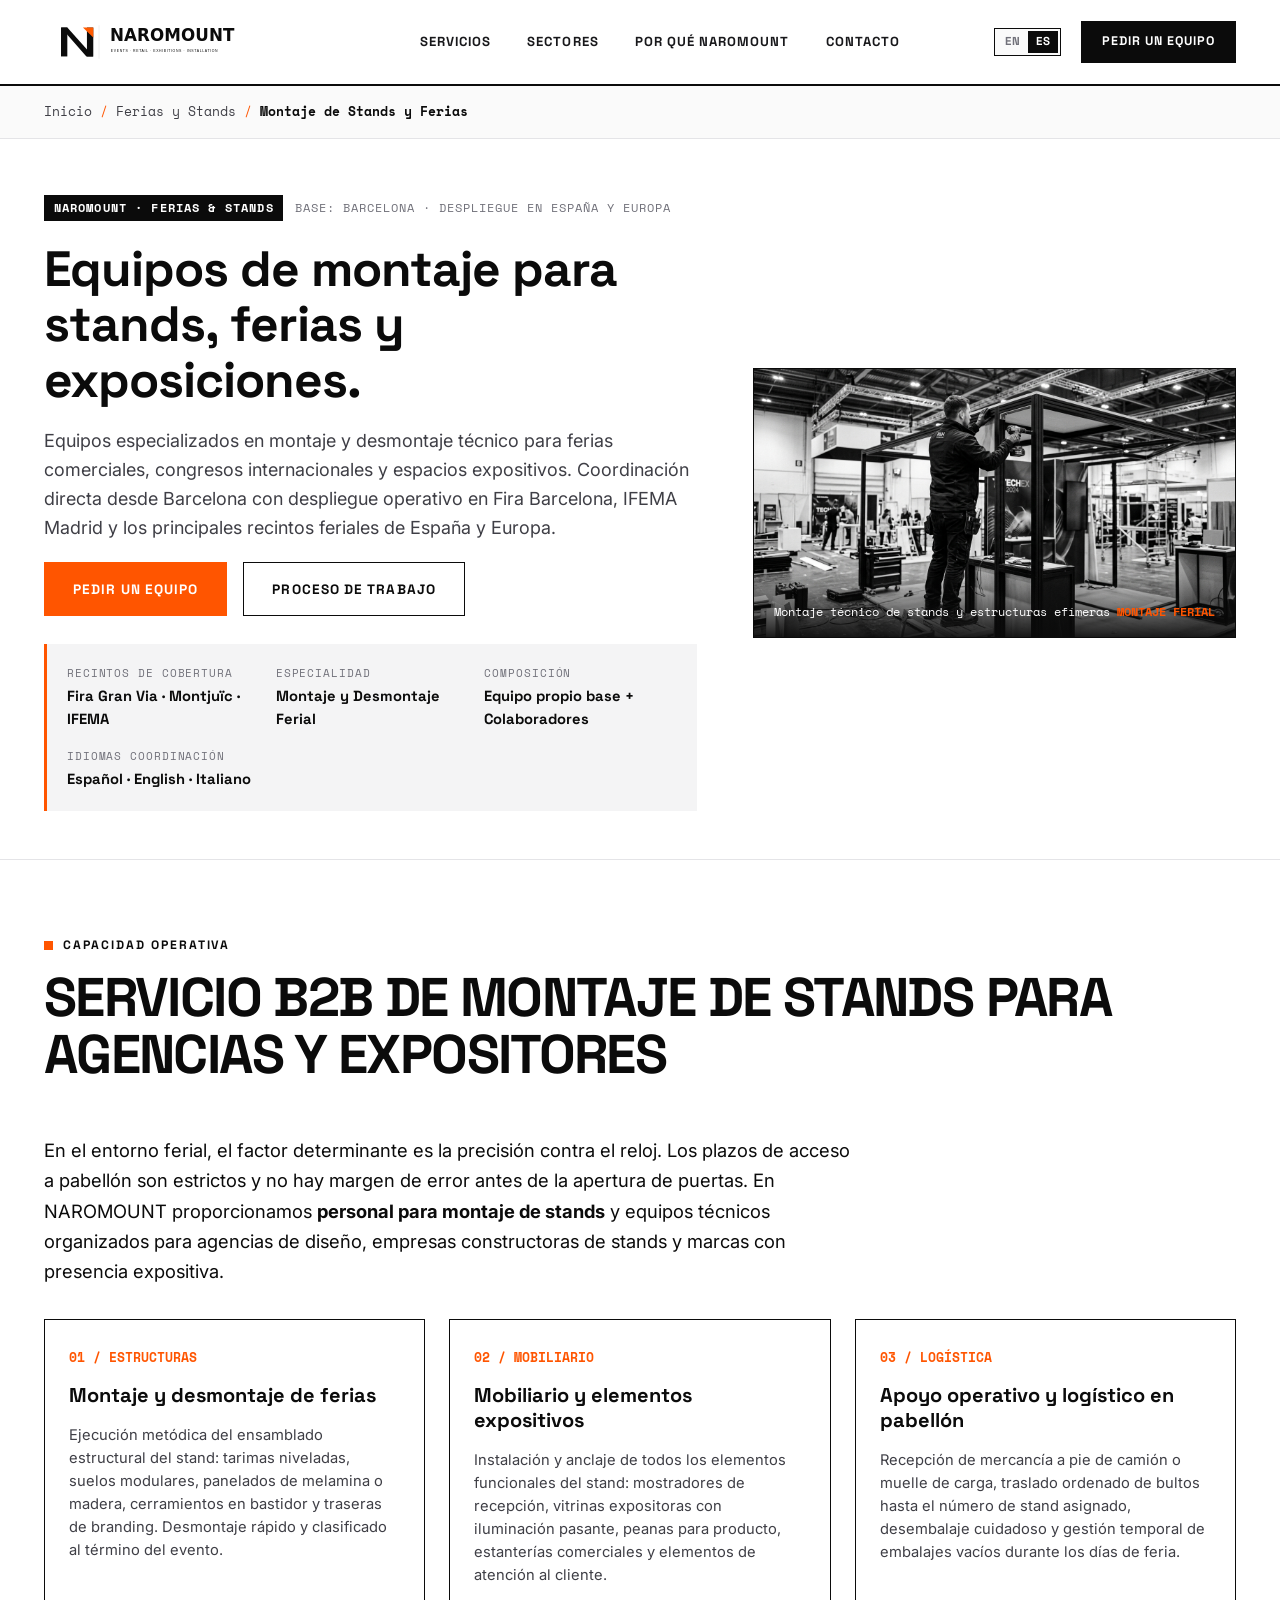
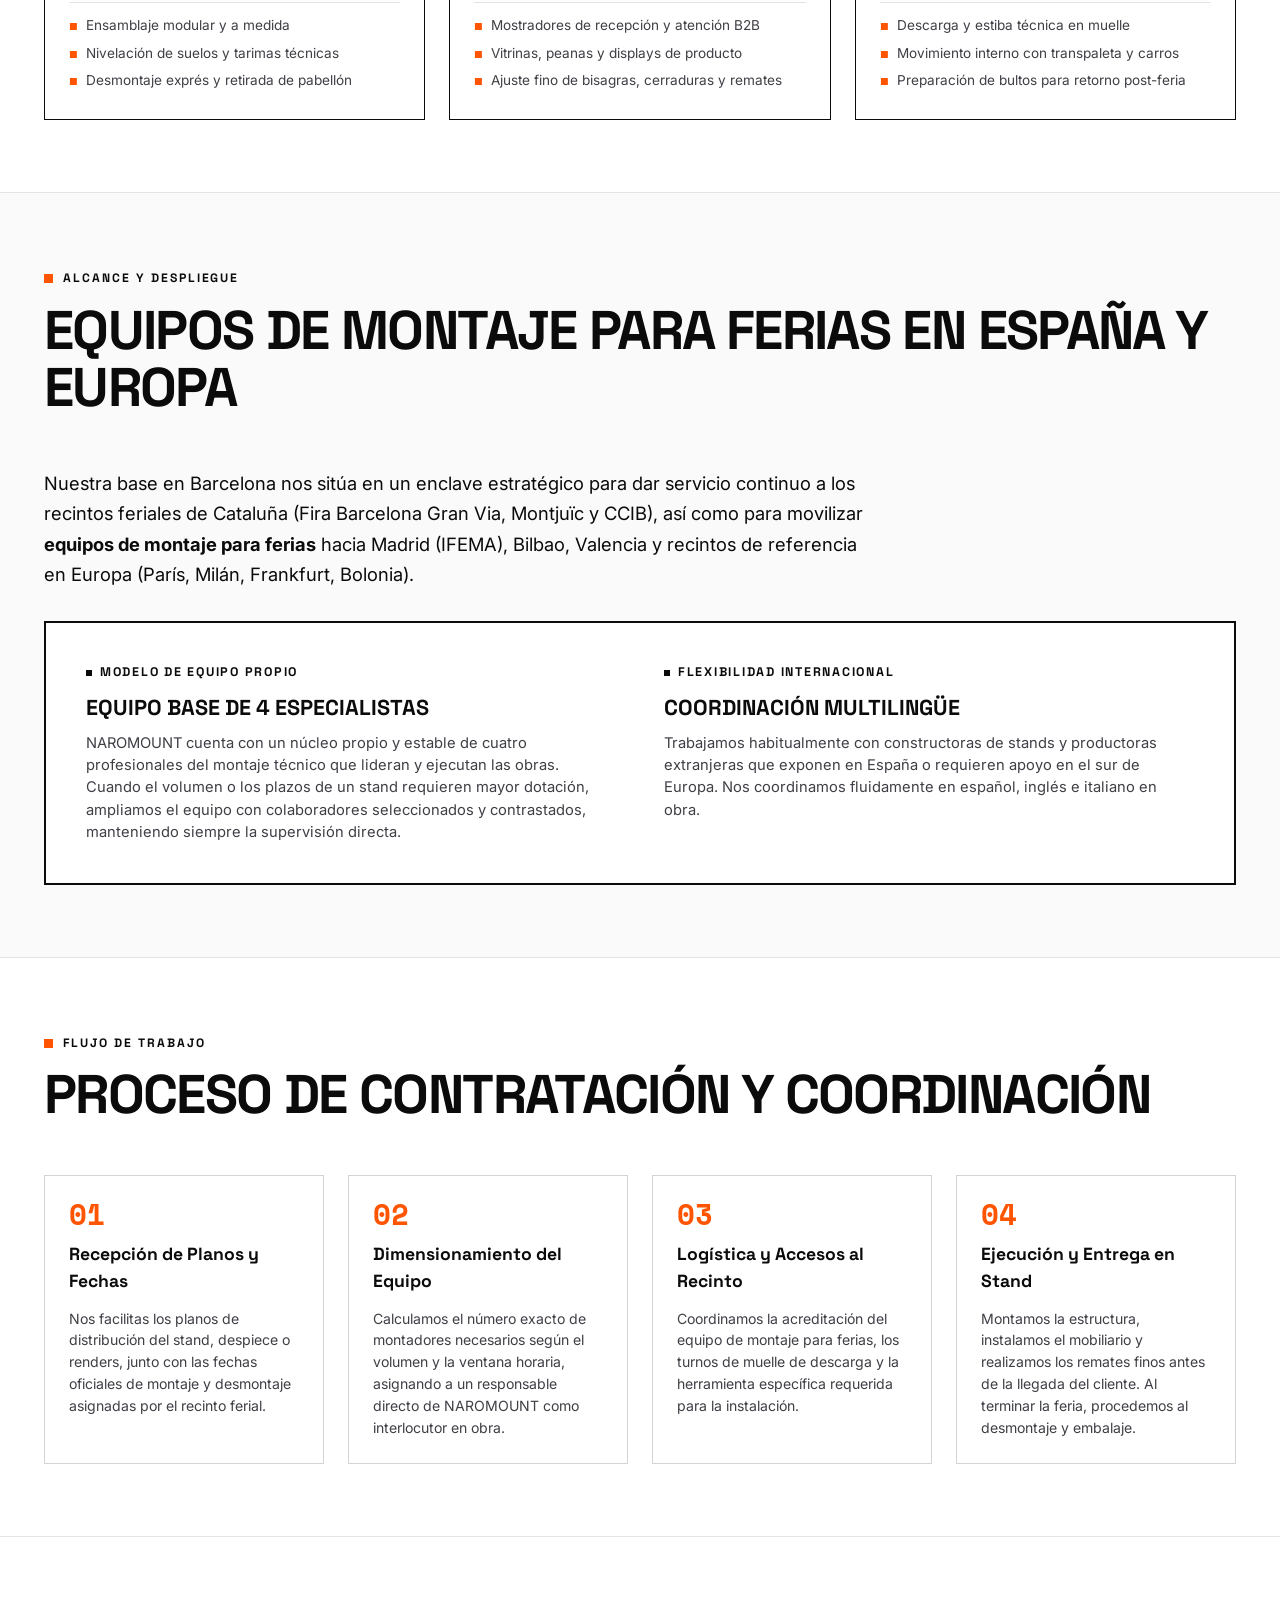
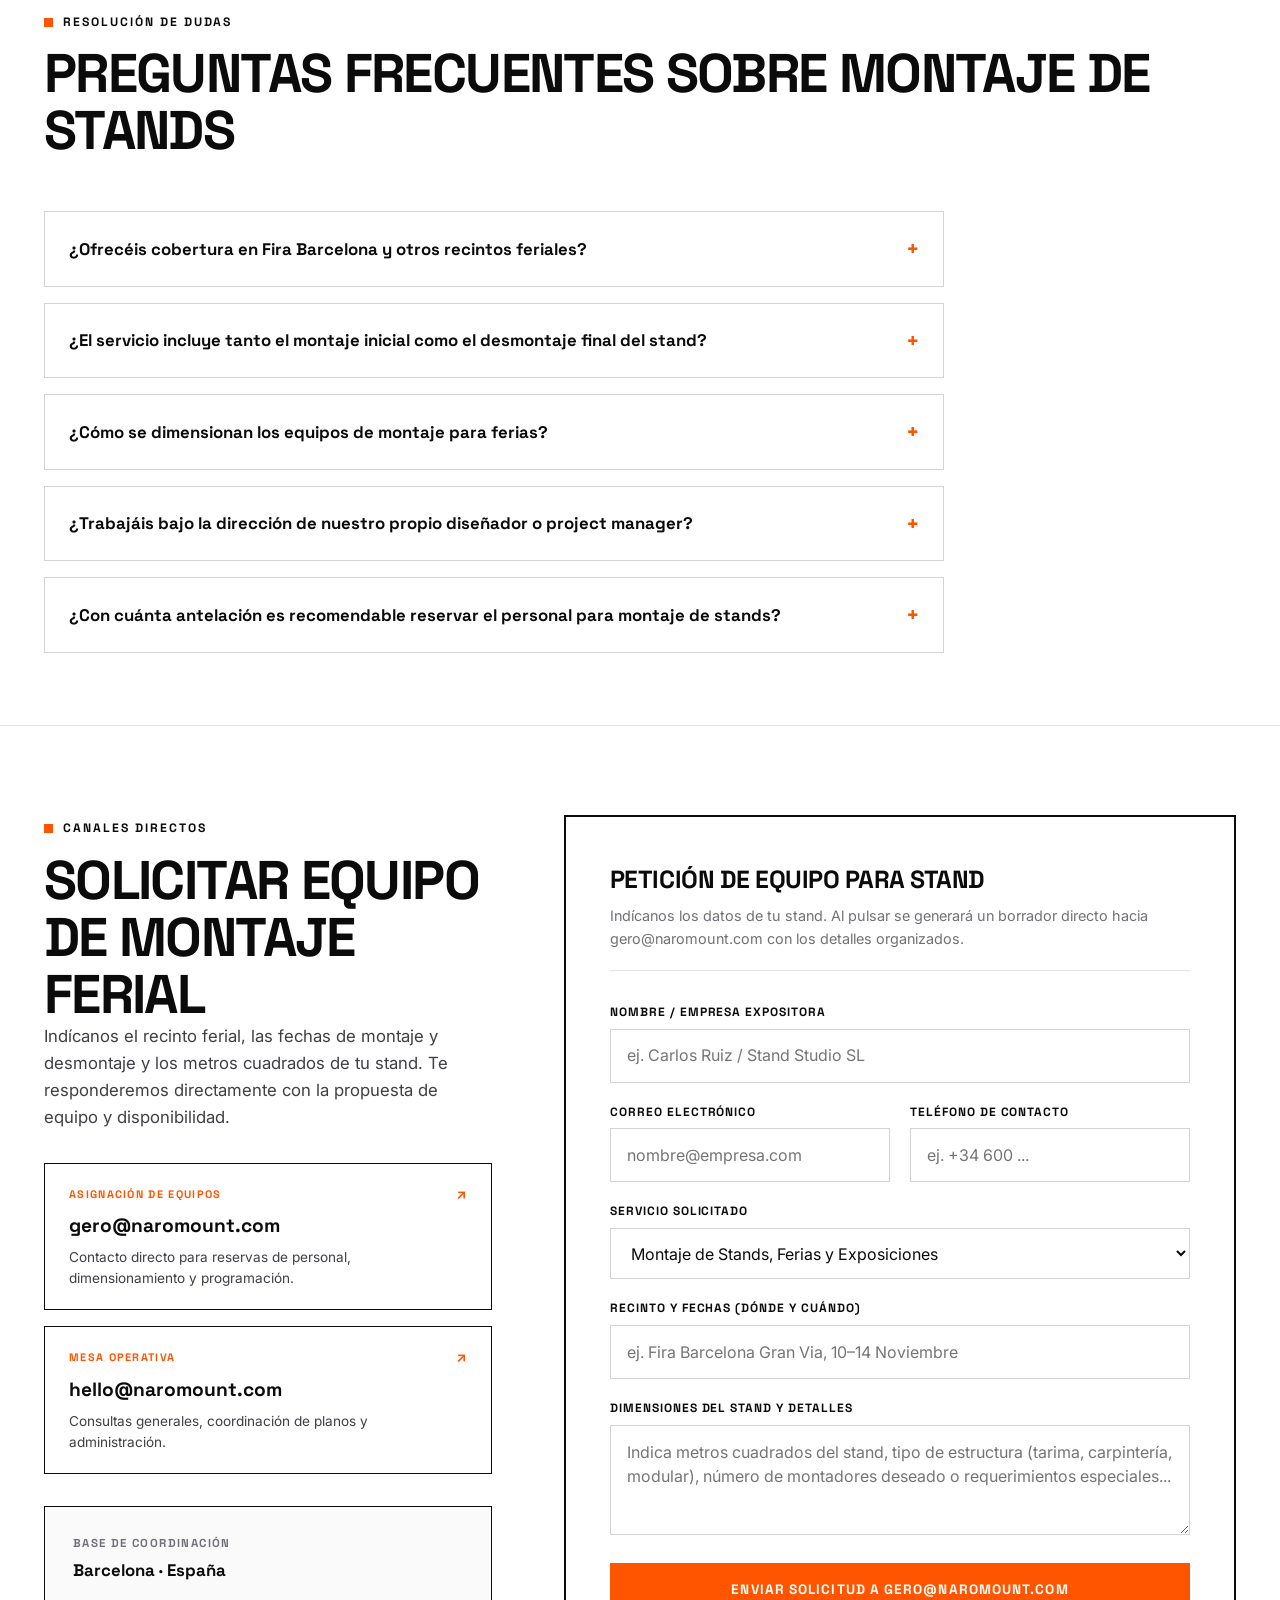
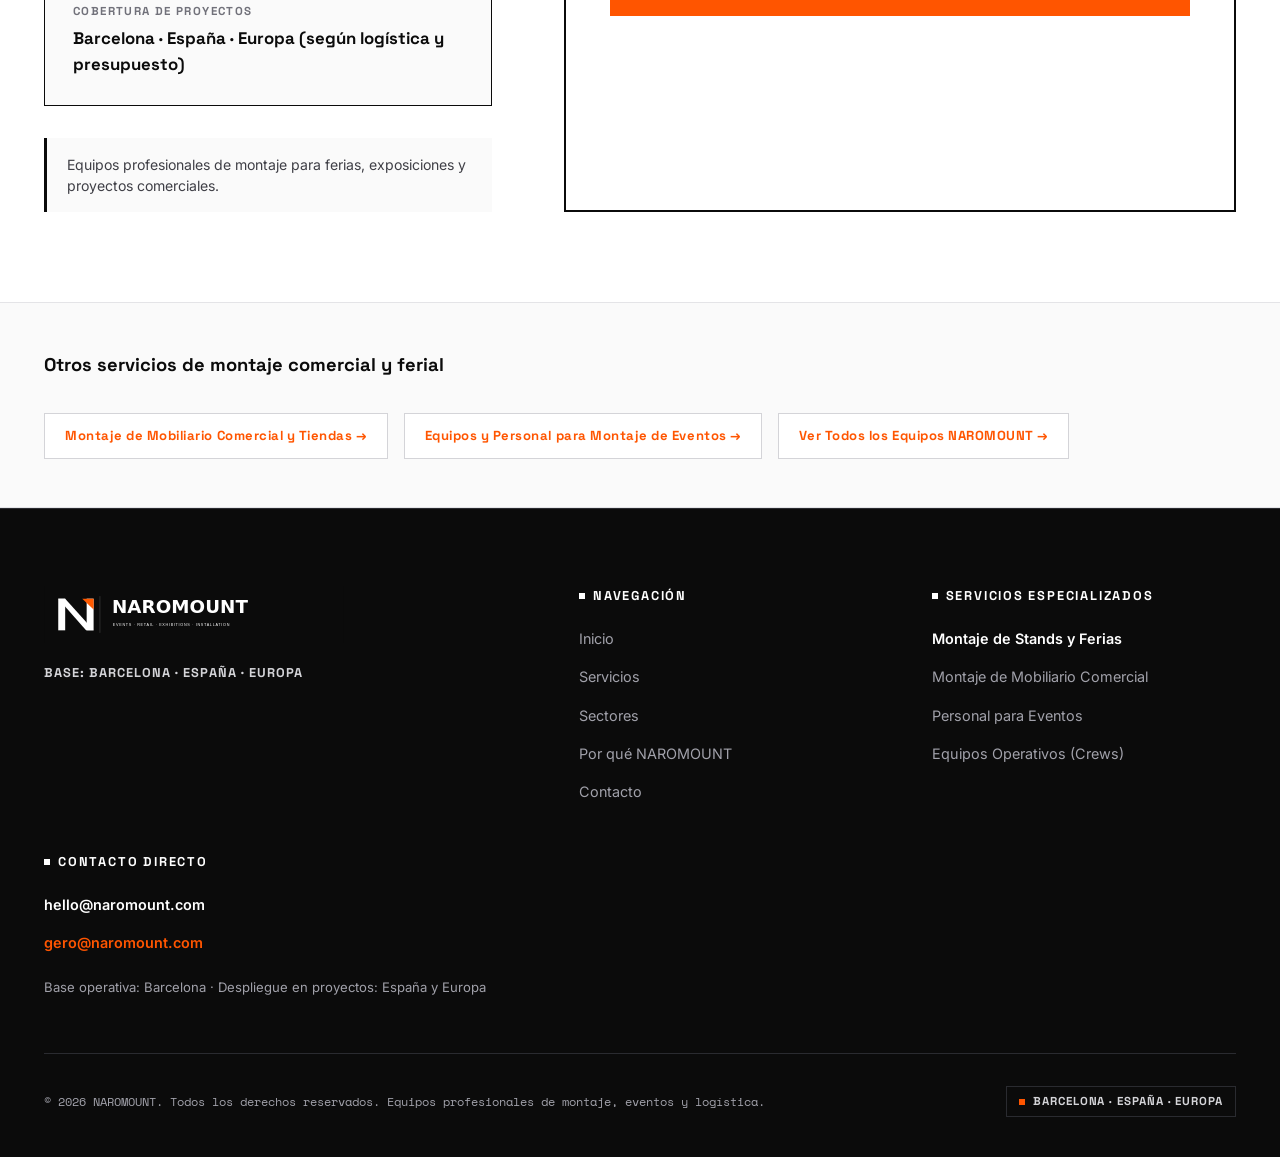
<file: es/montaje-ferias-exposiciones/index.html>
<!DOCTYPE html>
<html lang="es">
<head>
  <meta charset="UTF-8">
  <meta name="viewport" content="width=device-width, initial-scale=1.0">
  <title>Montaje de Stands y Ferias en Barcelona y Europa | NAROMOUNT</title>

  <!-- SEO & Commercial Search Meta -->
  <meta name="description" content="Equipos profesionales para montaje y desmontaje de stands en ferias y exposiciones. Montaje técnico de mobiliario efímero y apoyo logístico desde Barcelona.">
  <meta name="keywords" content="montaje de stands, montaje y desmontaje de ferias, montaje de stands para exposiciones, equipos de montaje para ferias, personal para montaje de stands">
  <meta name="theme-color" content="#0B0B0B">

  <!-- Canonical URL (No alternate hreflang as no direct foreign equivalent exists yet) -->
  <link rel="canonical" href="https://naromount.com/es/montaje-ferias-exposiciones/">

  <!-- Open Graph / Social Media Meta -->
  <meta property="og:title" content="Montaje de Stands y Ferias en Barcelona y Europa | NAROMOUNT">
  <meta property="og:description" content="Equipos profesionales para montaje y desmontaje de stands en ferias y exposiciones. Montaje técnico de mobiliario efímero y apoyo logístico desde Barcelona.">
  <meta property="og:type" content="website">
  <meta property="og:url" content="https://naromount.com/es/montaje-ferias-exposiciones/">
  <meta property="og:image" content="https://naromount.com/assets/images/hero-installation.jpg">
  <meta property="og:image:width" content="1376">
  <meta property="og:image:height" content="768">
  <meta property="og:image:alt" content="Especialistas de montaje de stands en feria comercial de Barcelona">
  <meta property="og:locale" content="es_ES">

  <!-- Twitter / X Preview Card -->
  <meta name="twitter:card" content="summary_large_image">
  <meta name="twitter:title" content="Montaje de Stands y Ferias en Barcelona y Europa | NAROMOUNT">
  <meta name="twitter:description" content="Equipos profesionales para montaje y desmontaje de stands en ferias y exposiciones. Montaje técnico de mobiliario efímero y apoyo logístico desde Barcelona.">
  <meta name="twitter:image" content="https://naromount.com/assets/images/hero-installation.jpg">

  <!-- Structured Data: BreadcrumbList, Service & FAQPage (Verified Business Parameters Only) -->
  <script type="application/ld+json">
  {
    "@context": "https://schema.org",
    "@graph": [
      {
        "@type": "BreadcrumbList",
        "@id": "https://naromount.com/es/montaje-ferias-exposiciones/#breadcrumb",
        "itemListElement": [
          {
            "@type": "ListItem",
            "position": 1,
            "name": "Inicio",
            "item": "https://naromount.com/es/"
          },
          {
            "@type": "ListItem",
            "position": 2,
            "name": "Montaje de Stands y Ferias",
            "item": "https://naromount.com/es/montaje-ferias-exposiciones/"
          }
        ]
      },
      {
        "@type": "Service",
        "@id": "https://naromount.com/es/montaje-ferias-exposiciones/#service",
        "name": "Montaje de Stands, Ferias y Exposiciones",
        "serviceType": "Montaje de Stands para Ferias",
        "provider": {
          "@type": "ProfessionalService",
          "name": "NAROMOUNT",
          "url": "https://naromount.com/",
          "logo": "https://naromount.com/favicon.svg",
          "address": {
            "@type": "PostalAddress",
            "addressLocality": "Barcelona",
            "addressRegion": "Catalonia",
            "addressCountry": "ES"
          }
        },
        "description": "Servicio técnico B2B de montaje y desmontaje de stands para ferias y exposiciones comerciales en Barcelona, España y recintos europeos.",
        "areaServed": [
          { "@type": "City", "name": "Barcelona" },
          { "@type": "Country", "name": "Spain" },
          { "@type": "Continent", "name": "Europe" }
        ],
        "hasOfferCatalog": {
          "@type": "OfferCatalog",
          "name": "Servicios de Montaje Ferial",
          "itemListElement": [
            {
              "@type": "Offer",
              "itemOffered": {
                "@type": "Service",
                "name": "Montaje y desmontaje de ferias"
              }
            },
            {
              "@type": "Offer",
              "itemOffered": {
                "@type": "Service",
                "name": "Instalación de mobiliario y elementos expositivos"
              }
            },
            {
              "@type": "Offer",
              "itemOffered": {
                "@type": "Service",
                "name": "Apoyo operativo y logístico en pabellón"
              }
            }
          ]
        }
      },
      {
        "@type": "FAQPage",
        "@id": "https://naromount.com/es/montaje-ferias-exposiciones/#faq",
        "mainEntity": [
          {
            "@type": "Question",
            "name": "¿Ofrecéis cobertura en Fira Barcelona y otros recintos feriales?",
            "acceptedAnswer": {
              "@type": "Answer",
              "text": "Sí. Operamos con base en Barcelona con cobertura y capacidad de movilización hacia recintos como Fira Gran Via, Fira Montjuïc y CCIB, adaptándonos a sus normativas de acceso, muelles de descarga y tiempos de montaje. Asimismo, disponemos de capacidad de desplazamiento a IFEMA Madrid, Feria Valencia, BEC Bilbao y recintos europeos según la planificación de cada proyecto."
            }
          },
          {
            "@type": "Question",
            "name": "¿El servicio incluye tanto el montaje inicial como el desmontaje final del stand?",
            "acceptedAnswer": {
              "@type": "Answer",
              "text": "Sí. Cubrimos el ciclo ferial completo: descarga, ensamblaje, fijación, nivelación, remates previos a la inauguración y el posterior desmontaje ordenado al cierre de la feria, incluyendo clasificación de material reutilizable y estiba en transporte."
            }
          },
          {
            "@type": "Question",
            "name": "¿Cómo se dimensionan los equipos de montaje para ferias?",
            "acceptedAnswer": {
              "@type": "Answer",
              "text": "Evaluamos el metraje del stand, la complejidad constructiva y la ventana horaria concedida por el recinto. NAROMOUNT cuenta con un equipo base propio de cuatro personas que asume la ejecución directa, complementado con montadores colaboradores contrastados si el proyecto requiere un refuerzo adicional."
            }
          },
          {
            "@type": "Question",
            "name": "¿Trabajáis bajo la dirección de nuestro propio diseñador o project manager?",
            "acceptedAnswer": {
              "@type": "Answer",
              "text": "Sí. Coordinamos la ejecución técnica siguiendo estrictamente los planos, renders e instrucciones del cliente, facilitando un interlocutor único de nuestro equipo para resolver ajustes en obra de forma ágil."
            }
          },
          {
            "@type": "Question",
            "name": "¿Con cuánta antelación es recomendable solicitar el personal para montaje de stands?",
            "acceptedAnswer": {
              "@type": "Answer",
              "text": "Para ferias de gran afluencia (como MWC, ISE, Alimentaria o ferias sectoriales de referencia), recomendamos coordinar el equipo con varias semanas de antelación para asegurar disponibilidad y gestionar accesos al recinto con antelación."
            }
          }
        ]
      }
    ]
  }
  </script>

  <!-- Favicon -->
  <link rel="icon" type="image/svg+xml" href="/favicon.svg">

  <!-- Fonts -->
  <link rel="preconnect" href="https://fonts.googleapis.com">
  <link rel="preconnect" href="https://fonts.gstatic.com" crossorigin>
  <link href="https://fonts.googleapis.com/css2?family=Inter:wght@400;500;600;700&family=Space+Grotesk:wght@500;600;700;800&family=Space+Mono:wght@400;700&display=swap" rel="stylesheet">

  <!-- Core Stylesheet -->
  <link rel="stylesheet" href="/css/style.css">
</head>
<body>

  <!-- Accessible Skip Link -->
  <a href="#main-content" class="skip-link">Saltar al contenido principal</a>

  <!-- ========================================================================
       HEADER & NAVIGATION
       ======================================================================== -->
  <header class="site-header" role="banner">
    <div class="container header-inner">

      <!-- Brand Logo -->
      <a href="/es/" class="brand" aria-label="NAROMOUNT — Eventos, Retail, Ferias, Instalación">
        <img
          src="/assets/brand/naromount-logo-horizontal.svg"
          alt="NAROMOUNT — Eventos, Retail, Ferias, Instalación"
          class="brand-logo"
          width="950"
          height="180"
        >
      </a>

      <!-- Desktop Navigation -->
      <nav class="nav-desktop" aria-label="Navegación principal">
        <a href="/es/#services" class="nav-link">Servicios</a>
        <a href="/es/#sectors" class="nav-link">Sectores</a>
        <a href="/es/#why-naromount" class="nav-link">Por qué NAROMOUNT</a>
        <a href="#contacto" class="nav-link">Contacto</a>
      </nav>

      <!-- Actions: Language Selector & Primary CTA -->
      <div class="header-actions">
        <!-- Language Switcher: No direct translation available for this page, so EN links to root homepage -->
        <div class="lang-selector" role="group" aria-label="Selección de idioma">
          <a href="/" class="lang-btn" data-lang="en" aria-label="English homepage">EN</a>
          <span class="lang-btn active" data-lang="es" aria-current="page">ES</span>
        </div>

        <!-- Header CTA -->
        <a href="mailto:gero@naromount.com?subject=Solicitud%20de%20Equipo%20NAROMOUNT:%20Montaje%20de%20Stands%20y%20Ferias" class="btn btn-primary btn-sm header-cta-btn">Pedir un Equipo</a>

        <!-- Mobile Menu Toggle Button -->
        <button type="button" class="mobile-menu-toggle" aria-label="Abrir menú de navegación" aria-expanded="false" aria-controls="mobile-nav">
          <span></span>
          <span></span>
          <span></span>
        </button>
      </div>

    </div>

    <!-- Mobile Navigation Drawer -->
    <div id="mobile-nav" class="mobile-nav-drawer" role="dialog" aria-modal="true" aria-label="Navegación móvil">
      <ul class="mobile-nav-list">
        <li><a href="/es/#services">Servicios</a></li>
        <li><a href="/es/#sectors">Sectores</a></li>
        <li><a href="/es/#why-naromount">Por qué NAROMOUNT</a></li>
        <li><a href="#contacto">Contacto</a></li>
      </ul>
      <div class="mobile-nav-cta">
        <a href="mailto:gero@naromount.com?subject=Solicitud%20de%20Equipo%20NAROMOUNT:%20Montaje%20de%20Stands%20y%20Ferias" class="btn btn-accent" style="width: 100%;">Pedir un Equipo</a>
      </div>
    </div>
  </header>

  <!-- BREADCRUMBS -->
  <nav class="breadcrumbs" aria-label="Ruta de navegación">
    <div class="container">
      <ol class="breadcrumb-list">
        <li class="breadcrumb-item"><a href="/es/">Inicio</a></li>
        <li class="breadcrumb-separator" aria-hidden="true">/</li>
        <li class="breadcrumb-item"><a href="/es/#sectors">Ferias y Stands</a></li>
        <li class="breadcrumb-separator" aria-hidden="true">/</li>
        <li class="breadcrumb-item current" aria-current="page">Montaje de Stands y Ferias</li>
      </ol>
    </div>
  </nav>

  <!-- ========================================================================
       MAIN CONTENT
       ======================================================================== -->
  <main id="main-content">

    <!-- HERO SECTION -->
    <section class="service-hero" aria-labelledby="service-h1">
      <div class="container">
        <div class="service-hero-grid">

          <div class="service-hero-content">
            <div class="service-hero-meta">
              <span class="service-hero-badge">NAROMOUNT · FERIAS &amp; STANDS</span>
              <span>BASE: BARCELONA · DESPLIEGUE EN ESPAÑA Y EUROPA</span>
            </div>

            <h1 id="service-h1" class="service-hero-title">
              Equipos de montaje para stands, ferias y exposiciones.
            </h1>

            <p class="service-hero-subtitle">
              Equipos especializados en montaje y desmontaje técnico para ferias comerciales, congresos internacionales y espacios expositivos. Coordinación directa desde Barcelona con despliegue operativo en Fira Barcelona, IFEMA Madrid y los principales recintos feriales de España y Europa.
            </p>

            <div class="hero-cta-group">
              <a href="mailto:gero@naromount.com?subject=Solicitud%20de%20Equipo%20NAROMOUNT:%20Montaje%20de%20Stands%20y%20Ferias" class="btn btn-accent">Pedir un Equipo</a>
              <a href="#proceso" class="btn btn-secondary">Proceso de Trabajo</a>
            </div>

            <div class="service-hero-specs">
              <div class="service-spec-item">
                <span class="service-spec-label">Recintos de Cobertura</span>
                <span class="service-spec-val">Fira Gran Via · Montjuïc · IFEMA</span>
              </div>
              <div class="service-spec-item">
                <span class="service-spec-label">Especialidad</span>
                <span class="service-spec-val">Montaje y Desmontaje Ferial</span>
              </div>
              <div class="service-spec-item">
                <span class="service-spec-label">Composición</span>
                <span class="service-spec-val">Equipo propio base + Colaboradores</span>
              </div>
              <div class="service-spec-item">
                <span class="service-spec-label">Idiomas Coordinación</span>
                <span class="service-spec-val">Español · English · Italiano</span>
              </div>
            </div>
          </div>

          <div class="service-hero-media">
            <img
              src="/assets/images/hero-installation.jpg"
              alt="Montaje técnico de stands y estructuras efímeras en recinto ferial"
              class="service-hero-img"
              width="1376"
              height="768"
              fetchpriority="high"
            >
            <div class="service-hero-caption">
              <span>Montaje técnico de stands y estructuras efímeras</span>
              <span style="color: var(--color-accent); font-weight: 700;">MONTAJE FERIAL</span>
            </div>
          </div>

        </div>
      </div>
    </section>

    <!-- SERVICE PRESENTATION & CONTEXT -->
    <section class="service-content-section" aria-labelledby="presentation-title">
      <div class="container">
        <div class="section-header">
          <span class="section-label">Capacidad Operativa</span>
          <h2 id="presentation-title" class="section-title">Servicio B2B de montaje de stands para agencias y expositores</h2>
        </div>

        <p class="service-prose-lead">
          En el entorno ferial, el factor determinante es la precisión contra el reloj. Los plazos de acceso a pabellón son estrictos y no hay margen de error antes de la apertura de puertas. En NAROMOUNT proporcionamos <strong>personal para montaje de stands</strong> y equipos técnicos organizados para agencias de diseño, empresas constructoras de stands y marcas con presencia expositiva.
        </p>

        <div class="capability-grid">

          <!-- Card 1 -->
          <div class="capability-card">
            <span class="capability-index">01 / ESTRUCTURAS</span>
            <h3 class="capability-title">Montaje y desmontaje de ferias</h3>
            <p class="capability-desc">
              Ejecución metódica del ensamblado estructural del stand: tarimas niveladas, suelos modulares, panelados de melamina o madera, cerramientos en bastidor y traseras de branding. Desmontaje rápido y clasificado al término del evento.
            </p>
            <ul class="capability-list">
              <li>Ensamblaje modular y a medida</li>
              <li>Nivelación de suelos y tarimas técnicas</li>
              <li>Desmontaje exprés y retirada de pabellón</li>
            </ul>
          </div>

          <!-- Card 2 -->
          <div class="capability-card">
            <span class="capability-index">02 / MOBILIARIO</span>
            <h3 class="capability-title">Mobiliario y elementos expositivos</h3>
            <p class="capability-desc">
              Instalación y anclaje de todos los elementos funcionales del stand: mostradores de recepción, vitrinas expositoras con iluminación pasante, peanas para producto, estanterías comerciales y elementos de atención al cliente.
            </p>
            <ul class="capability-list">
              <li>Mostradores de recepción y atención B2B</li>
              <li>Vitrinas, peanas y displays de producto</li>
              <li>Ajuste fino de bisagras, cerraduras y remates</li>
            </ul>
          </div>

          <!-- Card 3 -->
          <div class="capability-card">
            <span class="capability-index">03 / LOGÍSTICA</span>
            <h3 class="capability-title">Apoyo operativo y logístico en pabellón</h3>
            <p class="capability-desc">
              Recepción de mercancía a pie de camión o muelle de carga, traslado ordenado de bultos hasta el número de stand asignado, desembalaje cuidadoso y gestión temporal de embalajes vacíos durante los días de feria.
            </p>
            <ul class="capability-list">
              <li>Descarga y estiba técnica en muelle</li>
              <li>Movimiento interno con transpaleta y carros</li>
              <li>Preparación de bultos para retorno post-feria</li>
            </ul>
          </div>

        </div>
      </div>
    </section>

    <!-- GEOGRAPHIC DEPLOYMENT & TEAM MODEL -->
    <section class="service-content-section bg-alt" aria-labelledby="deployment-title">
      <div class="container">
        <div class="section-header">
          <span class="section-label">Alcance y Despliegue</span>
          <h2 id="deployment-title" class="section-title">Equipos de montaje para ferias en España y Europa</h2>
        </div>

        <p class="service-prose-lead">
          Nuestra base en Barcelona nos sitúa en un enclave estratégico para dar servicio continuo a los recintos feriales de Cataluña (Fira Barcelona Gran Via, Montjuïc y CCIB), así como para movilizar <strong>equipos de montaje para ferias</strong> hacia Madrid (IFEMA), Bilbao, Valencia y recintos de referencia en Europa (París, Milán, Frankfurt, Bolonia).
        </p>

        <div class="scope-callout-box" style="margin-top: 2rem;">
          <div>
            <span class="scope-item-title">Modelo de Equipo Propio</span>
            <div class="scope-item-headline">Equipo base de 4 especialistas</div>
            <p class="scope-item-desc">
              NAROMOUNT cuenta con un núcleo propio y estable de cuatro profesionales del montaje técnico que lideran y ejecutan las obras. Cuando el volumen o los plazos de un stand requieren mayor dotación, ampliamos el equipo con colaboradores seleccionados y contrastados, manteniendo siempre la supervisión directa.
            </p>
          </div>
          <div>
            <span class="scope-item-title">Flexibilidad Internacional</span>
            <div class="scope-item-headline">Coordinación multilingüe</div>
            <p class="scope-item-desc">
              Trabajamos habitualmente con constructoras de stands y productoras extranjeras que exponen en España o requieren apoyo en el sur de Europa. Nos coordinamos fluidamente en español, inglés e italiano en obra.
            </p>
          </div>
        </div>
      </div>
    </section>

    <!-- HIRING PROCESS -->
    <section class="service-content-section" id="proceso" aria-labelledby="process-title">
      <div class="container">
        <div class="section-header">
          <span class="section-label">Flujo de Trabajo</span>
          <h2 id="process-title" class="section-title">Proceso de contratación y coordinación</h2>
        </div>

        <div class="process-grid">

          <div class="process-step">
            <span class="process-step-num">01</span>
            <h3 class="process-step-title">Recepción de Planos y Fechas</h3>
            <p class="process-step-desc">
              Nos facilitas los planos de distribución del stand, despiece o renders, junto con las fechas oficiales de montaje y desmontaje asignadas por el recinto ferial.
            </p>
          </div>

          <div class="process-step">
            <span class="process-step-num">02</span>
            <h3 class="process-step-title">Dimensionamiento del Equipo</h3>
            <p class="process-step-desc">
              Calculamos el número exacto de montadores necesarios según el volumen y la ventana horaria, asignando a un responsable directo de NAROMOUNT como interlocutor en obra.
            </p>
          </div>

          <div class="process-step">
            <span class="process-step-num">03</span>
            <h3 class="process-step-title">Logística y Accesos al Recinto</h3>
            <p class="process-step-desc">
              Coordinamos la acreditación del equipo de montaje para ferias, los turnos de muelle de descarga y la herramienta específica requerida para la instalación.
            </p>
          </div>

          <div class="process-step">
            <span class="process-step-num">04</span>
            <h3 class="process-step-title">Ejecución y Entrega en Stand</h3>
            <p class="process-step-desc">
              Montamos la estructura, instalamos el mobiliario y realizamos los remates finos antes de la llegada del cliente. Al terminar la feria, procedemos al desmontaje y embalaje.
            </p>
          </div>

        </div>
      </div>
    </section>

    <!-- FAQ SECTION -->
    <section class="faq-section" aria-labelledby="faq-title">
      <div class="container">
        <div class="section-header">
          <span class="section-label">Resolución de Dudas</span>
          <h2 id="faq-title" class="section-title">Preguntas frecuentes sobre montaje de stands</h2>
        </div>

        <div class="faq-list">

          <details class="faq-item">
            <summary class="faq-question">¿Ofrecéis cobertura en Fira Barcelona y otros recintos feriales?</summary>
            <div class="faq-answer">
              Sí. Operamos con base en Barcelona con cobertura y capacidad de movilización hacia recintos feriales como Fira Gran Via, Fira Montjuïc y CCIB, adaptándonos a sus normativas técnicas, muelles de descarga y franjas de montaje. Asimismo, disponemos de capacidad de desplazamiento operativo hacia IFEMA Madrid, Feria Valencia, BEC Bilbao y recintos europeos según la planificación y calendario de cada proyecto.
            </div>
          </details>

          <details class="faq-item">
            <summary class="faq-question">¿El servicio incluye tanto el montaje inicial como el desmontaje final del stand?</summary>
            <div class="faq-answer">
              Sí. Cubrimos el ciclo completo del evento ferial: descarga, ensamblaje de carpintería o sistemas modulares, nivelación de tarimas, fijación de gráfica y mostradores, remates previos a la inspección del expositor y el desmontaje exprés al cierre de la feria con clasificación y estiba para el retorno del material.
            </div>
          </details>

          <details class="faq-item">
            <summary class="faq-question">¿Cómo se dimensionan los equipos de montaje para ferias?</summary>
            <div class="faq-answer">
              Analizamos los metros cuadrados del stand, la complejidad de los módulos y las horas efectivas concedidas por el pabellón. NAROMOUNT cuenta con una base propia de cuatro profesionales del montaje que asumen la coordinación y el núcleo operativo, ampliando el equipo con montadores colaboradores si el metraje del stand lo requiere.
            </div>
          </details>

          <details class="faq-item">
            <summary class="faq-question">¿Trabajáis bajo la dirección de nuestro propio diseñador o project manager?</summary>
            <div class="faq-answer">
              Por supuesto. Nos integramos como el brazo de ejecución técnica en obra para tu agencia o constructora. Seguimos tus planos, cotas y directrices, con un responsable de nuestro equipo comunicándose contigo en todo momento para resolver incidencias con agilidad y rigor operativo.
            </div>
          </details>

          <details class="faq-item">
            <summary class="faq-question">¿Con cuánta antelación es recomendable reservar el personal para montaje de stands?</summary>
            <div class="faq-answer">
              Para ferias de gran concentración ferial en Barcelona o Madrid (como Mobile World Congress, ISE, Alimentaria, Construmat, CPHI o ferias médicas internacionales), recomendamos consultar disponibilidad y bloquear el equipo con varias semanas de anticipación para asegurar la dotación de montadores y tramitar acreditaciones.
            </div>
          </details>

        </div>
      </div>
    </section>

    <!-- CONTACT & REQUEST FORM SECTION -->
    <section class="contact-section" id="contacto" aria-labelledby="contact-title">
      <div class="container">

        <div class="contact-grid">

          <!-- Left: Direct Channels & Operational Parameters -->
          <div class="contact-info-panel">
            <div>
              <span class="section-label">Canales Directos</span>
              <h2 id="contact-title" class="section-title">Solicitar Equipo de Montaje Ferial</h2>
              <p class="contact-intro-text">
                Indícanos el recinto ferial, las fechas de montaje y desmontaje y los metros cuadrados de tu stand. Te responderemos directamente con la propuesta de equipo y disponibilidad.
              </p>

              <!-- Real Direct Email Action Cards -->
              <div class="contact-direct-channels">
                <a href="mailto:gero@naromount.com?subject=Solicitud%20de%20Equipo%20NAROMOUNT:%20Montaje%20de%20Stands%20y%20Ferias" class="contact-channel-card">
                  <div class="contact-channel-header">
                    <span class="contact-channel-badge">Asignación de Equipos</span>
                    <span style="font-size: 0.85rem; font-weight: 700; color: var(--color-accent);" aria-hidden="true">↗</span>
                  </div>
                  <span class="contact-channel-email">gero@naromount.com</span>
                  <p class="contact-channel-desc">Contacto directo para reservas de personal, dimensionamiento y programación.</p>
                </a>

                <a href="mailto:hello@naromount.com?subject=Consulta%20Ferial%20%E2%80%94%20NAROMOUNT" class="contact-channel-card">
                  <div class="contact-channel-header">
                    <span class="contact-channel-badge">Mesa Operativa</span>
                    <span style="font-size: 0.85rem; font-weight: 700; color: var(--color-accent);" aria-hidden="true">↗</span>
                  </div>
                  <span class="contact-channel-email">hello@naromount.com</span>
                  <p class="contact-channel-desc">Consultas generales, coordinación de planos y administración.</p>
                </a>
              </div>

              <!-- Operational Parameters -->
              <div class="operational-specs-box">
                <div class="spec-line">
                  <span class="spec-label">Base de Coordinación</span>
                  <span class="spec-value">Barcelona · España</span>
                </div>
                <div class="spec-line">
                  <span class="spec-label">Cobertura de Proyectos</span>
                  <span class="spec-value">Barcelona · España · Europa (según logística y presupuesto)</span>
                </div>
              </div>
            </div>

            <div class="contact-notice-box">
              Equipos profesionales de montaje para ferias, exposiciones y proyectos comerciales.
            </div>
          </div>

          <!-- Right: Mailto-Assisted Project Request Form -->
          <div class="request-form-card">
            <div class="form-header">
              <h3 class="form-title">Petición de Equipo para Stand</h3>
              <p class="form-subtext">Indícanos los datos de tu stand. Al pulsar se generará un borrador directo hacia gero@naromount.com con los detalles organizados.</p>
            </div>

            <form id="teamRequestForm" novalidate>
              <div class="form-grid">

                <div class="form-group">
                  <label for="req-name" class="form-label">Nombre / Empresa Expositora</label>
                  <input type="text" id="req-name" name="name" class="form-input" placeholder="ej. Carlos Ruiz / Stand Studio SL" required>
                </div>

                <div class="form-grid-2col">
                  <div class="form-group">
                    <label for="req-email" class="form-label">Correo Electrónico</label>
                    <input type="email" id="req-email" name="email" class="form-input" placeholder="nombre@empresa.com" required>
                  </div>
                  <div class="form-group">
                    <label for="req-phone" class="form-label">Teléfono de Contacto</label>
                    <input type="tel" id="req-phone" name="phone" class="form-input" placeholder="ej. +34 600 ...">
                  </div>
                </div>

                <div class="form-group">
                  <label for="req-service" class="form-label">Servicio Solicitado</label>
                  <select id="req-service" name="service" class="form-select" required>
                    <option value="Montaje de Stands y Ferias" selected>Montaje de Stands, Ferias y Exposiciones</option>
                    <option value="INSTALLATION CREW">INSTALLATION CREW — Montaje · desmontaje · instalación técnica</option>
                    <option value="EVENT CREW">EVENT CREW — Personal operativo · producción · apoyo</option>
                    <option value="LOGISTICS CREW">LOGISTICS CREW — Carga · descarga · preparación · movimiento</option>
                    <option value="PROJECT CREW">PROJECT CREW — Equipos adaptados a cada proyecto</option>
                  </select>
                </div>

                <div class="form-group">
                  <label for="req-location" class="form-label">Recinto y Fechas (Dónde y Cuándo)</label>
                  <input type="text" id="req-location" name="location" class="form-input" placeholder="ej. Fira Barcelona Gran Via, 10–14 Noviembre" required>
                </div>

                <div class="form-group">
                  <label for="req-message" class="form-label">Dimensiones del Stand y Detalles</label>
                  <textarea id="req-message" name="message" class="form-textarea" placeholder="Indica metros cuadrados del stand, tipo de estructura (tarima, carpintería, modular), número de montadores deseado o requerimientos especiales..."></textarea>
                </div>

                <button type="submit" class="btn btn-accent" style="width: 100%; margin-top: 0.5rem;">
                  Enviar Solicitud a gero@naromount.com
                </button>

              </div>

              <!-- Feedback / Email Client Notice Container -->
              <div id="formFeedback" class="form-feedback" role="alert"></div>
            </form>
          </div>

        </div>

      </div>
    </section>

    <!-- INTERNAL LINKING / RELATED SERVICES -->
    <section class="service-content-section bg-alt" style="padding: 3rem 0;">
      <div class="container">
        <h3 style="font-family: var(--font-display); font-size: 1.15rem; font-weight: 700; margin-bottom: 1.25rem;">
          Otros servicios de montaje comercial y ferial
        </h3>
        <div style="display: flex; flex-wrap: wrap; gap: 1rem;">
          <a href="/es/montaje-mobiliario-comercial/" class="service-card-link" style="border: 1px solid var(--color-grey-300); padding: 0.75rem 1.25rem; background: var(--color-white);">
            Montaje de Mobiliario Comercial y Tiendas →
          </a>
          <a href="/es/eventos-personal-montaje/" class="service-card-link" style="border: 1px solid var(--color-grey-300); padding: 0.75rem 1.25rem; background: var(--color-white);">
            Equipos y Personal para Montaje de Eventos →
          </a>
          <a href="/es/#services" class="service-card-link" style="border: 1px solid var(--color-grey-300); padding: 0.75rem 1.25rem; background: var(--color-white);">
            Ver Todos los Equipos NAROMOUNT →
          </a>
        </div>
      </div>
    </section>

  </main>

  <!-- ========================================================================
       FOOTER
       ======================================================================== -->
  <footer class="site-footer" role="contentinfo">
    <div class="container">

      <div class="footer-top">

        <!-- Brand Information -->
        <div class="footer-brand">
          <img
            src="/assets/brand/naromount-logo-horizontal-dark.svg"
            alt="NAROMOUNT — Eventos, Retail, Ferias, Instalación"
            class="footer-brand-logo"
            width="950"
            height="180"
            loading="lazy"
          >
          <div class="footer-base-box">
            <span>Base: Barcelona · España · Europa</span>
          </div>
        </div>

        <!-- Navigation Links -->
        <div>
          <h4 class="footer-column-title">Navegación</h4>
          <ul class="footer-links">
            <li><a href="/es/">Inicio</a></li>
            <li><a href="/es/#services">Servicios</a></li>
            <li><a href="/es/#sectors">Sectores</a></li>
            <li><a href="/es/#why-naromount">Por qué NAROMOUNT</a></li>
            <li><a href="#contacto">Contacto</a></li>
          </ul>
        </div>

        <!-- Specialized Services Links -->
        <div>
          <h4 class="footer-column-title">Servicios Especializados</h4>
          <ul class="footer-links">
            <li><a href="/es/montaje-ferias-exposiciones/" style="color: var(--color-white); font-weight: 600;">Montaje de Stands y Ferias</a></li>
            <li><a href="/es/montaje-mobiliario-comercial/">Montaje de Mobiliario Comercial</a></li>
            <li><a href="/es/eventos-personal-montaje/">Personal para Eventos</a></li>
            <li><a href="/es/#services">Equipos Operativos (Crews)</a></li>
          </ul>
        </div>

        <!-- Direct Contact Column -->
        <div>
          <h4 class="footer-column-title">Contacto Directo</h4>
          <ul class="footer-links">
            <li><a href="mailto:hello@naromount.com" style="color: var(--color-white); font-weight: 600;">hello@naromount.com</a></li>
            <li><a href="mailto:gero@naromount.com" style="color: var(--color-accent); font-weight: 600;">gero@naromount.com</a></li>
            <li style="margin-top: 0.5rem; font-size: 0.82rem; color: var(--color-grey-400);">Base operativa: Barcelona · Despliegue en proyectos: España y Europa</li>
          </ul>
        </div>

      </div>

      <!-- Footer Bottom -->
      <div class="footer-bottom">
        <div class="footer-copyright">
          &copy; 2026 NAROMOUNT. <span>Todos los derechos reservados. Equipos profesionales de montaje, eventos y logística.</span>
        </div>
        <div class="footer-status-pill">
          <span class="pulse-dot" aria-hidden="true"></span>
          <span>Barcelona · España · Europa</span>
        </div>
      </div>

    </div>
  </footer>

  <!-- Scripts -->
  <script src="/js/main.js"></script>
</body>
</html>
</file>
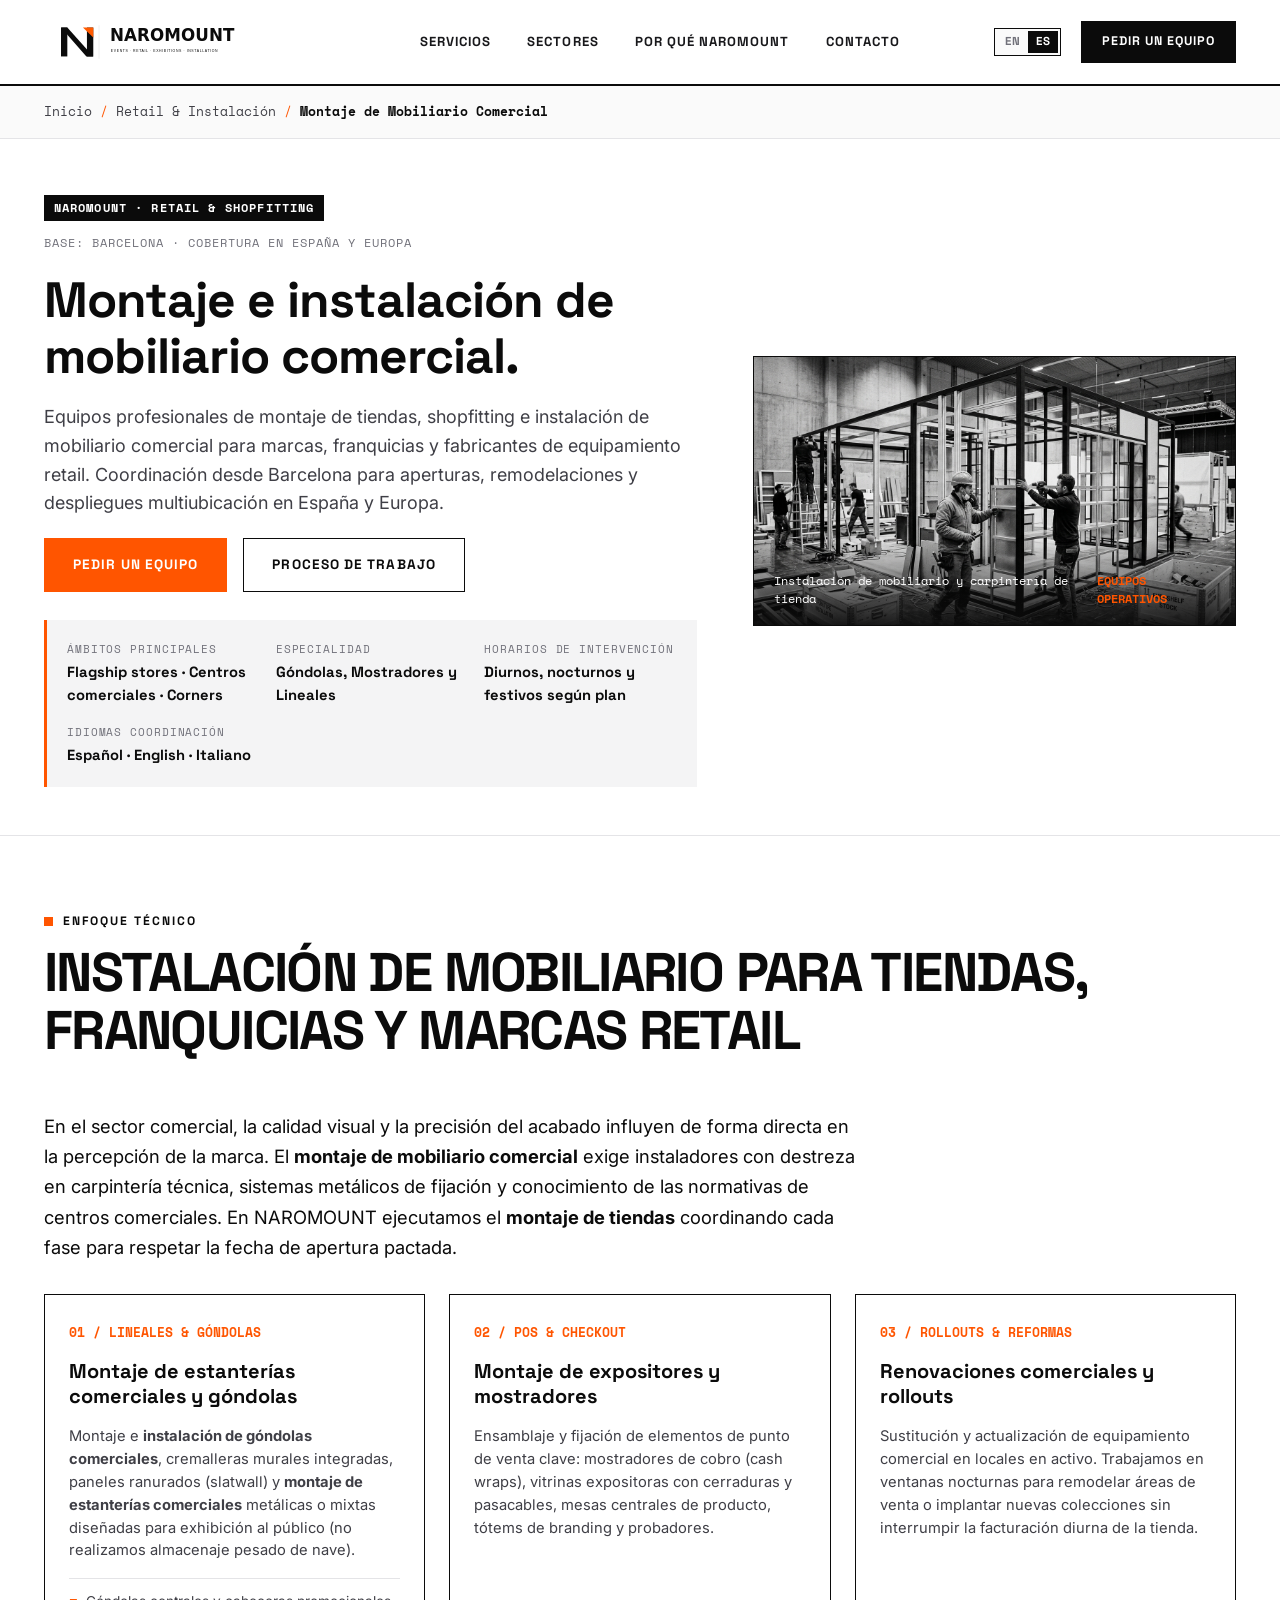
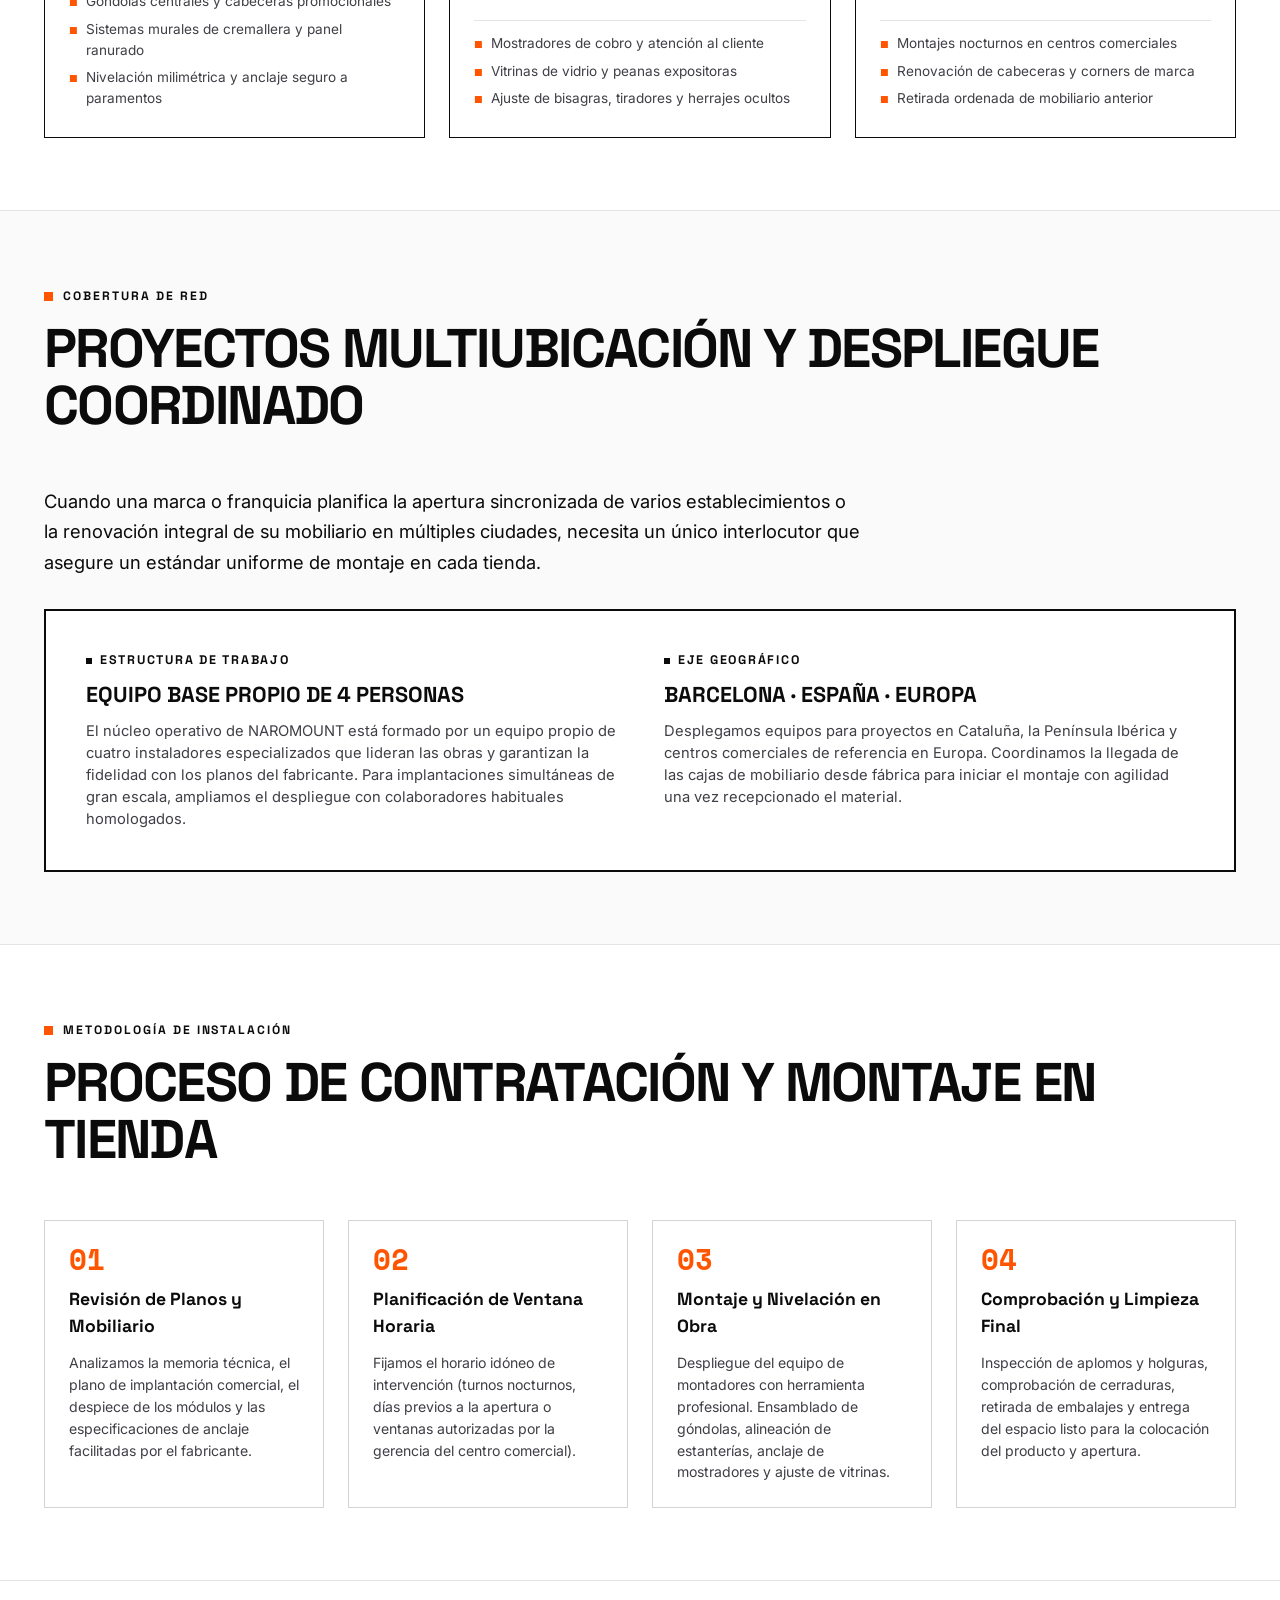
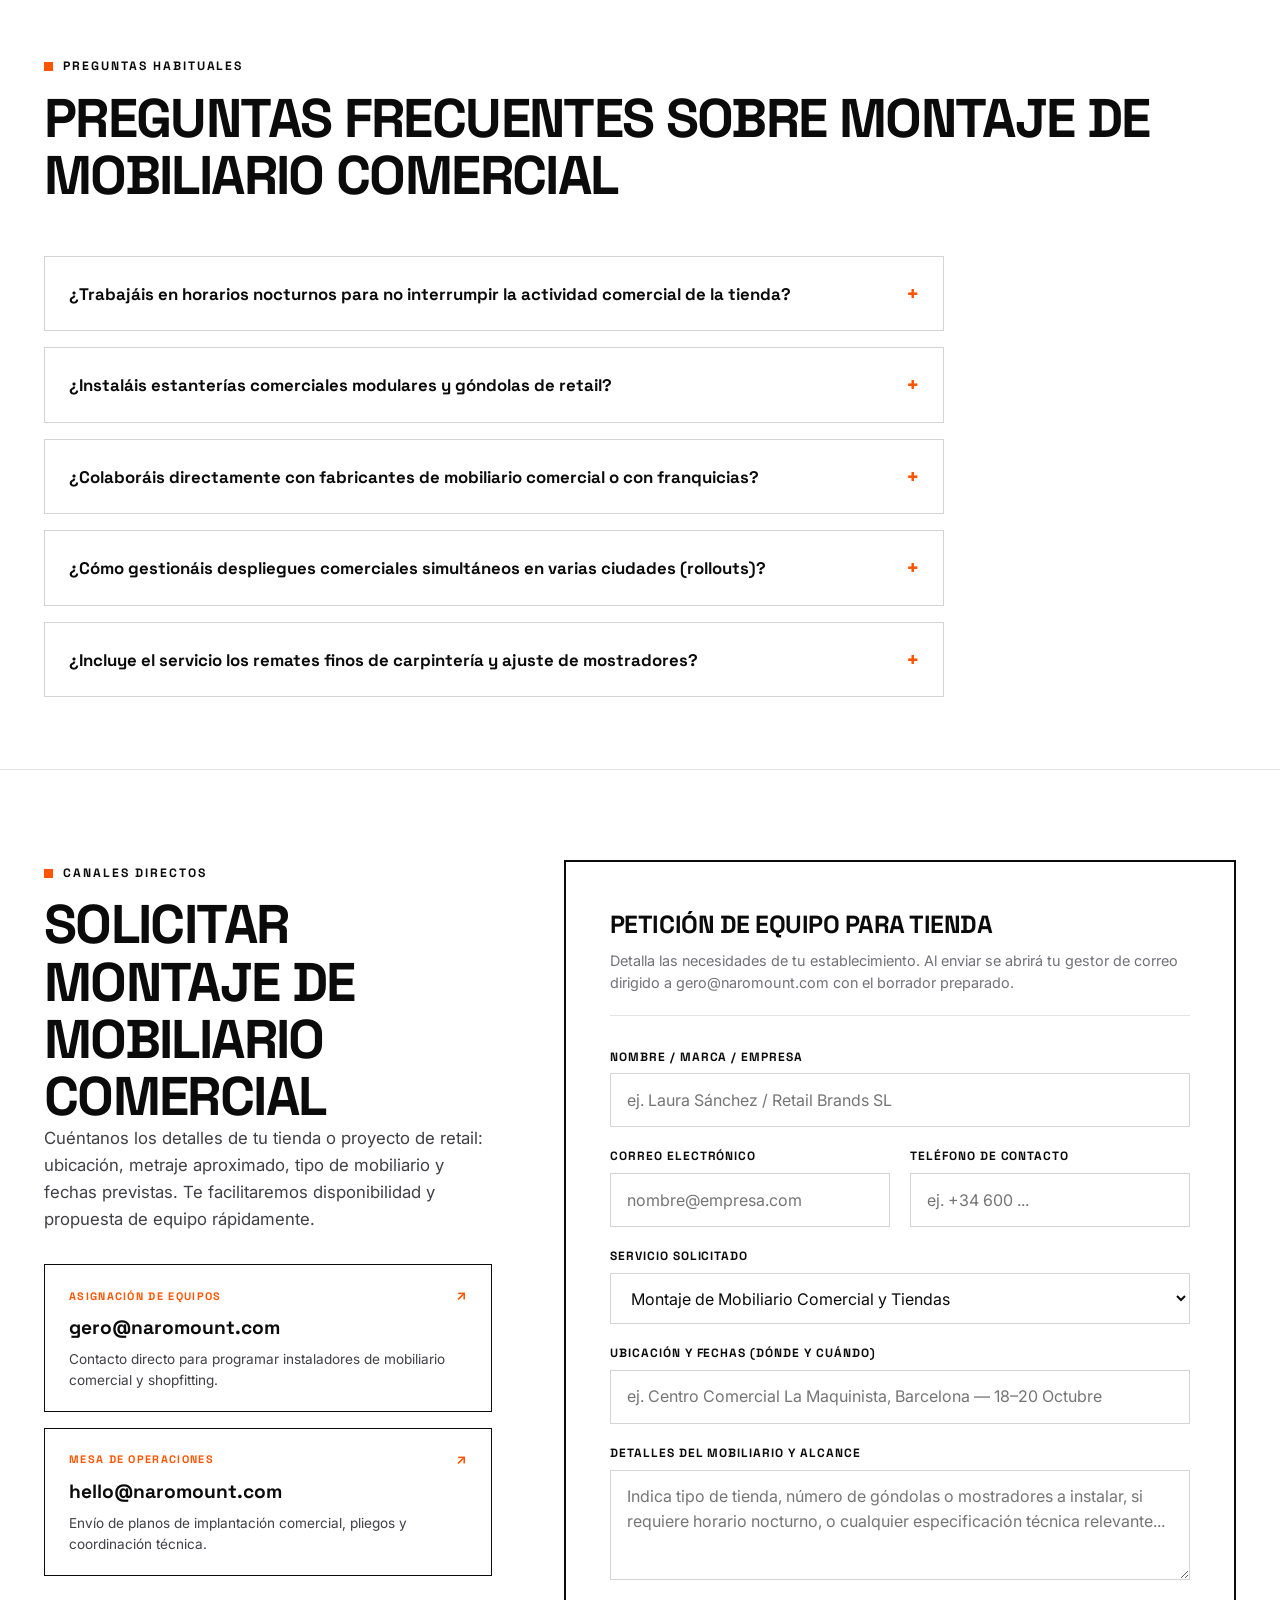
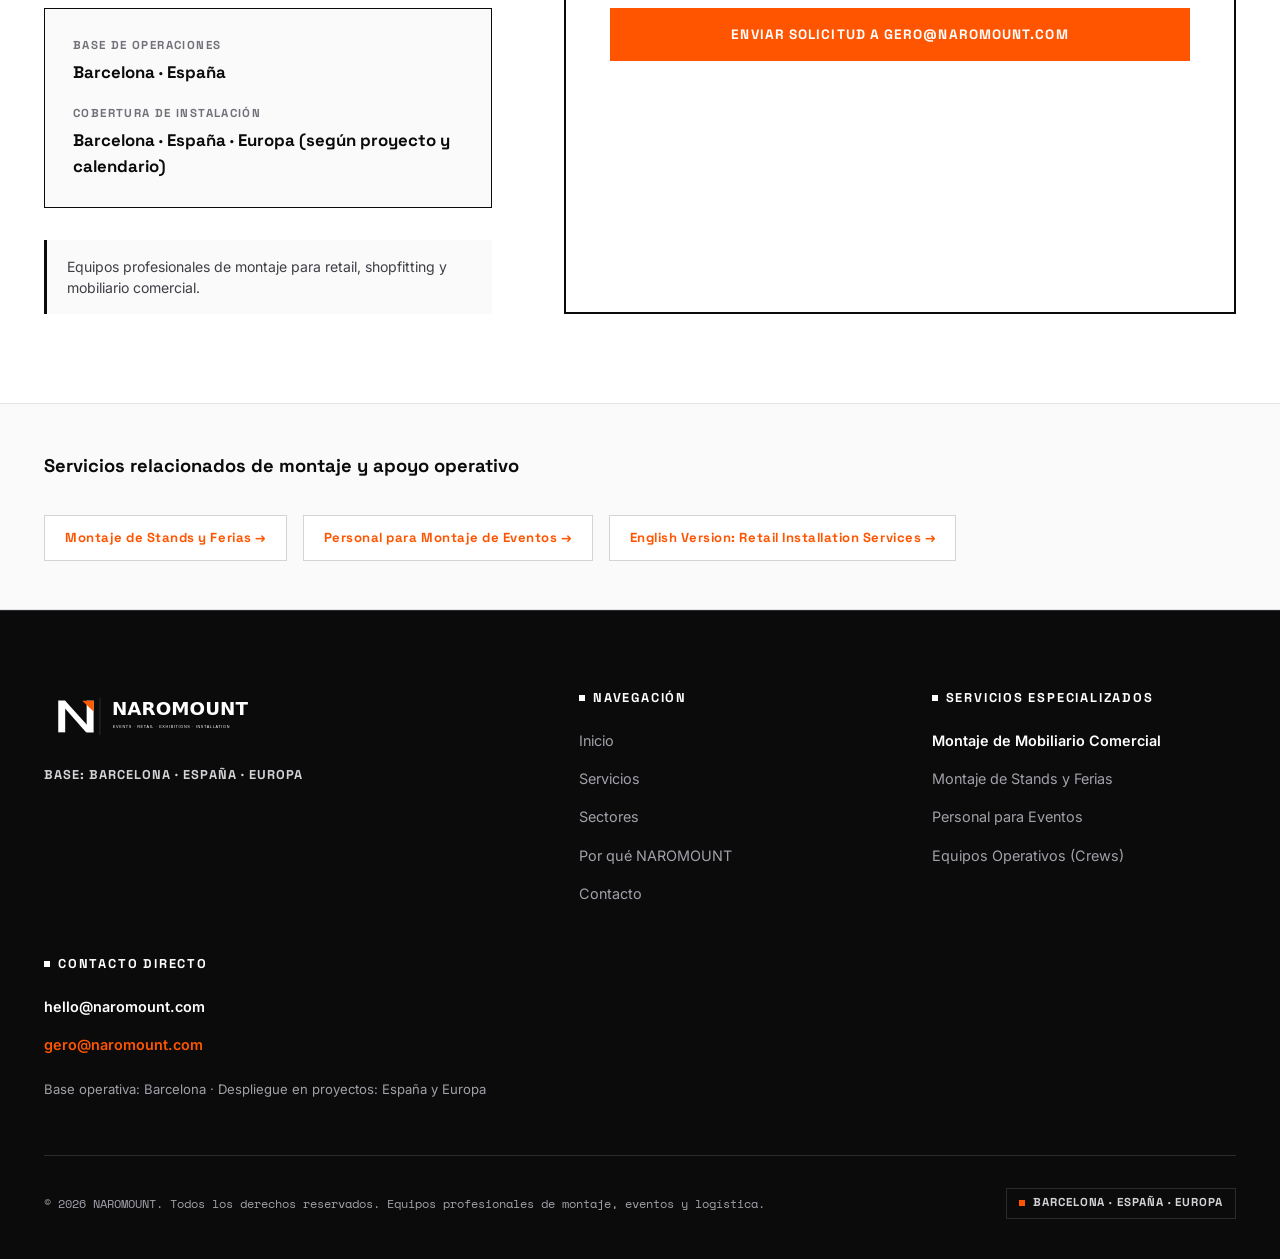
<file: es/montaje-mobiliario-comercial/index.html>
<!DOCTYPE html>
<html lang="es">
<head>
  <meta charset="UTF-8">
  <meta name="viewport" content="width=device-width, initial-scale=1.0">
  <title>Montaje de Mobiliario Comercial y Tiendas | NAROMOUNT</title>

  <!-- SEO & Commercial Search Meta -->
  <meta name="description" content="Especialistas en montaje e instalación de mobiliario comercial para tiendas y espacios retail. Montaje de góndolas, estanterías comerciales, expositores y mostradores.">
  <meta name="keywords" content="montaje de mobiliario comercial, montaje de tiendas, montaje de estanterías comerciales, instalación de góndolas comerciales, montaje de expositores y mostradores">
  <meta name="theme-color" content="#0B0B0B">

  <!-- Canonical URL & Reciprocal Hreflang with English Retail Installation Page -->
  <link rel="canonical" href="https://naromount.com/es/montaje-mobiliario-comercial/">
  <link rel="alternate" hreflang="es" href="https://naromount.com/es/montaje-mobiliario-comercial/">
  <link rel="alternate" hreflang="en" href="https://naromount.com/en/retail-installation/">

  <!-- Open Graph / Social Media Meta -->
  <meta property="og:title" content="Montaje de Mobiliario Comercial y Tiendas | NAROMOUNT">
  <meta property="og:description" content="Especialistas en montaje e instalación de mobiliario comercial para tiendas y espacios retail. Montaje de góndolas, estanterías comerciales, expositores y mostradores.">
  <meta property="og:type" content="website">
  <meta property="og:url" content="https://naromount.com/es/montaje-mobiliario-comercial/">
  <meta property="og:image" content="https://naromount.com/assets/images/sectors-retail.jpg">
  <meta property="og:image:width" content="800">
  <meta property="og:image:height" content="600">
  <meta property="og:image:alt" content="Montador profesional instalando mobiliario comercial y estanterías en tienda">
  <meta property="og:locale" content="es_ES">
  <meta property="og:locale:alternate" content="en_US">

  <!-- Twitter / X Preview Card -->
  <meta name="twitter:card" content="summary_large_image">
  <meta name="twitter:title" content="Montaje de Mobiliario Comercial y Tiendas | NAROMOUNT">
  <meta name="twitter:description" content="Especialistas en montaje e instalación de mobiliario comercial para tiendas y espacios retail. Montaje de góndolas, estanterías comerciales, expositores y mostradores.">
  <meta name="twitter:image" content="https://naromount.com/assets/images/sectors-retail.jpg">

  <!-- Structured Data: BreadcrumbList, Service & FAQPage -->
  <script type="application/ld+json">
  {
    "@context": "https://schema.org",
    "@graph": [
      {
        "@type": "BreadcrumbList",
        "@id": "https://naromount.com/es/montaje-mobiliario-comercial/#breadcrumb",
        "itemListElement": [
          {
            "@type": "ListItem",
            "position": 1,
            "name": "Inicio",
            "item": "https://naromount.com/es/"
          },
          {
            "@type": "ListItem",
            "position": 2,
            "name": "Montaje de Mobiliario Comercial",
            "item": "https://naromount.com/es/montaje-mobiliario-comercial/"
          }
        ]
      },
      {
        "@type": "Service",
        "@id": "https://naromount.com/es/montaje-mobiliario-comercial/#service",
        "name": "Montaje e Instalación de Mobiliario Comercial",
        "serviceType": "Montaje de Tiendas y Shopfitting",
        "provider": {
          "@type": "ProfessionalService",
          "name": "NAROMOUNT",
          "url": "https://naromount.com/",
          "logo": "https://naromount.com/favicon.svg",
          "address": {
            "@type": "PostalAddress",
            "addressLocality": "Barcelona",
            "addressRegion": "Catalonia",
            "addressCountry": "ES"
          }
        },
        "description": "Instalación profesional de mobiliario comercial para tiendas, montaje de estanterías comerciales, góndolas, mostradores y despliegues multiubicación.",
        "areaServed": [
          { "@type": "City", "name": "Barcelona" },
          { "@type": "Country", "name": "Spain" },
          { "@type": "Continent", "name": "Europe" }
        ],
        "hasOfferCatalog": {
          "@type": "OfferCatalog",
          "name": "Servicios de Montaje Comercial",
          "itemListElement": [
            {
              "@type": "Offer",
              "itemOffered": {
                "@type": "Service",
                "name": "Montaje de tiendas y mobiliario comercial"
              }
            },
            {
              "@type": "Offer",
              "itemOffered": {
                "@type": "Service",
                "name": "Instalación de góndolas comerciales y estanterías de tienda"
              }
            },
            {
              "@type": "Offer",
              "itemOffered": {
                "@type": "Service",
                "name": "Montaje de expositores y mostradores de cobro"
              }
            }
          ]
        }
      },
      {
        "@type": "FAQPage",
        "@id": "https://naromount.com/es/montaje-mobiliario-comercial/#faq",
        "mainEntity": [
          {
            "@type": "Question",
            "name": "¿Trabajáis en horarios nocturnos para no interrumpir la actividad comercial de la tienda?",
            "acceptedAnswer": {
              "@type": "Answer",
              "text": "Sí. Adaptamos turnos a las exigencias de centros comerciales y locales urbanos, realizando montajes en horario nocturno tras el cierre o en festivos, sujeto a planificación previa, autorización de la gerencia y disponibilidad de cuadrilla."
            }
          },
          {
            "@type": "Question",
            "name": "¿Instaláis estanterías comerciales modulares y góndolas de retail?",
            "acceptedAnswer": {
              "@type": "Answer",
              "text": "Sí. Montamos sistemas modulares comerciales para punto de venta, como góndolas centrales, lineales de pared, paneles ranurados (slatwall) y estanterías comerciales metálicas y de madera orientadas a la exposición de producto. No realizamos montaje de estanterías industriales de almacén ni paletización pesada."
            }
          },
          {
            "@type": "Question",
            "name": "¿Colaboráis directamente con fabricantes de mobiliario comercial o con franquicias?",
            "acceptedAnswer": {
              "@type": "Answer",
              "text": "Colaboramos habitualmente tanto con fabricantes y carpinterías comerciales que suministran el equipamiento como con agencias de shopfitting, cadenas de retail y franquicias que requieren instaladores de confianza en España y Europa."
            }
          },
          {
            "@type": "Question",
            "name": "¿Cómo gestionáis despliegues comerciales simultáneos en varias ciudades (rollouts)?",
            "acceptedAnswer": {
              "@type": "Answer",
              "text": "Centralizamos la coordinación desde nuestra mesa de operaciones en Barcelona. Nuestro equipo base propio de cuatro personas lidera la implantación técnica y, según la cantidad de aperturas simultáneas, coordinamos colaboradores cualificados para cumplir el calendario pactado."
            }
          },
          {
            "@type": "Question",
            "name": "¿Incluye el servicio los remates finos de carpintería y ajuste de mostradores?",
            "acceptedAnswer": {
              "@type": "Answer",
              "text": "Sí. Comprobamos niveles, fijaciones a pared, ajuste de cajones y herrajes, y dejamos los mostradores de cobro y expositores perfectamente nivelados y listos para la implantación del producto."
            }
          }
        ]
      }
    ]
  }
  </script>

  <!-- Favicon -->
  <link rel="icon" type="image/svg+xml" href="/favicon.svg">

  <!-- Fonts -->
  <link rel="preconnect" href="https://fonts.googleapis.com">
  <link rel="preconnect" href="https://fonts.gstatic.com" crossorigin>
  <link href="https://fonts.googleapis.com/css2?family=Inter:wght@400;500;600;700&family=Space+Grotesk:wght@500;600;700;800&family=Space+Mono:wght@400;700&display=swap" rel="stylesheet">

  <!-- Core Stylesheet -->
  <link rel="stylesheet" href="/css/style.css">
</head>
<body>

  <!-- Accessible Skip Link -->
  <a href="#main-content" class="skip-link">Saltar al contenido principal</a>

  <!-- ========================================================================
       HEADER & NAVIGATION
       ======================================================================== -->
  <header class="site-header" role="banner">
    <div class="container header-inner">

      <!-- Brand Logo -->
      <a href="/es/" class="brand" aria-label="NAROMOUNT — Eventos, Retail, Ferias, Instalación">
        <img
          src="/assets/brand/naromount-logo-horizontal.svg"
          alt="NAROMOUNT — Eventos, Retail, Ferias, Instalación"
          class="brand-logo"
          width="950"
          height="180"
        >
      </a>

      <!-- Desktop Navigation -->
      <nav class="nav-desktop" aria-label="Navegación principal">
        <a href="/es/#services" class="nav-link">Servicios</a>
        <a href="/es/#sectors" class="nav-link">Sectores</a>
        <a href="/es/#why-naromount" class="nav-link">Por qué NAROMOUNT</a>
        <a href="#contacto" class="nav-link">Contacto</a>
      </nav>

      <!-- Actions: Language Selector & Primary CTA -->
      <div class="header-actions">
        <!-- Language Switcher: Links directly to English retail-installation page -->
        <div class="lang-selector" role="group" aria-label="Selección de idioma">
          <a href="/en/retail-installation/" class="lang-btn" data-lang="en" aria-label="Retail Installation Services in English">EN</a>
          <span class="lang-btn active" data-lang="es" aria-current="page">ES</span>
        </div>

        <!-- Header CTA -->
        <a href="mailto:gero@naromount.com?subject=Solicitud%20de%20Equipo%20NAROMOUNT:%20Montaje%20de%20Mobiliario%20Comercial" class="btn btn-primary btn-sm header-cta-btn">Pedir un Equipo</a>

        <!-- Mobile Menu Toggle Button -->
        <button type="button" class="mobile-menu-toggle" aria-label="Abrir menú de navegación" aria-expanded="false" aria-controls="mobile-nav">
          <span></span>
          <span></span>
          <span></span>
        </button>
      </div>

    </div>

    <!-- Mobile Navigation Drawer -->
    <div id="mobile-nav" class="mobile-nav-drawer" role="dialog" aria-modal="true" aria-label="Navegación móvil">
      <ul class="mobile-nav-list">
        <li><a href="/es/#services">Servicios</a></li>
        <li><a href="/es/#sectors">Sectores</a></li>
        <li><a href="/es/#why-naromount">Por qué NAROMOUNT</a></li>
        <li><a href="#contacto">Contacto</a></li>
      </ul>
      <div class="mobile-nav-cta">
        <a href="mailto:gero@naromount.com?subject=Solicitud%20de%20Equipo%20NAROMOUNT:%20Montaje%20de%20Mobiliario%20Comercial" class="btn btn-accent" style="width: 100%;">Pedir un Equipo</a>
      </div>
    </div>
  </header>

  <!-- BREADCRUMBS -->
  <nav class="breadcrumbs" aria-label="Ruta de navegación">
    <div class="container">
      <ol class="breadcrumb-list">
        <li class="breadcrumb-item"><a href="/es/">Inicio</a></li>
        <li class="breadcrumb-separator" aria-hidden="true">/</li>
        <li class="breadcrumb-item"><a href="/es/#sectors">Retail &amp; Instalación</a></li>
        <li class="breadcrumb-separator" aria-hidden="true">/</li>
        <li class="breadcrumb-item current" aria-current="page">Montaje de Mobiliario Comercial</li>
      </ol>
    </div>
  </nav>

  <!-- ========================================================================
       MAIN CONTENT
       ======================================================================== -->
  <main id="main-content">

    <!-- HERO SECTION -->
    <section class="service-hero" aria-labelledby="service-h1">
      <div class="container">
        <div class="service-hero-grid">

          <div class="service-hero-content">
            <div class="service-hero-meta">
              <span class="service-hero-badge">NAROMOUNT · RETAIL &amp; SHOPFITTING</span>
              <span>BASE: BARCELONA · COBERTURA EN ESPAÑA Y EUROPA</span>
            </div>

            <h1 id="service-h1" class="service-hero-title">
              Montaje e instalación de mobiliario comercial.
            </h1>

            <p class="service-hero-subtitle">
              Equipos profesionales de montaje de tiendas, shopfitting e instalación de mobiliario comercial para marcas, franquicias y fabricantes de equipamiento retail. Coordinación desde Barcelona para aperturas, remodelaciones y despliegues multiubicación en España y Europa.
            </p>

            <div class="hero-cta-group">
              <a href="mailto:gero@naromount.com?subject=Solicitud%20de%20Equipo%20NAROMOUNT:%20Montaje%20de%20Mobiliario%20Comercial" class="btn btn-accent">Pedir un Equipo</a>
              <a href="#proceso" class="btn btn-secondary">Proceso de Trabajo</a>
            </div>

            <div class="service-hero-specs">
              <div class="service-spec-item">
                <span class="service-spec-label">Ámbitos Principales</span>
                <span class="service-spec-val">Flagship stores · Centros comerciales · Corners</span>
              </div>
              <div class="service-spec-item">
                <span class="service-spec-label">Especialidad</span>
                <span class="service-spec-val">Góndolas, Mostradores y Lineales</span>
              </div>
              <div class="service-spec-item">
                <span class="service-spec-label">Horarios de Intervención</span>
                <span class="service-spec-val">Diurnos, nocturnos y festivos según plan</span>
              </div>
              <div class="service-spec-item">
                <span class="service-spec-label">Idiomas Coordinación</span>
                <span class="service-spec-val">Español · English · Italiano</span>
              </div>
            </div>
          </div>

          <div class="service-hero-media">
            <img
              src="/assets/images/sectors-retail.jpg"
              alt="Instalación de mobiliario comercial, estanterías y mostradores en punto de venta"
              class="service-hero-img"
              width="800"
              height="600"
              fetchpriority="high"
            >
            <div class="service-hero-caption">
              <span>Instalación de mobiliario y carpintería de tienda</span>
              <span style="color: var(--color-accent); font-weight: 700;">EQUIPOS OPERATIVOS</span>
            </div>
          </div>

        </div>
      </div>
    </section>

    <!-- SERVICE PRESENTATION -->
    <section class="service-content-section" aria-labelledby="presentation-title">
      <div class="container">
        <div class="section-header">
          <span class="section-label">Enfoque Técnico</span>
          <h2 id="presentation-title" class="section-title">Instalación de mobiliario para tiendas, franquicias y marcas retail</h2>
        </div>

        <p class="service-prose-lead">
          En el sector comercial, la calidad visual y la precisión del acabado influyen de forma directa en la percepción de la marca. El <strong>montaje de mobiliario comercial</strong> exige instaladores con destreza en carpintería técnica, sistemas metálicos de fijación y conocimiento de las normativas de centros comerciales. En NAROMOUNT ejecutamos el <strong>montaje de tiendas</strong> coordinando cada fase para respetar la fecha de apertura pactada.
        </p>

        <div class="capability-grid">

          <!-- Card 1 -->
          <div class="capability-card">
            <span class="capability-index">01 / LINEALES &amp; GÓNDOLAS</span>
            <h3 class="capability-title">Montaje de estanterías comerciales y góndolas</h3>
            <p class="capability-desc">
              Montaje e <strong>instalación de góndolas comerciales</strong>, cremalleras murales integradas, paneles ranurados (slatwall) y <strong>montaje de estanterías comerciales</strong> metálicas o mixtas diseñadas para exhibición al público (no realizamos almacenaje pesado de nave).
            </p>
            <ul class="capability-list">
              <li>Góndolas centrales y cabeceras promocionales</li>
              <li>Sistemas murales de cremallera y panel ranurado</li>
              <li>Nivelación milimétrica y anclaje seguro a paramentos</li>
            </ul>
          </div>

          <!-- Card 2 -->
          <div class="capability-card">
            <span class="capability-index">02 / POS &amp; CHECKOUT</span>
            <h3 class="capability-title">Montaje de expositores y mostradores</h3>
            <p class="capability-desc">
              Ensamblaje y fijación de elementos de punto de venta clave: mostradores de cobro (cash wraps), vitrinas expositoras con cerraduras y pasacables, mesas centrales de producto, tótems de branding y probadores.
            </p>
            <ul class="capability-list">
              <li>Mostradores de cobro y atención al cliente</li>
              <li>Vitrinas de vidrio y peanas expositoras</li>
              <li>Ajuste de bisagras, tiradores y herrajes ocultos</li>
            </ul>
          </div>

          <!-- Card 3 -->
          <div class="capability-card">
            <span class="capability-index">03 / ROLLOUTS &amp; REFORMAS</span>
            <h3 class="capability-title">Renovaciones comerciales y rollouts</h3>
            <p class="capability-desc">
              Sustitución y actualización de equipamiento comercial en locales en activo. Trabajamos en ventanas nocturnas para remodelar áreas de venta o implantar nuevas colecciones sin interrumpir la facturación diurna de la tienda.
            </p>
            <ul class="capability-list">
              <li>Montajes nocturnos en centros comerciales</li>
              <li>Renovación de cabeceras y corners de marca</li>
              <li>Retirada ordenada de mobiliario anterior</li>
            </ul>
          </div>

        </div>
      </div>
    </section>

    <!-- MULTI-LOCATION PROJECTS -->
    <section class="service-content-section bg-alt" aria-labelledby="rollout-title">
      <div class="container">
        <div class="section-header">
          <span class="section-label">Cobertura de Red</span>
          <h2 id="rollout-title" class="section-title">Proyectos multiubicación y despliegue coordinado</h2>
        </div>

        <p class="service-prose-lead">
          Cuando una marca o franquicia planifica la apertura sincronizada de varios establecimientos o la renovación integral de su mobiliario en múltiples ciudades, necesita un único interlocutor que asegure un estándar uniforme de montaje en cada tienda.
        </p>

        <div class="scope-callout-box" style="margin-top: 2rem;">
          <div>
            <span class="scope-item-title">Estructura de Trabajo</span>
            <div class="scope-item-headline">Equipo base propio de 4 personas</div>
            <p class="scope-item-desc">
              El núcleo operativo de NAROMOUNT está formado por un equipo propio de cuatro instaladores especializados que lideran las obras y garantizan la fidelidad con los planos del fabricante. Para implantaciones simultáneas de gran escala, ampliamos el despliegue con colaboradores habituales homologados.
            </p>
          </div>
          <div>
            <span class="scope-item-title">Eje Geográfico</span>
            <div class="scope-item-headline">Barcelona · España · Europa</div>
            <p class="scope-item-desc">
              Desplegamos equipos para proyectos en Cataluña, la Península Ibérica y centros comerciales de referencia en Europa. Coordinamos la llegada de las cajas de mobiliario desde fábrica para iniciar el montaje con agilidad una vez recepcionado el material.
            </p>
          </div>
        </div>
      </div>
    </section>

    <!-- HIRING PROCESS -->
    <section class="service-content-section" id="proceso" aria-labelledby="process-title">
      <div class="container">
        <div class="section-header">
          <span class="section-label">Metodología de Instalación</span>
          <h2 id="process-title" class="section-title">Proceso de contratación y montaje en tienda</h2>
        </div>

        <div class="process-grid">

          <div class="process-step">
            <span class="process-step-num">01</span>
            <h3 class="process-step-title">Revisión de Planos y Mobiliario</h3>
            <p class="process-step-desc">
              Analizamos la memoria técnica, el plano de implantación comercial, el despiece de los módulos y las especificaciones de anclaje facilitadas por el fabricante.
            </p>
          </div>

          <div class="process-step">
            <span class="process-step-num">02</span>
            <h3 class="process-step-title">Planificación de Ventana Horaria</h3>
            <p class="process-step-desc">
              Fijamos el horario idóneo de intervención (turnos nocturnos, días previos a la apertura o ventanas autorizadas por la gerencia del centro comercial).
            </p>
          </div>

          <div class="process-step">
            <span class="process-step-num">03</span>
            <h3 class="process-step-title">Montaje y Nivelación en Obra</h3>
            <p class="process-step-desc">
              Despliegue del equipo de montadores con herramienta profesional. Ensamblado de góndolas, alineación de estanterías, anclaje de mostradores y ajuste de vitrinas.
            </p>
          </div>

          <div class="process-step">
            <span class="process-step-num">04</span>
            <h3 class="process-step-title">Comprobación y Limpieza Final</h3>
            <p class="process-step-desc">
              Inspección de aplomos y holguras, comprobación de cerraduras, retirada de embalajes y entrega del espacio listo para la colocación del producto y apertura.
            </p>
          </div>

        </div>
      </div>
    </section>

    <!-- FAQ SECTION -->
    <section class="faq-section" aria-labelledby="faq-title">
      <div class="container">
        <div class="section-header">
          <span class="section-label">Preguntas Habituales</span>
          <h2 id="faq-title" class="section-title">Preguntas frecuentes sobre montaje de mobiliario comercial</h2>
        </div>

        <div class="faq-list">

          <details class="faq-item">
            <summary class="faq-question">¿Trabajáis en horarios nocturnos para no interrumpir la actividad comercial de la tienda?</summary>
            <div class="faq-answer">
              Sí. Es un requerimiento muy habitual en centros comerciales y calles de alta densidad comercial. Adaptamos nuestros turnos para trabajar en horario nocturno una vez cerrada la tienda, o durante fines de semana y festivos, siempre sujeto a planificación previa del proyecto, autorización de la gerencia del centro comercial y disponibilidad de cuadrilla.
            </div>
          </details>

          <details class="faq-item">
            <summary class="faq-question">¿Instaláis estanterías comerciales modulares y góndolas de retail?</summary>
            <div class="faq-answer">
              Sí. Nos especializamos en equipamiento comercial para la sala de ventas: góndolas de centro, murales de pared, sistemas de cremallera metálica, paneles ranurados y estanterías comerciales destinadas a la exposición directa de producto al consumidor. No trabajamos con estanterías industriales de almacén ni sistemas de paletización pesada (racking industrial).
            </div>
          </details>

          <details class="faq-item">
            <summary class="faq-question">¿Colaboráis directamente con fabricantes de mobiliario comercial o con franquicias?</summary>
            <div class="faq-answer">
              Trabajamos con ambos perfiles: colaboramos estrechamente con empresas de carpintería y fabricantes de mobiliario que necesitan instaladores expertos en destino para ejecutar sus proyectos en España y Europa, y también con marcas, franquicias y arquitectos comerciales que coordinan aperturas de retail directamente.
            </div>
          </details>

          <details class="faq-item">
            <summary class="faq-question">¿Cómo gestionáis despliegues comerciales simultáneos en varias ciudades (rollouts)?</summary>
            <div class="faq-answer">
              Centralizamos la interlocución desde nuestra base de Barcelona. Nuestro equipo base propio de cuatro personas asume la dirección técnica y la ejecución del primer punto piloto o las plazas principales, y activamos colaboradores de confianza contrastados para mantener el ritmo de aperturas simultáneas con criterios homogéneos de calidad.
            </div>
          </details>

          <details class="faq-item">
            <summary class="faq-question">¿Incluye el servicio los remates finos de carpintería y ajuste de mostradores?</summary>
            <div class="faq-answer">
              Sí. Cuidamos cada detalle visible: ajuste milimétrico de holguras en frentes de cajón, comprobación de bisagras de cazoleta, fijación de zócalos, copetes perimetrales y comprobación de pasacables en mostradores de cobro para la correcta instalación del TPV.
            </div>
          </details>

        </div>
      </div>
    </section>

    <!-- CONTACT & REQUEST FORM SECTION -->
    <section class="contact-section" id="contacto" aria-labelledby="contact-title">
      <div class="container">

        <div class="contact-grid">

          <!-- Left: Direct Channels & Operational Parameters -->
          <div class="contact-info-panel">
            <div>
              <span class="section-label">Canales Directos</span>
              <h2 id="contact-title" class="section-title">Solicitar Montaje de Mobiliario Comercial</h2>
              <p class="contact-intro-text">
                Cuéntanos los detalles de tu tienda o proyecto de retail: ubicación, metraje aproximado, tipo de mobiliario y fechas previstas. Te facilitaremos disponibilidad y propuesta de equipo rápidamente.
              </p>

              <!-- Real Direct Email Action Cards -->
              <div class="contact-direct-channels">
                <a href="mailto:gero@naromount.com?subject=Solicitud%20de%20Equipo%20NAROMOUNT:%20Montaje%20de%20Mobiliario%20Comercial" class="contact-channel-card">
                  <div class="contact-channel-header">
                    <span class="contact-channel-badge">Asignación de Equipos</span>
                    <span style="font-size: 0.85rem; font-weight: 700; color: var(--color-accent);" aria-hidden="true">↗</span>
                  </div>
                  <span class="contact-channel-email">gero@naromount.com</span>
                  <p class="contact-channel-desc">Contacto directo para programar instaladores de mobiliario comercial y shopfitting.</p>
                </a>

                <a href="mailto:hello@naromount.com?subject=Consulta%20Retail%20%E2%80%94%20NAROMOUNT" class="contact-channel-card">
                  <div class="contact-channel-header">
                    <span class="contact-channel-badge">Mesa de Operaciones</span>
                    <span style="font-size: 0.85rem; font-weight: 700; color: var(--color-accent);" aria-hidden="true">↗</span>
                  </div>
                  <span class="contact-channel-email">hello@naromount.com</span>
                  <p class="contact-channel-desc">Envío de planos de implantación comercial, pliegos y coordinación técnica.</p>
                </a>
              </div>

              <!-- Operational Parameters -->
              <div class="operational-specs-box">
                <div class="spec-line">
                  <span class="spec-label">Base de Operaciones</span>
                  <span class="spec-value">Barcelona · España</span>
                </div>
                <div class="spec-line">
                  <span class="spec-label">Cobertura de Instalación</span>
                  <span class="spec-value">Barcelona · España · Europa (según proyecto y calendario)</span>
                </div>
              </div>
            </div>

            <div class="contact-notice-box">
              Equipos profesionales de montaje para retail, shopfitting y mobiliario comercial.
            </div>
          </div>

          <!-- Right: Mailto-Assisted Project Request Form -->
          <div class="request-form-card">
            <div class="form-header">
              <h3 class="form-title">Petición de Equipo para Tienda</h3>
              <p class="form-subtext">Detalla las necesidades de tu establecimiento. Al enviar se abrirá tu gestor de correo dirigido a gero@naromount.com con el borrador preparado.</p>
            </div>

            <form id="teamRequestForm" novalidate>
              <div class="form-grid">

                <div class="form-group">
                  <label for="req-name" class="form-label">Nombre / Marca / Empresa</label>
                  <input type="text" id="req-name" name="name" class="form-input" placeholder="ej. Laura Sánchez / Retail Brands SL" required>
                </div>

                <div class="form-grid-2col">
                  <div class="form-group">
                    <label for="req-email" class="form-label">Correo Electrónico</label>
                    <input type="email" id="req-email" name="email" class="form-input" placeholder="nombre@empresa.com" required>
                  </div>
                  <div class="form-group">
                    <label for="req-phone" class="form-label">Teléfono de Contacto</label>
                    <input type="tel" id="req-phone" name="phone" class="form-input" placeholder="ej. +34 600 ...">
                  </div>
                </div>

                <div class="form-group">
                  <label for="req-service" class="form-label">Servicio Solicitado</label>
                  <select id="req-service" name="service" class="form-select" required>
                    <option value="Montaje de Mobiliario Comercial" selected>Montaje de Mobiliario Comercial y Tiendas</option>
                    <option value="INSTALLATION CREW">INSTALLATION CREW — Montaje · desmontaje · instalación técnica</option>
                    <option value="ROLLOUT CREW">ROLLOUT CREW — Implantación en múltiples localizaciones</option>
                    <option value="PROJECT CREW">PROJECT CREW — Equipos adaptados a cada proyecto</option>
                  </select>
                </div>

                <div class="form-group">
                  <label for="req-location" class="form-label">Ubicación y Fechas (Dónde y Cuándo)</label>
                  <input type="text" id="req-location" name="location" class="form-input" placeholder="ej. Centro Comercial La Maquinista, Barcelona — 18–20 Octubre" required>
                </div>

                <div class="form-group">
                  <label for="req-message" class="form-label">Detalles del Mobiliario y Alcance</label>
                  <textarea id="req-message" name="message" class="form-textarea" placeholder="Indica tipo de tienda, número de góndolas o mostradores a instalar, si requiere horario nocturno, o cualquier especificación técnica relevante..."></textarea>
                </div>

                <button type="submit" class="btn btn-accent" style="width: 100%; margin-top: 0.5rem;">
                  Enviar Solicitud a gero@naromount.com
                </button>

              </div>

              <!-- Feedback / Email Client Notice Container -->
              <div id="formFeedback" class="form-feedback" role="alert"></div>
            </form>
          </div>

        </div>

      </div>
    </section>

    <!-- INTERNAL LINKING / RELATED SERVICES -->
    <section class="service-content-section bg-alt" style="padding: 3rem 0;">
      <div class="container">
        <h3 style="font-family: var(--font-display); font-size: 1.15rem; font-weight: 700; margin-bottom: 1.25rem;">
          Servicios relacionados de montaje y apoyo operativo
        </h3>
        <div style="display: flex; flex-wrap: wrap; gap: 1rem;">
          <a href="/es/montaje-ferias-exposiciones/" class="service-card-link" style="border: 1px solid var(--color-grey-300); padding: 0.75rem 1.25rem; background: var(--color-white);">
            Montaje de Stands y Ferias →
          </a>
          <a href="/es/eventos-personal-montaje/" class="service-card-link" style="border: 1px solid var(--color-grey-300); padding: 0.75rem 1.25rem; background: var(--color-white);">
            Personal para Montaje de Eventos →
          </a>
          <a href="/en/retail-installation/" class="service-card-link" style="border: 1px solid var(--color-grey-300); padding: 0.75rem 1.25rem; background: var(--color-white);">
            English Version: Retail Installation Services →
          </a>
        </div>
      </div>
    </section>

  </main>

  <!-- ========================================================================
       FOOTER
       ======================================================================== -->
  <footer class="site-footer" role="contentinfo">
    <div class="container">

      <div class="footer-top">

        <!-- Brand Information -->
        <div class="footer-brand">
          <img
            src="/assets/brand/naromount-logo-horizontal-dark.svg"
            alt="NAROMOUNT — Eventos, Retail, Ferias, Instalación"
            class="footer-brand-logo"
            width="950"
            height="180"
            loading="lazy"
          >
          <div class="footer-base-box">
            <span>Base: Barcelona · España · Europa</span>
          </div>
        </div>

        <!-- Navigation Links -->
        <div>
          <h4 class="footer-column-title">Navegación</h4>
          <ul class="footer-links">
            <li><a href="/es/">Inicio</a></li>
            <li><a href="/es/#services">Servicios</a></li>
            <li><a href="/es/#sectors">Sectores</a></li>
            <li><a href="/es/#why-naromount">Por qué NAROMOUNT</a></li>
            <li><a href="#contacto">Contacto</a></li>
          </ul>
        </div>

        <!-- Specialized Services Links -->
        <div>
          <h4 class="footer-column-title">Servicios Especializados</h4>
          <ul class="footer-links">
            <li><a href="/es/montaje-mobiliario-comercial/" style="color: var(--color-white); font-weight: 600;">Montaje de Mobiliario Comercial</a></li>
            <li><a href="/es/montaje-ferias-exposiciones/">Montaje de Stands y Ferias</a></li>
            <li><a href="/es/eventos-personal-montaje/">Personal para Eventos</a></li>
            <li><a href="/es/#services">Equipos Operativos (Crews)</a></li>
          </ul>
        </div>

        <!-- Direct Contact Column -->
        <div>
          <h4 class="footer-column-title">Contacto Directo</h4>
          <ul class="footer-links">
            <li><a href="mailto:hello@naromount.com" style="color: var(--color-white); font-weight: 600;">hello@naromount.com</a></li>
            <li><a href="mailto:gero@naromount.com" style="color: var(--color-accent); font-weight: 600;">gero@naromount.com</a></li>
            <li style="margin-top: 0.5rem; font-size: 0.82rem; color: var(--color-grey-400);">Base operativa: Barcelona · Despliegue en proyectos: España y Europa</li>
          </ul>
        </div>

      </div>

      <!-- Footer Bottom -->
      <div class="footer-bottom">
        <div class="footer-copyright">
          &copy; 2026 NAROMOUNT. <span>Todos los derechos reservados. Equipos profesionales de montaje, eventos y logística.</span>
        </div>
        <div class="footer-status-pill">
          <span class="pulse-dot" aria-hidden="true"></span>
          <span>Barcelona · España · Europa</span>
        </div>
      </div>

    </div>
  </footer>

  <!-- Scripts -->
  <script src="/js/main.js"></script>
</body>
</html>
</file>
<file: css/style.css>
/* ==========================================================================
   NAROMOUNT — Industrial Editorial Commercial Website Stylesheet (V1)
   Design: High-Contrast Industrial Editorial with Safety Orange Accent
   Palette: Black (#0B0B0B), Off-black (#121316), Greys (#E4E4E7, #71717A), White (#FFFFFF)
   Accent: Safety Orange (#FF5500 / #E04B00)
   Typography: Space Grotesk (Headings) + Inter (Body) + Space Mono (Data / Markers)
   ========================================================================== */

:root {
  /* Core Neutrals */
  --color-black: #0B0B0B;
  --color-black-pure: #000000;
  --color-surface-dark: #121316;
  --color-surface-elevated: #1C1D21;
  --color-border-dark: #2A2B30;
  --color-border-dark-subtle: #202126;

  --color-white: #FFFFFF;
  --color-grey-50: #FAFAFA;
  --color-grey-100: #F4F4F5;
  --color-grey-200: #E4E4E7;
  --color-grey-300: #D4D4D8;
  --color-grey-400: #A1A1AA;
  --color-grey-500: #71717A;
  --color-grey-700: #3F3F46;
  --color-grey-800: #27272A;
  --color-grey-900: #18181B;

  /* Accent Color (Safety & Industrial Orange — easily tunable) */
  --color-accent: #FF5500;
  --color-accent-hover: #E04B00;
  --color-accent-contrast: #FFFFFF;
  --color-accent-subtle: rgba(255, 85, 0, 0.12);

  /* Typography */
  --font-display: 'Space Grotesk', -apple-system, BlinkMacSystemFont, "Segoe UI", Roboto, sans-serif;
  --font-body: 'Inter', -apple-system, BlinkMacSystemFont, "Segoe UI", Roboto, sans-serif;
  --font-mono: 'Space Mono', SFMono-Regular, Consolas, 'Liberation Mono', Menlo, monospace;

  /* Dimensions & Spacing */
  --container-max: 1320px;
  --header-height: 84px;
  --radius-none: 0px;
  --transition-fast: 0.16s cubic-bezier(0.16, 1, 0.3, 1);
  --transition-normal: 0.25s cubic-bezier(0.16, 1, 0.3, 1);
}

/* Base Reset */
*, *::before, *::after {
  box-sizing: border-box;
  margin: 0;
  padding: 0;
}

html {
  font-size: 16px;
  scroll-behavior: smooth;
  text-rendering: optimizeLegibility;
  -webkit-font-smoothing: antialiased;
  -moz-osx-font-smoothing: grayscale;
  overflow-x: hidden;
  max-width: 100%;
}

body {
  font-family: var(--font-body);
  font-size: 1rem;
  line-height: 1.55;
  color: var(--color-black);
  background-color: var(--color-white);
  overflow-x: hidden;
  max-width: 100%;
}

img {
  display: block;
  max-width: 100%;
  height: auto;
}

a {
  color: inherit;
  text-decoration: none;
}

button, input, textarea, select {
  font: inherit;
  color: inherit;
}

button {
  cursor: pointer;
  background: none;
  border: none;
}

/* Accessibility */
:focus-visible {
  outline: 2px solid var(--color-accent);
  outline-offset: 3px;
}

.skip-link {
  position: absolute;
  top: -100px;
  left: 1rem;
  background: var(--color-black);
  color: var(--color-white);
  padding: 0.75rem 1.25rem;
  z-index: 9999;
  font-size: 0.875rem;
  font-weight: 700;
  text-transform: uppercase;
  letter-spacing: 0.05em;
  transition: top var(--transition-fast);
}

.skip-link:focus {
  top: 1rem;
}

/* Layout Utilities */
.container {
  width: 100%;
  max-width: var(--container-max);
  margin-left: auto;
  margin-right: auto;
  padding-left: 1rem;
  padding-right: 1rem;
}

@media (min-width: 640px) {
  .container {
    padding-left: 1.75rem;
    padding-right: 1.75rem;
  }
}

@media (min-width: 1024px) {
  .container {
    padding-left: 2.75rem;
    padding-right: 2.75rem;
  }
}

.section-label {
  display: inline-flex;
  align-items: center;
  gap: 0.65rem;
  font-family: var(--font-display);
  font-size: 0.76rem;
  font-weight: 700;
  letter-spacing: 0.16em;
  text-transform: uppercase;
  color: var(--color-black);
  margin-bottom: 0.85rem;
}

.section-label::before {
  content: "";
  display: inline-block;
  width: 9px;
  height: 9px;
  background-color: var(--color-accent);
}

.section-label.light {
  color: var(--color-grey-300);
}

.section-label.light::before {
  background-color: var(--color-white);
}

.section-title {
  font-family: var(--font-display);
  font-size: clamp(2rem, 4.5vw, 3.4rem);
  font-weight: 800;
  line-height: 1.05;
  letter-spacing: -0.03em;
  text-transform: uppercase;
  color: var(--color-black);
}

.section-title.light {
  color: var(--color-white);
}

.section-header {
  margin-bottom: 3.25rem;
}

/* Buttons */
.btn {
  display: inline-flex;
  align-items: center;
  justify-content: center;
  gap: 0.65rem;
  font-family: var(--font-display);
  font-size: 0.85rem;
  font-weight: 700;
  letter-spacing: 0.08em;
  text-transform: uppercase;
  padding: 0.95rem 1.75rem;
  border-radius: var(--radius-none);
  border: 1px solid transparent;
  transition: all var(--transition-fast);
  white-space: nowrap;
}

.btn-primary {
  background-color: var(--color-black);
  color: var(--color-white);
  border-color: var(--color-black);
}

.btn-primary:hover {
  background-color: var(--color-grey-800);
  border-color: var(--color-grey-800);
  color: var(--color-white);
}

.btn-accent {
  background-color: var(--color-accent);
  color: var(--color-white);
  border-color: var(--color-accent);
}

.btn-accent:hover {
  background-color: var(--color-accent-hover);
  border-color: var(--color-accent-hover);
  color: var(--color-white);
}

.btn-secondary {
  background-color: transparent;
  color: var(--color-black);
  border-color: var(--color-black);
}

.btn-secondary:hover {
  background-color: var(--color-black);
  color: var(--color-white);
}

.btn-secondary-light {
  background-color: transparent;
  color: var(--color-white);
  border-color: var(--color-white);
}

.btn-secondary-light:hover {
  background-color: var(--color-white);
  color: var(--color-black);
}

.btn-sm {
  padding: 0.65rem 1.25rem;
  font-size: 0.78rem;
}

/* ==========================================================================
   Header & Navigation (Slightly larger, high-presence V2)
   ========================================================================== */
.site-header {
  position: sticky;
  top: 0;
  z-index: 100;
  width: 100%;
  background-color: rgba(255, 255, 255, 0.98);
  backdrop-filter: blur(10px);
  border-bottom: 2px solid var(--color-black);
  transition: background-color var(--transition-fast);
}

.header-inner {
  display: flex;
  align-items: center;
  justify-content: space-between;
  height: var(--header-height);
  gap: 1rem;
  min-width: 0;
}

/* Brand Logo */
.brand {
  display: flex;
  align-items: center;
  text-decoration: none;
  min-width: 0;
  flex-shrink: 1;
}

.brand-logo {
  display: block;
  width: clamp(160px, 22vw, 285px);
  height: auto;
  max-height: 52px;
  object-fit: contain;
}

.brand-logo-text {
  font-family: var(--font-display);
  font-size: clamp(1.5rem, 4vw, 1.85rem);
  font-weight: 800;
  letter-spacing: 0.04em;
  line-height: 1;
  color: var(--color-black);
  display: inline-flex;
  align-items: center;
  gap: 0.4rem;
}

.brand-dot {
  display: inline-block;
  width: 7px;
  height: 7px;
  background-color: var(--color-accent);
}

.brand-descriptor {
  font-family: var(--font-display);
  font-size: 0.58rem;
  font-weight: 600;
  letter-spacing: 0.12em;
  text-transform: uppercase;
  color: var(--color-grey-500);
  white-space: nowrap;
}

@media (max-width: 520px) {
  .brand-descriptor {
    display: none;
  }
}

/* Desktop Navigation */
.nav-desktop {
  display: none;
  align-items: center;
  gap: 2.25rem;
}

.nav-link {
  font-family: var(--font-display);
  font-size: 0.82rem;
  font-weight: 700;
  letter-spacing: 0.08em;
  text-transform: uppercase;
  color: var(--color-grey-900);
  padding: 0.5rem 0;
  position: relative;
  transition: color var(--transition-fast);
}

.nav-link::after {
  content: "";
  position: absolute;
  bottom: 0;
  left: 0;
  width: 0%;
  height: 2px;
  background-color: var(--color-accent);
  transition: width var(--transition-fast);
}

.nav-link:hover {
  color: var(--color-black);
}

.nav-link:hover::after {
  width: 100%;
}

/* Header Actions */
.header-actions {
  display: flex;
  align-items: center;
  gap: 0.65rem;
  flex-shrink: 0;
}

@media (min-width: 640px) {
  .header-actions {
    gap: 1.25rem;
  }
}

.header-cta-btn {
  display: none !important;
}

@media (min-width: 700px) {
  .header-cta-btn {
    display: inline-flex !important;
  }
}

/* Language Switcher */
.lang-selector {
  display: inline-flex;
  align-items: center;
  border: 1px solid var(--color-black);
  padding: 2px;
  background-color: var(--color-grey-50);
}

.lang-btn {
  display: inline-flex;
  align-items: center;
  justify-content: center;
  font-family: var(--font-display);
  font-size: 0.72rem;
  font-weight: 800;
  letter-spacing: 0.04em;
  padding: 0.3rem 0.5rem;
  color: var(--color-grey-500);
  text-decoration: none;
  cursor: pointer;
  line-height: 1;
  transition: all var(--transition-fast);
}

.lang-btn.active {
  background-color: var(--color-black);
  color: var(--color-white);
  cursor: default;
}

.lang-btn:hover:not(.active) {
  color: var(--color-black);
}

/* Mobile Hamburger */
.mobile-menu-toggle {
  display: inline-flex;
  flex-direction: column;
  justify-content: center;
  align-items: center;
  width: 38px;
  height: 38px;
  padding: 7px;
  gap: 4px;
  border: 1px solid var(--color-black);
  background: var(--color-black);
  flex-shrink: 0;
}

.mobile-menu-toggle span {
  display: block;
  width: 22px;
  height: 2px;
  background-color: var(--color-white);
  transition: transform var(--transition-fast), opacity var(--transition-fast);
}

.mobile-menu-toggle.is-active span:nth-child(1) {
  transform: translateY(7px) rotate(45deg);
}

.mobile-menu-toggle.is-active span:nth-child(2) {
  opacity: 0;
}

.mobile-menu-toggle.is-active span:nth-child(3) {
  transform: translateY(-7px) rotate(-45deg);
}

/* Mobile Menu Drawer */
.mobile-nav-drawer {
  display: none;
  background-color: var(--color-white);
  border-bottom: 2px solid var(--color-black);
  padding: 1.5rem 1.5rem 2rem;
}

.mobile-nav-drawer.is-open {
  display: block;
}

.mobile-nav-list {
  list-style: none;
  display: flex;
  flex-direction: column;
  gap: 1.25rem;
  margin-bottom: 2rem;
}

.mobile-nav-list a {
  font-family: var(--font-display);
  font-size: 1.25rem;
  font-weight: 800;
  text-transform: uppercase;
  letter-spacing: 0.04em;
  color: var(--color-black);
  display: block;
  padding: 0.5rem 0;
  border-bottom: 1px solid var(--color-grey-200);
}

.mobile-nav-cta {
  display: flex;
  flex-direction: column;
  gap: 1rem;
}

@media (min-width: 900px) {
  .nav-desktop {
    display: flex;
  }
  .mobile-menu-toggle {
    display: none;
  }
  .mobile-nav-drawer {
    display: none !important;
  }
}

/* ==========================================================================
   Hero Section
   ========================================================================== */
.hero-section {
  position: relative;
  background-color: var(--color-white);
  border-bottom: 1px solid var(--color-grey-200);
  padding-top: clamp(2.5rem, 5vw, 4.5rem);
  padding-bottom: clamp(3.5rem, 6vw, 5.5rem);
}

.hero-grid {
  display: grid;
  grid-template-columns: 1fr;
  gap: 2.75rem;
  align-items: center;
}

@media (min-width: 992px) {
  .hero-grid {
    grid-template-columns: 1.15fr 0.85fr;
    gap: 3.5rem;
  }
}

.hero-content {
  display: flex;
  flex-direction: column;
  min-width: 0;
}

.hero-meta-bar {
  display: flex;
  flex-wrap: wrap;
  align-items: center;
  gap: 0.65rem 0.85rem;
  font-family: var(--font-display);
  font-size: clamp(0.64rem, 2vw, 0.74rem);
  font-weight: 700;
  letter-spacing: 0.1em;
  text-transform: uppercase;
  color: var(--color-grey-500);
  margin-bottom: 1.5rem;
  min-width: 0;
  max-width: 100%;
}

.hero-meta-bar > * {
  min-width: 0;
}

.hero-badge-tag {
  background-color: var(--color-black);
  color: var(--color-white);
  padding: 0.35rem 0.65rem;
  font-size: 0.68rem;
  letter-spacing: 0.16em;
}

.hero-title {
  font-family: var(--font-display);
  font-size: clamp(2.1rem, 6vw, 4.3rem);
  font-weight: 800;
  line-height: 1.02;
  letter-spacing: -0.035em;
  text-transform: uppercase;
  color: var(--color-black);
  margin-bottom: 1.75rem;
  word-break: break-word;
}

.hero-subtitle {
  font-size: clamp(1.05rem, 1.8vw, 1.25rem);
  line-height: 1.55;
  color: var(--color-grey-700);
  max-width: 600px;
  margin-bottom: 2.5rem;
}

.hero-cta-group {
  display: flex;
  flex-wrap: wrap;
  gap: 1rem;
  align-items: center;
}

.hero-base-note {
  margin-top: 2.25rem;
  display: inline-flex;
  align-items: center;
  gap: 0.65rem;
  font-family: var(--font-display);
  font-size: 0.76rem;
  font-weight: 700;
  letter-spacing: 0.1em;
  text-transform: uppercase;
  color: var(--color-grey-700);
  border-top: 1px solid var(--color-grey-200);
  padding-top: 1.15rem;
}

.hero-base-note span.dot {
  width: 6px;
  height: 6px;
  background-color: var(--color-black);
}

/* Hero Media Box */
.hero-media-wrapper {
  position: relative;
  border: 2px solid var(--color-black);
  background-color: var(--color-black);
}

.hero-image {
  width: 100%;
  height: 100%;
  max-height: 580px;
  object-fit: cover;
  filter: grayscale(100%) contrast(110%);
  transition: filter var(--transition-normal);
}

.hero-media-wrapper:hover .hero-image {
  filter: grayscale(85%) contrast(115%);
}

.hero-media-caption {
  position: absolute;
  bottom: 0;
  left: 0;
  right: 0;
  background: linear-gradient(to top, rgba(11, 11, 11, 0.95) 0%, rgba(11, 11, 11, 0) 100%);
  padding: 1.5rem 1.25rem 1rem;
  display: flex;
  justify-content: space-between;
  align-items: flex-end;
  color: var(--color-white);
}

.hero-caption-spec {
  font-family: var(--font-display);
  font-size: 0.7rem;
  font-weight: 700;
  letter-spacing: 0.12em;
  text-transform: uppercase;
}

.hero-caption-tag {
  font-family: var(--font-mono);
  font-size: 0.65rem;
  color: var(--color-grey-400);
  letter-spacing: 0.05em;
}

/* ==========================================================================
   Services Section (Architecture: TEAM · PROJECT · ROLLOUT · SUPPORT)
   ========================================================================== */
.services-section {
  padding-top: clamp(3.5rem, 7vw, 6rem);
  padding-bottom: clamp(3.5rem, 7vw, 6rem);
  background-color: var(--color-grey-50);
  border-bottom: 1px solid var(--color-grey-200);
}

.services-grid {
  display: grid;
  grid-template-columns: 1fr;
  border-top: 1px solid var(--color-black);
  border-left: 1px solid var(--color-black);
}

@media (min-width: 640px) {
  .services-grid {
    grid-template-columns: repeat(2, 1fr);
  }
}

@media (min-width: 900px) {
  .services-grid {
    grid-template-columns: repeat(3, 1fr);
  }
}

@media (min-width: 1200px) {
  .services-grid {
    grid-template-columns: repeat(5, 1fr);
  }
}

.service-card {
  position: relative;
  background-color: var(--color-white);
  border-right: 1px solid var(--color-black);
  border-bottom: 1px solid var(--color-black);
  padding: 2.25rem 1.65rem;
  display: flex;
  flex-direction: column;
  justify-content: space-between;
  min-height: 270px;
  transition: transform var(--transition-fast), background-color var(--transition-fast);
}

.service-card:hover {
  background-color: var(--color-black);
  color: var(--color-white);
}

.service-card:hover .service-index {
  color: var(--color-grey-400);
}

.service-card:hover .service-title {
  color: var(--color-white);
}

.service-card:hover .service-desc {
  color: var(--color-grey-300);
}

.service-card-top {
  display: flex;
  align-items: center;
  justify-content: space-between;
  margin-bottom: 2rem;
}

.service-index {
  font-family: var(--font-display);
  font-size: 1.15rem;
  font-weight: 800;
  letter-spacing: 0.05em;
  color: var(--color-black);
  transition: color var(--transition-fast);
}

.service-mark {
  width: 8px;
  height: 8px;
  background-color: var(--color-accent);
}

.service-card:hover .service-mark {
  background-color: var(--color-accent);
}

.service-title {
  font-family: var(--font-display);
  font-size: 1.45rem;
  font-weight: 800;
  line-height: 1.1;
  letter-spacing: -0.02em;
  text-transform: uppercase;
  color: var(--color-black);
  margin-bottom: 0.85rem;
  transition: color var(--transition-fast);
}

.service-desc {
  font-size: 0.95rem;
  line-height: 1.5;
  color: var(--color-grey-700);
  transition: color var(--transition-fast);
}

/* Capabilities Matrix Bar */
.capabilities-bar {
  margin-top: 2.5rem;
  border: 1px solid var(--color-black);
  background-color: var(--color-white);
  padding: 1.25rem 1rem;
  min-width: 0;
  max-width: 100%;
}

@media (min-width: 640px) {
  .capabilities-bar {
    padding: 1.75rem 2rem;
  }
}

.capabilities-bar-header {
  display: flex;
  align-items: center;
  gap: 0.65rem;
  margin-bottom: 1rem;
}

.capabilities-bar-title {
  font-family: var(--font-display);
  font-size: 0.76rem;
  font-weight: 800;
  letter-spacing: 0.14em;
  text-transform: uppercase;
  color: var(--color-black);
}

.capabilities-tags-list {
  display: flex;
  flex-wrap: wrap;
  gap: 0.5rem 0.65rem;
  list-style: none;
}

.capability-tag {
  font-family: var(--font-mono);
  font-size: 0.72rem;
  padding: 0.35rem 0.55rem;
  background-color: var(--color-grey-100);
  border: 1px solid var(--color-grey-300);
  color: var(--color-grey-900);
  display: inline-block;
  white-space: normal;
}

/* ==========================================================================
   Sectors Section (Where We Work)
   ========================================================================== */
.sectors-section {
  padding-top: clamp(3.5rem, 7vw, 6rem);
  padding-bottom: clamp(3.5rem, 7vw, 6rem);
  background-color: var(--color-white);
  border-bottom: 1px solid var(--color-grey-200);
}

.sectors-layout {
  display: grid;
  grid-template-columns: 1fr;
  gap: 2.5rem;
}

@media (min-width: 992px) {
  .sectors-layout {
    grid-template-columns: 1fr 1fr;
    gap: 3.5rem;
    align-items: stretch;
  }
}

.sectors-grid {
  display: grid;
  grid-template-columns: 1fr;
  border-top: 1px solid var(--color-black);
  border-left: 1px solid var(--color-black);
}

@media (min-width: 540px) {
  .sectors-grid {
    grid-template-columns: repeat(2, 1fr);
  }
}

.sector-block {
  padding: 2.25rem 1.75rem;
  border-right: 1px solid var(--color-black);
  border-bottom: 1px solid var(--color-black);
  background-color: var(--color-white);
  display: flex;
  flex-direction: column;
  justify-content: flex-start;
  transition: background-color var(--transition-fast);
}

.sector-block:hover {
  background-color: var(--color-grey-50);
}

.sector-name {
  font-family: var(--font-display);
  font-size: 1.35rem;
  font-weight: 800;
  letter-spacing: -0.01em;
  text-transform: uppercase;
  color: var(--color-black);
  margin-bottom: 0.75rem;
  position: relative;
  display: inline-block;
}

.sector-name::after {
  content: "";
  display: block;
  width: 24px;
  height: 2px;
  background-color: var(--color-black);
  margin-top: 0.5rem;
}

.sector-detail {
  font-size: 0.95rem;
  line-height: 1.5;
  color: var(--color-grey-700);
  margin-top: 0.5rem;
}

.sector-clarification {
  font-size: 0.8rem;
  line-height: 1.45;
  color: var(--color-grey-500);
  margin-top: 0.75rem;
  padding-top: 0.75rem;
  border-top: 1px dashed var(--color-grey-300);
}

/* Sectors Media feature */
.sectors-media-feature {
  border: 2px solid var(--color-black);
  position: relative;
  min-height: 380px;
  overflow: hidden;
  background-color: var(--color-black);
}

.sectors-image {
  width: 100%;
  height: 100%;
  object-fit: cover;
  filter: grayscale(100%) contrast(110%);
}

.sectors-overlay-badge {
  position: absolute;
  top: 1.25rem;
  left: 1.25rem;
  background-color: var(--color-black);
  border: 1px solid var(--color-border-dark);
  color: var(--color-white);
  padding: 0.5rem 0.85rem;
  font-family: var(--font-display);
  font-size: 0.72rem;
  font-weight: 700;
  letter-spacing: 0.12em;
  text-transform: uppercase;
  display: flex;
  align-items: center;
  gap: 0.5rem;
}

.sectors-overlay-badge::before {
  content: "";
  display: inline-block;
  width: 6px;
  height: 6px;
  background-color: var(--color-accent);
}

/* ==========================================================================
   Why NAROMOUNT Section (6 Concrete Operational Commitments)
   ========================================================================== */
.why-section {
  padding-top: clamp(3.5rem, 7vw, 6rem);
  padding-bottom: clamp(3.5rem, 7vw, 6rem);
  background-color: var(--color-grey-100);
  border-bottom: 1px solid var(--color-grey-200);
}

.why-grid {
  display: grid;
  grid-template-columns: 1fr;
  border-top: 1px solid var(--color-black);
  border-left: 1px solid var(--color-black);
}

@media (min-width: 640px) {
  .why-grid {
    grid-template-columns: repeat(2, 1fr);
  }
}

@media (min-width: 1024px) {
  .why-grid {
    grid-template-columns: repeat(3, 1fr);
  }
}

.why-card {
  padding: 2.5rem 1.85rem;
  background-color: var(--color-white);
  border-right: 1px solid var(--color-black);
  border-bottom: 1px solid var(--color-black);
  display: flex;
  flex-direction: column;
  justify-content: flex-start;
  transition: background-color var(--transition-fast);
}

.why-card:hover {
  background-color: var(--color-grey-50);
}

.why-card.highlight {
  background-color: var(--color-black);
  color: var(--color-white);
}

.why-card.highlight .why-title {
  color: var(--color-white);
}

.why-card.highlight .why-desc {
  color: var(--color-grey-300);
}

.why-card-bar {
  width: 28px;
  height: 3px;
  background-color: var(--color-black);
  margin-bottom: 1.5rem;
}

.why-card.highlight .why-card-bar {
  background-color: var(--color-accent);
}

.why-title {
  font-family: var(--font-display);
  font-size: 1.25rem;
  font-weight: 800;
  line-height: 1.15;
  letter-spacing: -0.01em;
  text-transform: uppercase;
  color: var(--color-black);
  margin-bottom: 0.85rem;
}

.why-desc {
  font-size: 0.95rem;
  line-height: 1.5;
  color: var(--color-grey-700);
}

/* Geographic scope card */
.scope-callout-box {
  margin-top: 2.75rem;
  border: 2px solid var(--color-black);
  background-color: var(--color-white);
  padding: clamp(1.75rem, 3.5vw, 2.5rem);
  display: grid;
  grid-template-columns: 1fr;
  gap: 1.5rem;
}

@media (min-width: 768px) {
  .scope-callout-box {
    grid-template-columns: 1fr 1fr;
    gap: 3rem;
  }
}

.scope-item-title {
  font-family: var(--font-display);
  font-size: 0.78rem;
  font-weight: 800;
  letter-spacing: 0.14em;
  text-transform: uppercase;
  color: var(--color-black);
  margin-bottom: 0.5rem;
  display: flex;
  align-items: center;
  gap: 0.5rem;
}

.scope-item-title::before {
  content: "";
  display: inline-block;
  width: 6px;
  height: 6px;
  background-color: var(--color-black);
}

.scope-item-headline {
  font-family: var(--font-display);
  font-size: 1.35rem;
  font-weight: 800;
  text-transform: uppercase;
  color: var(--color-black);
  margin-bottom: 0.5rem;
}

.scope-item-desc {
  font-size: 0.92rem;
  line-height: 1.5;
  color: var(--color-grey-700);
}

/* ==========================================================================
   Final CTA Section (High Impact Monochrome Black Section)
   ========================================================================== */
.final-cta-section {
  padding-top: clamp(4.5rem, 9vw, 8rem);
  padding-bottom: clamp(4.5rem, 9vw, 8rem);
  background-color: var(--color-black);
  color: var(--color-white);
  border-bottom: 1px solid var(--color-border-dark);
  position: relative;
}

.final-cta-content {
  max-width: 900px;
  margin-left: auto;
  margin-right: auto;
  text-align: center;
  display: flex;
  flex-direction: column;
  align-items: center;
}

.final-cta-headline {
  font-family: var(--font-display);
  font-size: clamp(2.6rem, 7.5vw, 5.5rem);
  font-weight: 900;
  line-height: 0.95;
  letter-spacing: -0.04em;
  text-transform: uppercase;
  color: var(--color-white);
  margin-bottom: 1.5rem;
  word-break: break-word;
}

.final-cta-subtext {
  font-size: clamp(1.15rem, 2.2vw, 1.45rem);
  line-height: 1.45;
  color: var(--color-grey-300);
  max-width: 600px;
  margin-bottom: 2.75rem;
}

.final-cta-actions {
  display: flex;
  flex-wrap: wrap;
  gap: 1.25rem;
  justify-content: center;
}

/* ==========================================================================
   Contact Section (Primary Functional Channel: Team Request Desk)
   ========================================================================== */
.contact-section {
  padding-top: clamp(3.5rem, 7vw, 6rem);
  padding-bottom: clamp(3.5rem, 7vw, 6rem);
  background-color: var(--color-white);
  border-bottom: 1px solid var(--color-grey-200);
}

.contact-grid {
  display: grid;
  grid-template-columns: 1fr;
  gap: 3rem;
}

@media (min-width: 992px) {
  .contact-grid {
    grid-template-columns: 0.9fr 1.35fr;
    gap: 4.5rem;
  }
}

.contact-info-panel {
  display: flex;
  flex-direction: column;
  justify-content: flex-start;
}

.contact-intro-text {
  font-size: 1.05rem;
  line-height: 1.6;
  color: var(--color-grey-700);
  margin-bottom: 2rem;
}

.operational-specs-box {
  border: 1px solid var(--color-black);
  background-color: var(--color-grey-50);
  padding: 1.75rem;
  display: flex;
  flex-direction: column;
  gap: 1.25rem;
  margin-bottom: 2rem;
}

.spec-line {
  display: flex;
  flex-direction: column;
  gap: 0.25rem;
}

.spec-label {
  font-family: var(--font-display);
  font-size: 0.72rem;
  font-weight: 800;
  letter-spacing: 0.12em;
  text-transform: uppercase;
  color: var(--color-grey-500);
}

.spec-value {
  font-family: var(--font-display);
  font-size: 1.05rem;
  font-weight: 700;
  color: var(--color-black);
}

.contact-notice-box {
  border-left: 3px solid var(--color-black);
  padding: 1rem 1.25rem;
  background-color: var(--color-grey-50);
  font-size: 0.88rem;
  color: var(--color-grey-700);
  line-height: 1.5;
}

/* Request Form (Primary Contact Interface) */
.request-form-card {
  background-color: var(--color-white);
  border: 2px solid var(--color-black);
  padding: clamp(1.75rem, 4vw, 2.75rem);
}

.form-header {
  margin-bottom: 2rem;
  border-bottom: 1px solid var(--color-grey-200);
  padding-bottom: 1.25rem;
}

.form-title {
  font-family: var(--font-display);
  font-size: 1.55rem;
  font-weight: 800;
  letter-spacing: -0.02em;
  text-transform: uppercase;
  color: var(--color-black);
  margin-bottom: 0.35rem;
}

.form-subtext {
  font-size: 0.9rem;
  color: var(--color-grey-500);
}

.form-grid {
  display: grid;
  grid-template-columns: 1fr;
  gap: 1.25rem;
}

@media (min-width: 640px) {
  .form-grid-2col {
    display: grid;
    grid-template-columns: 1fr 1fr;
    gap: 1.25rem;
  }
}

.form-group {
  display: flex;
  flex-direction: column;
  gap: 0.45rem;
}

.form-label {
  font-family: var(--font-display);
  font-size: 0.75rem;
  font-weight: 800;
  letter-spacing: 0.08em;
  text-transform: uppercase;
  color: var(--color-black);
}

.form-input, .form-select, .form-textarea {
  width: 100%;
  padding: 0.85rem 1rem;
  border: 1px solid var(--color-grey-300);
  background-color: var(--color-white);
  border-radius: var(--radius-none);
  font-size: 16px; /* Prevents auto zoom on mobile browsers */
  color: var(--color-black);
  transition: border-color var(--transition-fast);
}

.form-input:focus, .form-select:focus, .form-textarea:focus {
  border-color: var(--color-accent);
  outline: none;
}

.form-textarea {
  min-height: 110px;
  resize: vertical;
}

.form-feedback {
  display: none;
  margin-top: 1.25rem;
  padding: 1.25rem;
  background-color: var(--color-black);
  color: var(--color-white);
  border-left: 4px solid var(--color-accent);
  font-size: 0.92rem;
  line-height: 1.5;
}

.form-feedback.is-visible {
  display: block;
}

/* ==========================================================================
   Footer
   ========================================================================== */
.site-footer {
  background-color: var(--color-black);
  color: var(--color-white);
  padding-top: clamp(3.5rem, 6vw, 5rem);
  padding-bottom: 2.5rem;
  border-top: 1px solid var(--color-border-dark);
}

.footer-top {
  display: grid;
  grid-template-columns: 1fr;
  gap: 3rem;
  padding-bottom: 3.5rem;
  border-bottom: 1px solid var(--color-border-dark);
}

@media (min-width: 768px) {
  .footer-top {
    grid-template-columns: 1.6fr 1fr 1fr;
    gap: 3rem;
  }
}

.footer-brand {
  display: flex;
  flex-direction: column;
}

.footer-brand-logo {
  display: block;
  width: clamp(220px, 24vw, 300px);
  height: auto;
  max-height: 58px;
  object-fit: contain;
  margin-bottom: 1.25rem;
}

.footer-logo-text {
  font-family: var(--font-display);
  font-size: 2.2rem;
  font-weight: 900;
  letter-spacing: 0.04em;
  color: var(--color-white);
  display: inline-flex;
  align-items: center;
  gap: 0.4rem;
  margin-bottom: 0.5rem;
}

.footer-descriptor {
  font-family: var(--font-display);
  font-size: 0.72rem;
  font-weight: 700;
  letter-spacing: 0.16em;
  text-transform: uppercase;
  color: var(--color-grey-400);
  margin-bottom: 1.25rem;
}

.footer-base-box {
  display: flex;
  flex-direction: column;
  gap: 0.35rem;
  font-family: var(--font-display);
  font-size: 0.8rem;
  font-weight: 700;
  letter-spacing: 0.08em;
  text-transform: uppercase;
  color: var(--color-grey-300);
}

.footer-base-box span.base-highlight {
  color: var(--color-white);
}

.footer-column-title {
  font-family: var(--font-display);
  font-size: 0.8rem;
  font-weight: 800;
  letter-spacing: 0.14em;
  text-transform: uppercase;
  color: var(--color-white);
  margin-bottom: 1.25rem;
  display: flex;
  align-items: center;
  gap: 0.5rem;
}

.footer-column-title::before {
  content: "";
  display: inline-block;
  width: 6px;
  height: 6px;
  background-color: var(--color-white);
}

.footer-links {
  list-style: none;
  display: flex;
  flex-direction: column;
  gap: 0.85rem;
}

.footer-links a {
  font-size: 0.9rem;
  color: var(--color-grey-400);
  transition: color var(--transition-fast);
}

.footer-links a:hover {
  color: var(--color-accent);
}

.footer-bottom {
  padding-top: 2rem;
  display: flex;
  flex-direction: column;
  gap: 1rem;
  align-items: center;
  text-align: center;
  font-size: 0.78rem;
  color: var(--color-grey-400);
}

@media (min-width: 640px) {
  .footer-bottom {
    flex-direction: row;
    justify-content: space-between;
    text-align: left;
  }
}

.footer-copyright {
  font-family: var(--font-mono);
}

.footer-status-pill {
  display: inline-flex;
  align-items: center;
  gap: 0.5rem;
  font-family: var(--font-display);
  font-size: 0.72rem;
  font-weight: 700;
  letter-spacing: 0.08em;
  text-transform: uppercase;
  color: var(--color-grey-300);
  border: 1px solid var(--color-border-dark);
  padding: 0.35rem 0.75rem;
}

.footer-status-pill .pulse-dot {
  width: 6px;
  height: 6px;
  background-color: var(--color-accent);
}

/* Direct Contact Channels */
.contact-direct-channels {
  display: flex;
  flex-direction: column;
  gap: 1rem;
  margin-bottom: 2rem;
}

.contact-channel-card {
  display: flex;
  flex-direction: column;
  gap: 0.4rem;
  padding: 1.25rem 1.5rem;
  border: 1px solid var(--color-black);
  background-color: var(--color-white);
  transition: all var(--transition-fast);
}

.contact-channel-card:hover {
  border-color: var(--color-accent);
  background-color: var(--color-grey-50);
}

.contact-channel-header {
  display: flex;
  align-items: center;
  justify-content: space-between;
}

.contact-channel-badge {
  font-family: var(--font-display);
  font-size: 0.68rem;
  font-weight: 800;
  letter-spacing: 0.12em;
  text-transform: uppercase;
  color: var(--color-accent);
}

.contact-channel-email {
  font-family: var(--font-display);
  font-size: 1.2rem;
  font-weight: 800;
  color: var(--color-black);
  display: inline-flex;
  align-items: center;
  gap: 0.5rem;
  transition: color var(--transition-fast);
}

.contact-channel-email:hover {
  color: var(--color-accent);
}

.contact-channel-desc {
  font-size: 0.85rem;
  color: var(--color-grey-700);
}


/* ==========================================================================
   NAROMOUNT V2 — Service Landing Pages & Breadcrumbs Architecture
   ========================================================================== */

/* Breadcrumbs Component */
.breadcrumbs {
  padding: 1rem 0;
  border-bottom: 1px solid var(--color-grey-200);
  background-color: var(--color-grey-50);
}

.breadcrumb-list {
  display: flex;
  flex-wrap: wrap;
  align-items: center;
  gap: 0.5rem;
  list-style: none;
  font-family: var(--font-mono);
  font-size: 0.8rem;
  color: var(--color-grey-500);
}

.breadcrumb-item a {
  color: var(--color-grey-700);
  transition: color var(--transition-fast);
}

.breadcrumb-item a:hover {
  color: var(--color-accent);
}

.breadcrumb-separator {
  color: var(--color-accent);
  user-select: none;
}

.breadcrumb-item.current {
  color: var(--color-black);
  font-weight: 700;
}

/* Service Detail Hero */
.service-hero {
  padding: 3.5rem 0 3rem;
  background-color: var(--color-white);
  border-bottom: 1px solid var(--color-grey-200);
}

.service-hero-grid {
  display: grid;
  grid-template-columns: 1fr;
  gap: 2.5rem;
  align-items: center;
}

@media (min-width: 992px) {
  .service-hero-grid {
    grid-template-columns: 1.15fr 0.85fr;
    gap: 3.5rem;
  }
}

.service-hero-content {
  display: flex;
  flex-direction: column;
  gap: 1.25rem;
}

.service-hero-meta {
  display: flex;
  flex-wrap: wrap;
  align-items: center;
  gap: 0.75rem;
  font-family: var(--font-mono);
  font-size: 0.78rem;
  text-transform: uppercase;
  letter-spacing: 0.08em;
  color: var(--color-grey-500);
}

.service-hero-badge {
  background-color: var(--color-black);
  color: var(--color-white);
  padding: 0.25rem 0.6rem;
  font-weight: 700;
  font-size: 0.72rem;
  letter-spacing: 0.1em;
}

.service-hero-title {
  font-family: var(--font-display);
  font-size: clamp(2rem, 4vw, 3.1rem);
  font-weight: 800;
  line-height: 1.12;
  letter-spacing: -0.02em;
  color: var(--color-black);
}

.service-hero-subtitle {
  font-size: 1.125rem;
  line-height: 1.6;
  color: var(--color-grey-700);
  max-width: 680px;
}

.service-hero-specs {
  display: grid;
  grid-template-columns: repeat(auto-fit, minmax(180px, 1fr));
  gap: 1rem;
  padding: 1.25rem;
  background-color: var(--color-grey-100);
  border-left: 3px solid var(--color-accent);
  margin-top: 0.5rem;
}

.service-spec-item {
  display: flex;
  flex-direction: column;
  gap: 0.25rem;
}

.service-spec-label {
  font-family: var(--font-mono);
  font-size: 0.7rem;
  text-transform: uppercase;
  letter-spacing: 0.08em;
  color: var(--color-grey-500);
}

.service-spec-val {
  font-family: var(--font-display);
  font-size: 0.92rem;
  font-weight: 700;
  color: var(--color-black);
}

.service-hero-media {
  position: relative;
  border: 1px solid var(--color-black);
  overflow: hidden;
  background-color: var(--color-surface-dark);
}

.service-hero-img {
  width: 100%;
  height: 100%;
  max-height: 440px;
  object-fit: cover;
  display: block;
}

.service-hero-caption {
  position: absolute;
  bottom: 0;
  left: 0;
  right: 0;
  background: linear-gradient(180deg, transparent 0%, rgba(11, 11, 11, 0.92) 100%);
  padding: 2rem 1.25rem 1rem;
  color: var(--color-white);
  font-family: var(--font-mono);
  font-size: 0.75rem;
  display: flex;
  justify-content: space-between;
  align-items: flex-end;
}

/* Service Detail Sections & Grids */
.service-content-section {
  padding: 4.5rem 0;
  border-bottom: 1px solid var(--color-grey-200);
}

.service-content-section.bg-alt {
  background-color: var(--color-grey-50);
}

.service-prose-lead {
  font-size: 1.15rem;
  line-height: 1.65;
  color: var(--color-black);
  margin-bottom: 2rem;
  max-width: 820px;
}

.capability-grid {
  display: grid;
  grid-template-columns: 1fr;
  gap: 1.5rem;
  margin-top: 2rem;
}

@media (min-width: 768px) {
  .capability-grid {
    grid-template-columns: repeat(2, 1fr);
  }
}

@media (min-width: 1100px) {
  .capability-grid {
    grid-template-columns: repeat(3, 1fr);
  }
}

.capability-card {
  border: 1px solid var(--color-black);
  background-color: var(--color-white);
  padding: 1.75rem 1.5rem;
  display: flex;
  flex-direction: column;
  gap: 1rem;
  transition: all var(--transition-fast);
  position: relative;
}

.capability-card:hover {
  border-color: var(--color-accent);
  box-shadow: 0 8px 24px rgba(0, 0, 0, 0.06);
}

.capability-index {
  font-family: var(--font-mono);
  font-size: 0.8rem;
  font-weight: 700;
  color: var(--color-accent);
}

.capability-title {
  font-family: var(--font-display);
  font-size: 1.25rem;
  font-weight: 700;
  line-height: 1.25;
  color: var(--color-black);
}

.capability-desc {
  font-size: 0.92rem;
  line-height: 1.55;
  color: var(--color-grey-700);
  flex-grow: 1;
}

.capability-list {
  list-style: none;
  display: flex;
  flex-direction: column;
  gap: 0.4rem;
  padding-top: 0.75rem;
  border-top: 1px solid var(--color-grey-200);
  font-size: 0.85rem;
  color: var(--color-grey-700);
}

.capability-list li {
  display: flex;
  align-items: baseline;
  gap: 0.5rem;
}

.capability-list li::before {
  content: "■";
  color: var(--color-accent);
  font-size: 0.6rem;
}

/* Process & Workflow Grid */
.process-grid {
  display: grid;
  grid-template-columns: 1fr;
  gap: 1.5rem;
  margin-top: 2.5rem;
}

@media (min-width: 640px) {
  .process-grid {
    grid-template-columns: repeat(2, 1fr);
  }
}

@media (min-width: 1024px) {
  .process-grid {
    grid-template-columns: repeat(4, 1fr);
  }
}

.process-step {
  border: 1px solid var(--color-grey-300);
  background-color: var(--color-white);
  padding: 1.5rem;
  display: flex;
  flex-direction: column;
  gap: 0.75rem;
  position: relative;
}

.process-step-num {
  font-family: var(--font-mono);
  font-size: 1.8rem;
  font-weight: 800;
  color: var(--color-accent);
  line-height: 1;
}

.process-step-title {
  font-family: var(--font-display);
  font-size: 1.1rem;
  font-weight: 700;
  color: var(--color-black);
}

.process-step-desc {
  font-size: 0.88rem;
  line-height: 1.55;
  color: var(--color-grey-700);
}

/* FAQ Accordion Component (Accessible native <details>) */
.faq-section {
  padding: 4.5rem 0;
  background-color: var(--color-white);
  border-bottom: 1px solid var(--color-grey-200);
}

.faq-list {
  display: flex;
  flex-direction: column;
  gap: 1rem;
  margin-top: 2rem;
  max-width: 900px;
}

.faq-item {
  border: 1px solid var(--color-grey-300);
  background-color: var(--color-white);
  transition: border-color var(--transition-fast);
}

.faq-item[open] {
  border-color: var(--color-black);
}

.faq-question {
  font-family: var(--font-display);
  font-size: 1.05rem;
  font-weight: 700;
  padding: 1.25rem 1.5rem;
  cursor: pointer;
  display: flex;
  align-items: center;
  justify-content: space-between;
  gap: 1rem;
  list-style: none;
  color: var(--color-black);
}

.faq-question::-webkit-details-marker {
  display: none;
}

.faq-question::after {
  content: "+";
  font-family: var(--font-mono);
  font-size: 1.35rem;
  font-weight: 700;
  color: var(--color-accent);
  transition: transform var(--transition-fast);
}

.faq-item[open] .faq-question::after {
  content: "−";
  color: var(--color-black);
}

.faq-answer {
  padding: 0 1.5rem 1.35rem;
  font-size: 0.95rem;
  line-height: 1.6;
  color: var(--color-grey-700);
  border-top: 1px solid var(--color-grey-100);
  margin-top: 0.25rem;
  padding-top: 1rem;
}

/* Inline Service Links in Cards & Footer */
.service-card-link {
  display: inline-flex;
  align-items: center;
  gap: 0.4rem;
  margin-top: 0.85rem;
  font-family: var(--font-display);
  font-size: 0.82rem;
  font-weight: 700;
  letter-spacing: 0.04em;
  color: var(--color-accent);
  transition: all var(--transition-fast);
}

.service-card-link:hover {
  color: var(--color-accent-hover);
  transform: translateX(4px);
}

@media (max-width: 540px) {
  .hero-cta-group {
    flex-direction: column;
    width: 100%;
  }
  .hero-cta-group .btn {
    width: 100%;
    text-align: center;
  }
}
</file>
